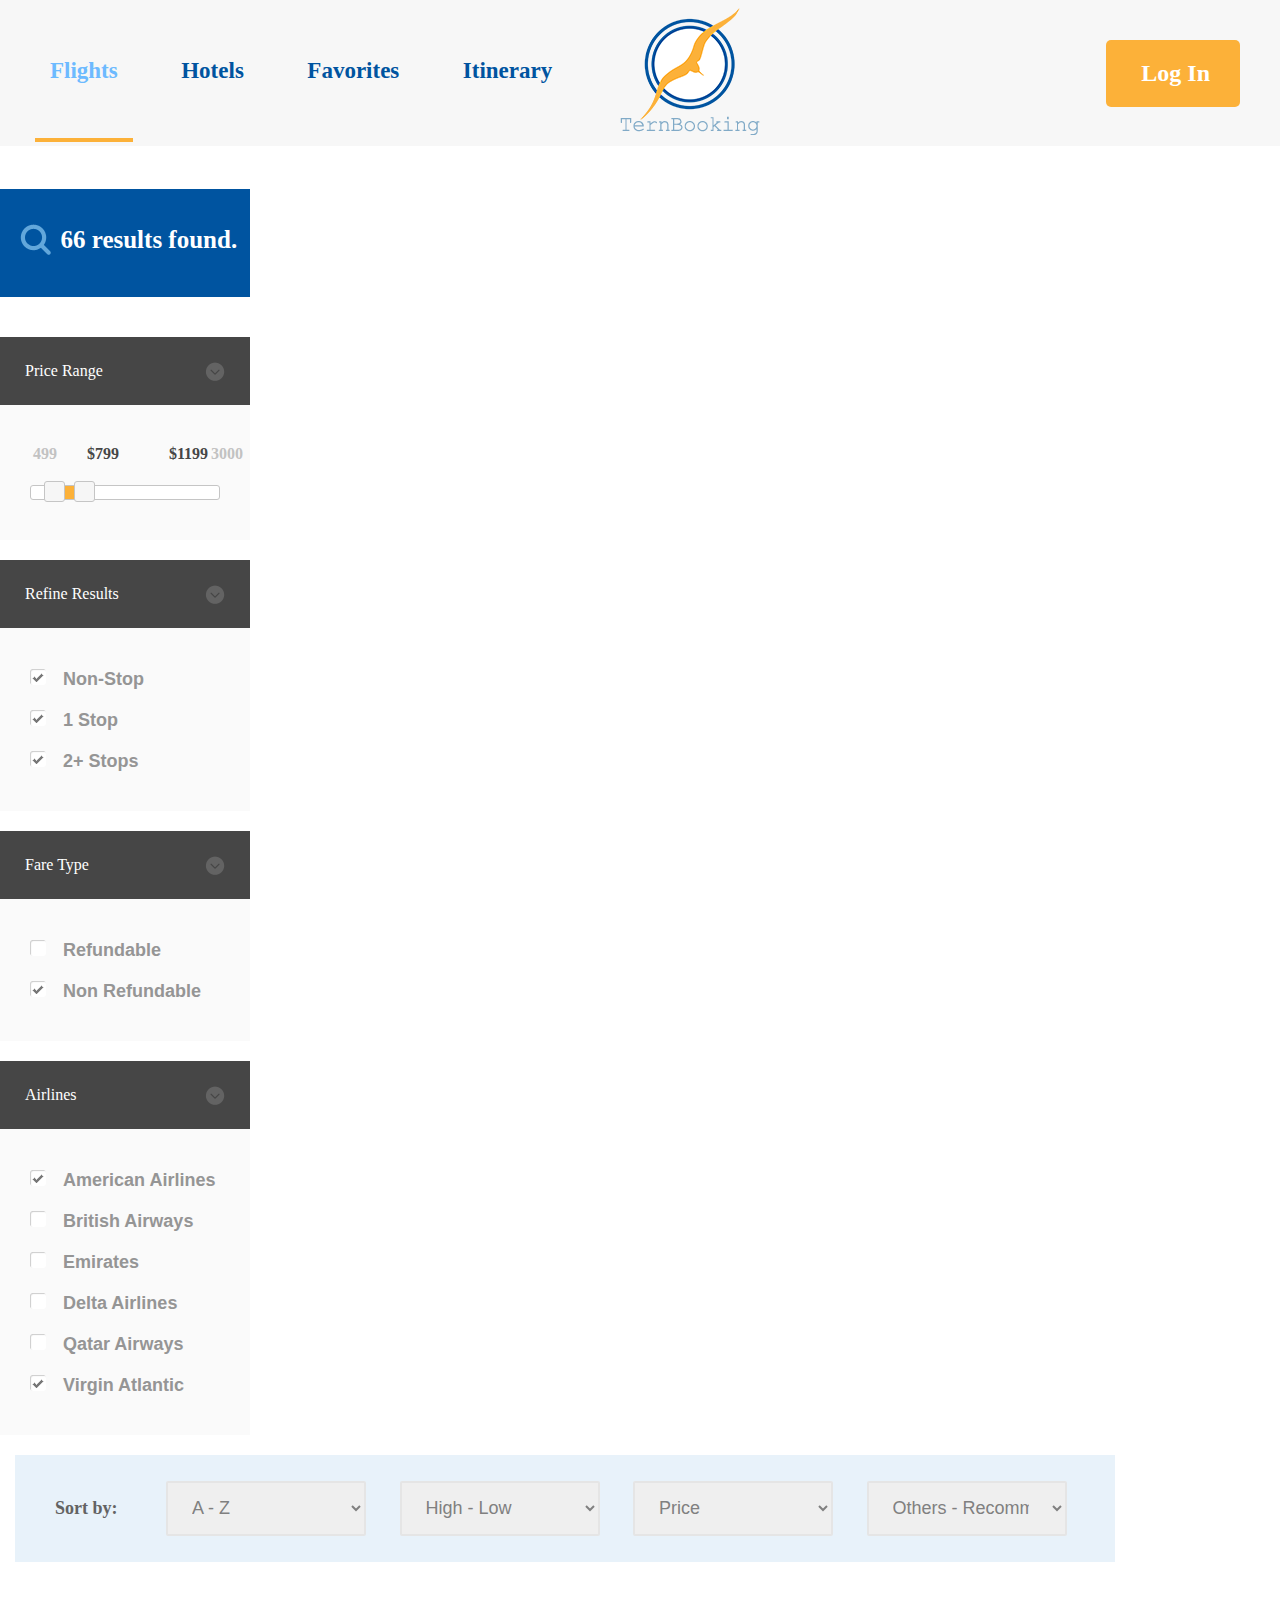
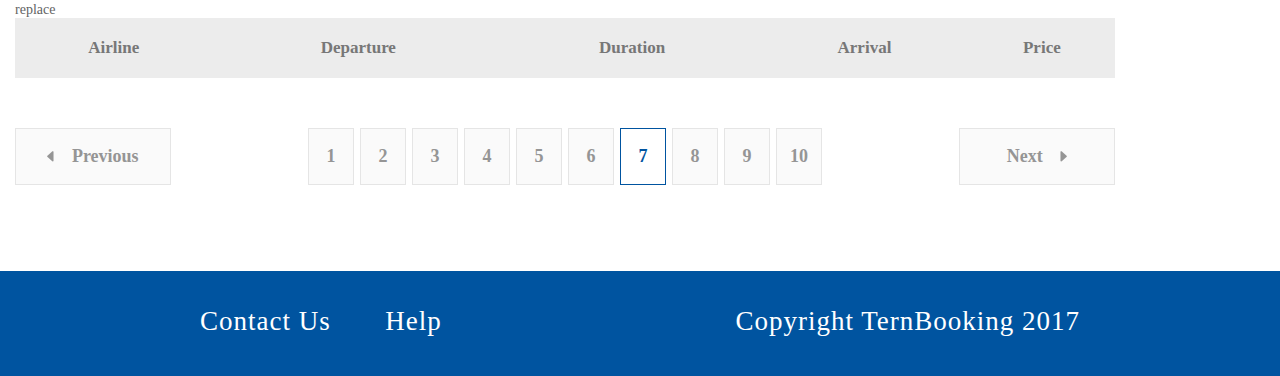
<file: html/flights/index.html>
<!DOCTYPE html>
<html lang="en">
<head>
    <meta charset="UTF-8">
    <title>Ternbooking</title>

    <link type="text/css" rel="stylesheet" href="/html/flights/style/index.css">
    <link type="text/css" rel="stylesheet" href="/html/common/javascript/lib/jquery-ui-1.12.1.custom/jquery-ui.min.css">
    <script type="text/javascript" src="/html/common/javascript/lib/jQuery/jquery-1.7.2.min.js"></script>
    <script type="text/javascript" src="/html/common/javascript/lib/jquery-ui-1.12.1.custom/jquery-ui.min.js"></script>
    <script type="text/javascript" src="/html/common/javascript/lib/jQueryValidate/jquery.validate.min.js"></script>
    <script type="text/javascript" src="/html/common/javascript/common.js"></script>
    <script type="text/javascript" src="/html/flights/javascript/index.js"></script>
</head>
<body>
<div id="j_header">
    <div class="nav">
        <ul>
            <li class="has-float-panel current" user-data-type="flights">
                <span>Flights</span>
                <div class="float-panel flights">
                    <form id="j_flights_form" action="/flights" method="post" autocomplete="off">
                        <div class="form-item left">
                            <label for="j_item_from">Flights from:</label>
                            <input id="j_item_from" name="from" type="text" placeholder="City or Airport" required/>
                        </div>
                        <div class="form-item right">
                            <label for="j_item_to">To:</label>
                            <input id="j_item_to" name="to" type="text" placeholder="City or Airport" required/>
                        </div>
                        <div class="form-item left">
                            <label for="j_item_departing">Departing:</label>
                            <input id="j_item_departing" name="departing" class="show-for-date" type="text"
                                   placeholder="Choose Date"/>
                            <img src="/html/common/images/icon_date.png"/>
                        </div>
                        <div class="form-item right">
                            <label for="j_item_returning">Returning:</label>
                            <input id="j_item_returning" name="returning" class="show-for-date" type="text"
                                   placeholder="Choose Date"/>
                            <img src="/html/common/images/icon_date.png"/>
                        </div>
                        <div class="form-item left">
                            <label for="j_item_flights_adult">Adult:</label>
                            <select id="j_item_flights_adult" name="flights_adult">
                                <option value="0" selected="selected">0</option>
                                <option value="1">1</option>
                                <option value="2">3</option>
                                <option value="4">4</option>
                                <option value="5">5</option>
                                <option value="6">6</option>
                            </select>
                        </div>
                        <div class="form-item right">
                            <label for="j_item_flights_child">Child:</label>
                            <select id="j_item_flights_child" name="flights_child">
                                <option value="0" selected="selected">0</option>
                                <option value="1">1</option>
                                <option value="2">3</option>
                                <option value="4">4</option>
                                <option value="5">5</option>
                                <option value="6">6</option>
                            </select>
                        </div>
                        <div class="button-container">
                            <input type="submit" value="SEARCH"/>
                        </div>
                    </form>
                </div>
            </li>
            <li class="has-float-panel" user-data-type="hotels">
                <span>Hotels</span>
                <div class="float-panel hotels">
                    <form id="j_hotels_form" action="/hotels" method="post" autocomplete="off">
                        <div class="form-item line">
                            <label for="j_item_hotel">City, Hotel or Area:</label>
                            <input id="j_item_hotel" name="hotel" type="text" placeholder="City, Hotel or Area"
                                   required/>
                        </div>
                        <div class="form-item left">
                            <label for="j_item_check_in">Check-in:</label>
                            <input id="j_item_check_in" name="check_in" class="show-for-date" type="text"
                                   placeholder="Choose Date"/>
                            <img src="/html/common/images/icon_date.png"/>
                        </div>
                        <div class="form-item right">
                            <label for="j_item_check_out">check-out:</label>
                            <input id="j_item_check_out" name="check_out" class="show-for-date" type="text"
                                   placeholder="Choose Date"/>
                            <img src="/html/common/images/icon_date.png"/>
                        </div>
                        <div class="form-item left">
                            <label for="j_item_hotel_adult">Adult:</label>
                            <select id="j_item_hotel_adult" name="hotel_adult">
                                <option value="0" selected="selected">0</option>
                                <option value="1">1</option>
                                <option value="2">3</option>
                                <option value="4">4</option>
                                <option value="5">5</option>
                                <option value="6">6</option>
                            </select>
                        </div>
                        <div class="form-item right">
                            <label for="j_item_hotel_child">Child:</label>
                            <select id="j_item_hotel_child" name="hotel_child">
                                <option value="0" selected="selected">0</option>
                                <option value="1">1</option>
                                <option value="2">3</option>
                                <option value="4">4</option>
                                <option value="5">5</option>
                                <option value="6">6</option>
                            </select>
                        </div>
                        <div class="form-item left">
                            <label for="j_item_room">Room:</label>
                            <select id="j_item_room" name="room">
                                <option value="0" selected="selected">0</option>
                                <option value="1">1</option>
                                <option value="2">3</option>
                                <option value="4">4</option>
                                <option value="5">5</option>
                                <option value="6">6</option>
                            </select>
                        </div>
                        <div class="form-item right">
                            <label for="j_item_add_room">Add Room:</label>
                            <select id="j_item_add_room" name="add_room">
                                <option value="0" selected="selected">0</option>
                                <option value="1">1</option>
                                <option value="2">3</option>
                                <option value="4">4</option>
                                <option value="5">5</option>
                                <option value="6">6</option>
                            </select>
                        </div>
                        <div class="button-container">
                            <input type="submit" value="SEARCH"/>
                        </div>
                    </form>
                </div>
            </li>
            <li class="to-jump-link" href="/favorites" target="_blank">
                <span>Favorites</span>
            </li>
            <li class="to-jump-link" href="/itinerary" target="_self">
                <span>Itinerary</span>
            </li>
        </ul>
    </div>
    <img src="/html/common/images/logo.png" class="logo"/>
    <div class="login">
        <!-- <a id="j_register" href="#">
            <img src="../common/images/icon_user.png" />
            <span>Create an Account</span>
        </a> -->
        <a id="j_login" class="has-float-panel" href="javascript: void( 0 )" user-data-type="login">
            <span id="username">Log In</span>

        </a>
    </div>
</div>
<div id="j_content">
    <form id="j_hidden_query_form" action="" method="post">
        <input id="j_hidden_price" name="price" type="hidden" value="[ 499, 799, 1199, 3000 ]"/>
        <input id="j_hidden_refine" name="refine" type="hidden" value='[ "NonStop", "1Stop", "2Stops" ]'/>
        <input id="j_hidden_fare" name="fare" type="hidden" value='[ "NonRefundable" ]'/>
        <input id="j_hidden_airlines" name="airlines" type="hidden" value='[ "AmericanAirlines", "VirginAtlantic" ]'/>

        <input id="j_hidden_airline_sort" name="airlineSort" type="hidden" value="AZ"/>
        <input id="j_hidden_class_sort" name="classSort" type="hidden" value="HighLow"/>
        <input id="j_hidden_price_sort" name="priceSort" type="hidden" value=""/>
        <input id="j_hidden_recommended_sort" name="recommendedSort" type="hidden" value="OthersRecommend"/>

        <input id="j_hidden_total_sum" name="totalSum" type="hidden" value="37"/>
        <input id="j_hidden_page_size" name="pageSize" type="hidden" value="4"/>
        <input id="j_hidden_current_page" name="currentPage" type="hidden" value="7"/>
    </form>
    <div class="search-result-container">
        <div class="left">
            <div class="resule-count">
                <img class="search" src="/html/common/images/icon_search.png"/>
                <span>66 results found.</span>
                <a href="#"><img src="/html/common/images/icon_right.png"/></a>
            </div>
            <ul>
                <li id="j_price_range_container">
                    <div class="title">
                            <span>
                                Price Range
                            </span>
                        <img src="/html/common/images/icon_down.png"/>
                    </div>
                    <div class="content">
                        <div class="show-range-container">
                            <span class="min"></span>
                            <span class="choice-low"></span>
                            <span class="max"></span>
                            <span class="choice-high"></span>
                        </div>
                        <div id="j_price_range_slider"></div>
                    </div>
                </li>
                <li id="j_refine_results_container" class="checkbox-container">
                    <div class="title">
                            <span>
                                Refine Results
                            </span>
                        <img src="/html/common/images/icon_down.png"/>
                    </div>
                    <div class="content">
                        <div class="item">
                            <input id="j_refine_results_NonStop" type="checkbox" value="NonStop"/>
                            <label for="j_refine_results_NonStop">
                                <span class="text">Non-Stop</span>
                            </label>
                        </div>
                        <div class="item">
                            <input id="j_refine_results_1Stop" type="checkbox" value="1Stop"/>
                            <label for="j_refine_results_1Stop">
                                <span class="text">1 Stop</span>
                            </label>
                        </div>
                        <div class="item">
                            <input id="j_refine_results_2Stops" type="checkbox" value="2Stops"/>
                            <label for="j_refine_results_2Stops">
                                <span class="text">2+ Stops</span>
                            </label>
                        </div>
                    </div>
                </li>
                <li id="j_fare_type_container" class="checkbox-container">
                    <div class="title">
                            <span>
                                Fare Type
                            </span>
                        <img src="/html/common/images/icon_down.png"/>
                    </div>
                    <div class="content">
                        <div class="item">
                            <input id="j_fare_type_Refundable" type="checkbox" value="Refundable"/>
                            <label for="j_fare_type_Refundable">
                                <span class="text">Refundable</span>
                            </label>
                        </div>
                        <div class="item">
                            <input id="j_fare_type_NonRefundable" type="checkbox" value="NonRefundable"/>
                            <label for="j_fare_type_NonRefundable">
                                <span class="text">Non Refundable</span>
                            </label>
                        </div>
                    </div>
                </li>
                <li id="j_airlines_container" class="checkbox-container">
                    <div class="title">
                            <span>
                                Airlines
                            </span>
                        <img src="/html/common/images/icon_down.png"/>
                    </div>
                    <div class="content">
                        <div class="item">
                            <input id="j_airlines_AmericanAirlines" type="checkbox" value="AmericanAirlines"/>
                            <label for="j_airlines_AmericanAirlines">
                                <span class="text">American Airlines</span>
                            </label>
                        </div>
                        <div class="item">
                            <input id="j_airlines_BritishAirways" type="checkbox" value="BritishAirways"/>
                            <label for="j_airlines_BritishAirways">
                                <span class="text">British Airways</span>
                            </label>
                        </div>
                        <div class="item">
                            <input id="j_airlines_Emirates" type="checkbox" value="Emirates"/>
                            <label for="j_airlines_Emirates">
                                <span class="text">Emirates</span>
                            </label>
                        </div>
                        <div class="item">
                            <input id="j_airlines_DeltaAirlines" type="checkbox" value="DeltaAirlines"/>
                            <label for="j_airlines_DeltaAirlines">
                                <span class="text">Delta Airlines</span>
                            </label>
                        </div>
                        <div class="item">
                            <input id="j_airlines_QatarAirways" type="checkbox" value="QatarAirways"/>
                            <label for="j_airlines_QatarAirways">
                                <span class="text">Qatar Airways</span>
                            </label>
                        </div>
                        <div class="item">
                            <input id="j_airlines_VirginAtlantic" type="checkbox" value="VirginAtlantic"/>
                            <label for="j_airlines_VirginAtlantic">
                                <span class="text">Virgin Atlantic</span>
                            </label>
                        </div>
                    </div>
                </li>
            </ul>
        </div>
        <div class="right">
            <div class="sort-by-container">
                <label>Sort by:</label>
                <select id="j_airline_sort">
                    <option value="" selected="selected">Airline</option>
                    <option value="AZ">A - Z</option>
                    <option value="ZA">Z - A</option>
                </select>
                <select id="j_class_sort">
                    <option value="" selected="selected">Class</option>
                    <option value="LowHigh">Low - High</option>
                    <option value="HighLow">High - Low</option>
                </select>
                <select id="j_price_sort">
                    <option value="" selected="selected">Price</option>
                    <option value="HighLow">High - Low</option>
                    <option value="LowHigh">Low - High</option>
                </select>
                <select id="j_recommended_sort">
                    <option value="" selected="selected">Recommended</option>
                    <option value="RecommendOthers">Recommend - Others</option>
                    <option value="OthersRecommend">Others - Recommend</option>
                </select>
            </div>
            <div class="result-table-container">
                <table>
                    <thead>
                    <tr>
                        <th>Airline</th>
                        <th>Departure</th>
                        <th>Duration</th>
                        <th>Arrival</th>
                        <th>Price</th>
                    </tr>
                    </thead>
                    <tbody>
                    <script>
                                function heartChange (elem) {
                                    if(document.getElementById(elem.id).src.includes("/common/images/icon_heart_gray.png")){
                                        document.getElementById(elem.id).src='/html/common/images/icon_heart_red.png';
                                    } else{
                                        document.getElementById(elem.id).src="/html/common/images/icon_heart_gray.png";
                                    }

                                }

                    </script>

                    replace

                    </tbody>
                </table>
            </div>
            <div class="page-container">
                <a id="j_previous">
                    <i></i>
                    <span>Previous</span>
                </a>
                <div class="page-number">
                </div>
                <a id="j_next">
                    <span>Next</span>
                    <i></i>
                </a>
            </div>
        </div>
    </div>
</div>
<div id="j_footer">
    <p class="left">
        <a href="#" target="_blank">Contact Us</a>
        <a href="#" target="_blank">Help</a>
    </p>
    <p class="right">
        <span>Copyright TernBooking 2017</span>
    </p>
</div>
</body>
</html>
</file>
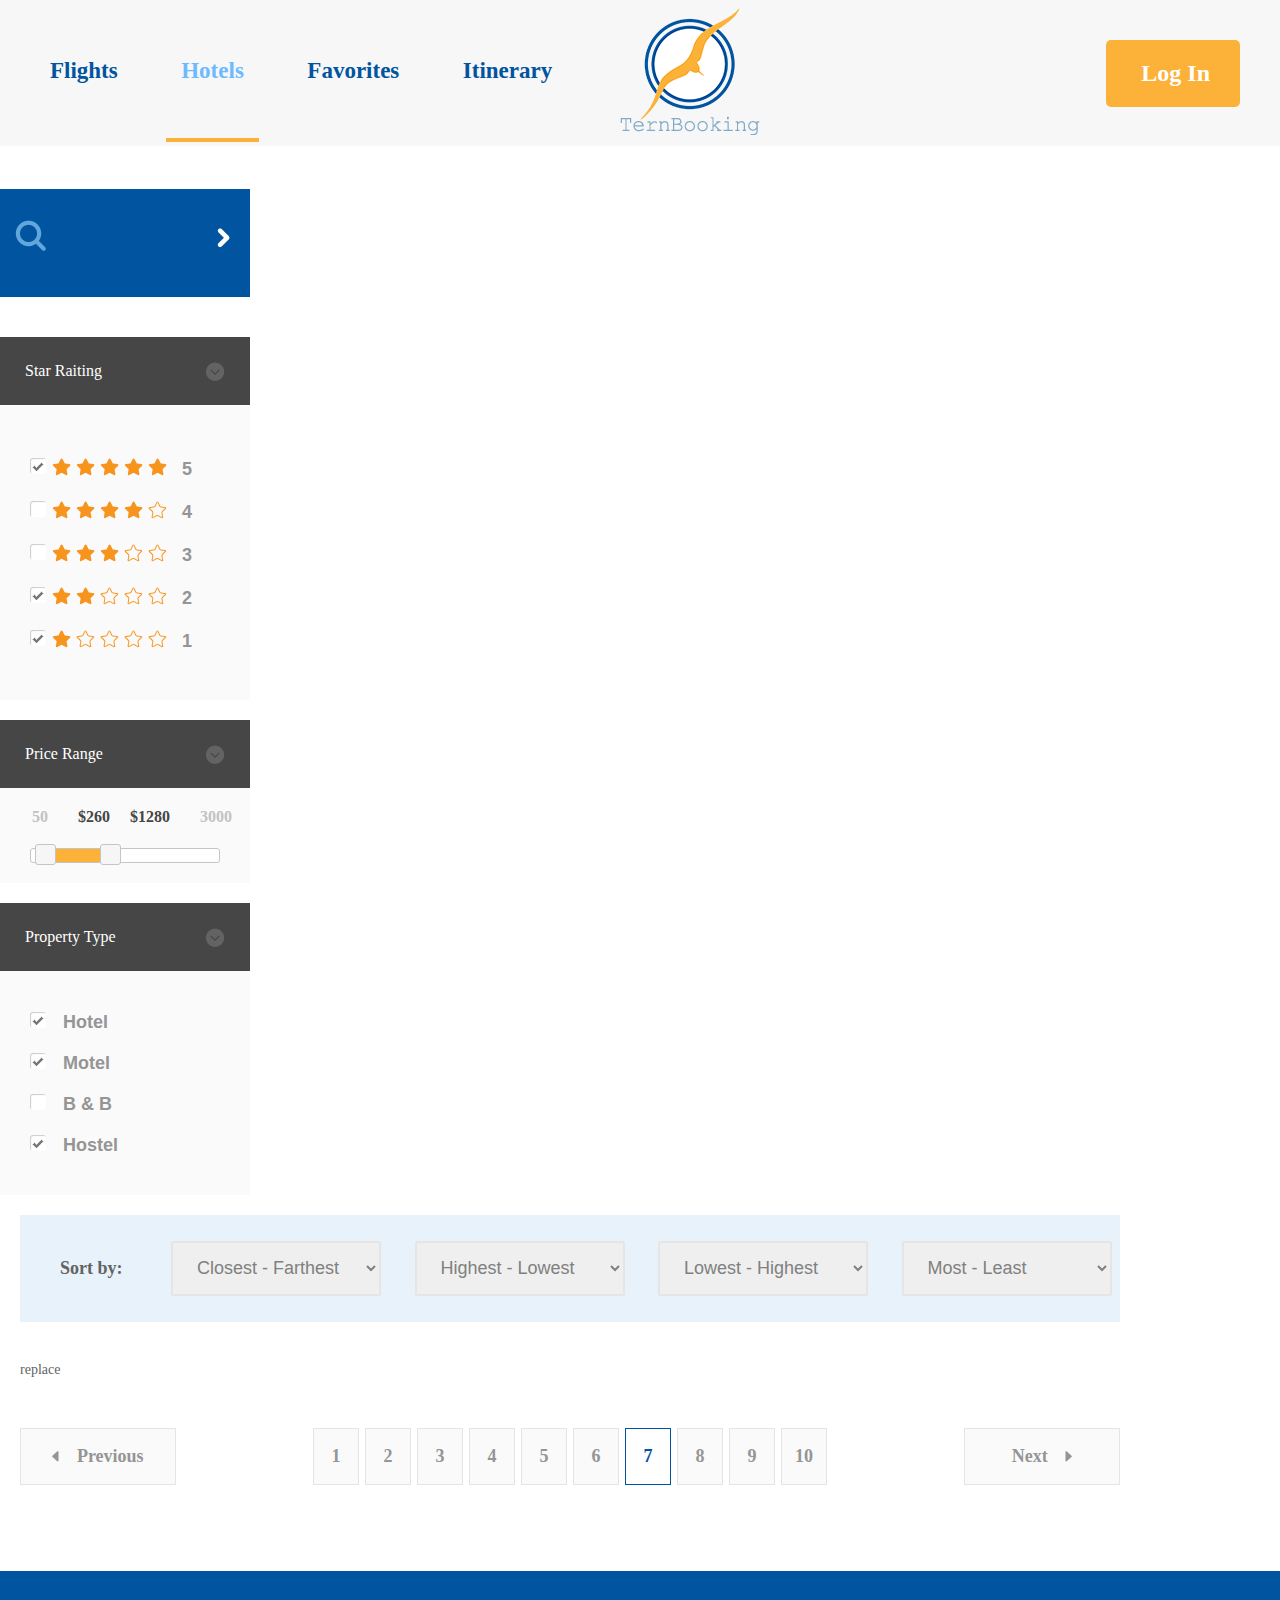
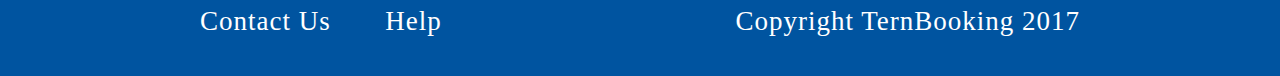
<file: html/hotel/index.html>
<!DOCTYPE html>
<html lang="en">
<head>
    <meta charset="UTF-8">
    <title>Ternbooking</title>

    <link type="text/css" rel="stylesheet" href="/html/hotel/style/index.css">
    <link type="text/css" rel="stylesheet" href="/html/common/javascript/lib/jquery-ui-1.12.1.custom/jquery-ui.min.css">
    <script type="text/javascript" src="/html/common/javascript/lib/jQuery/jquery-1.7.2.min.js"></script>
    <script type="text/javascript" src="/html/common/javascript/lib/jquery-ui-1.12.1.custom/jquery-ui.min.js"></script>
    <script type="text/javascript" src="/html/common/javascript/lib/jQueryValidate/jquery.validate.min.js"></script>
    <script type="text/javascript" src="/html/common/javascript/common.js"></script>
    <script type="text/javascript" src="/html/hotel/javascript/index.js"></script>
</head>
<body>
    <div id="j_header">
        <div class="nav">
            <ul>
                <li class="has-float-panel" user-data-type="flights">
                    <span>Flights</span>
                    <div class="float-panel flights">
                        <form id="j_flights_form" action="/flights" method="post" autocomplete="off">
                            <div class="form-item left">
                                <label for="j_item_from">Flights from:</label>
                                <input id="j_item_from" name="from" type="text" placeholder="City or Airport" required />
                            </div><div class="form-item right">
                                <label for="j_item_to">To:</label>
                                <input id="j_item_to" name="to" type="text" placeholder="City or Airport" required />
                            </div>
                            <div class="form-item left">
                                <label for="j_item_departing">Departing:</label>
                                <input id="j_item_departing" name="departing" class="show-for-date" type="text" placeholder="Choose Date" />
                                <img src="/html/common/images/icon_date.png"/>
                            </div><div class="form-item right">
                                <label for="j_item_returning">Returning:</label>
                                <input id="j_item_returning" name="returning" class="show-for-date" type="text" placeholder="Choose Date" />
                                <img src="/html/common/images/icon_date.png"/>
                            </div>
                            <div class="form-item left">
                                <label for="j_item_flights_adult">Adult:</label>
                                <select id="j_item_flights_adult" name="flights_adult">
                                    <option value="0" selected="selected">0</option>
                                    <option value="1">1</option>
                                    <option value="2">3</option>
                                    <option value="4">4</option>
                                    <option value="5">5</option>
                                    <option value="6">6</option>
                                </select>
                            </div><div class="form-item right">
                                <label for="j_item_flights_child">Child:</label>
                                <select id="j_item_flights_child" name="flights_child">
                                    <option value="0" selected="selected">0</option>
                                    <option value="1">1</option>
                                    <option value="2">3</option>
                                    <option value="4">4</option>
                                    <option value="5">5</option>
                                    <option value="6">6</option>
                                </select>
                            </div>
                            <div class="button-container">
                                <input type="submit" value="SEARCH" />
                            </div>
                        </form>
                    </div>
                </li>
                <li class="has-float-panel current" user-data-type="hotels">
                    <span>Hotels</span>
                    <div class="float-panel hotels">
                        <form id="j_hotels_form" action="/hotels" method="post" autocomplete="off">
                            <div class="form-item line">
                                <label for="j_item_hotel">City, Hotel or Area:</label>
                                <input id="j_item_hotel" name="hotel" type="text" placeholder="City, Hotel or Area" required />
                            </div>
                            <div class="form-item left">
                                <label for="j_item_check_in">Check-in:</label>
                                <input id="j_item_check_in" name="check_in" class="show-for-date" type="text" placeholder="Choose Date" />
                                <img src="/html/common/images/icon_date.png"/>
                            </div><div class="form-item right">
                                <label for="j_item_check_out">check-out:</label>
                                <input id="j_item_check_out" name="check_out" class="show-for-date" type="text" placeholder="Choose Date" />
                                <img src="/html/common/images/icon_date.png"/>
                            </div>
                            <div class="form-item left">
                                <label for="j_item_hotel_adult">Adult:</label>
                                <select id="j_item_hotel_adult" name="hotel_adult">
                                    <option value="0" selected="selected">0</option>
                                    <option value="1">1</option>
                                    <option value="2">3</option>
                                    <option value="4">4</option>
                                    <option value="5">5</option>
                                    <option value="6">6</option>
                                </select>
                            </div><div class="form-item right">
                                <label for="j_item_hotel_child">Child:</label>
                                <select id="j_item_hotel_child" name="hotel_child">
                                    <option value="0" selected="selected">0</option>
                                    <option value="1">1</option>
                                    <option value="2">3</option>
                                    <option value="4">4</option>
                                    <option value="5">5</option>
                                    <option value="6">6</option>
                                </select>
                            </div>
                            <div class="form-item left">
                                <label for="j_item_room">Room:</label>
                                <select id="j_item_room" name="room">
                                    <option value="0" selected="selected">0</option>
                                    <option value="1">1</option>
                                    <option value="2">3</option>
                                    <option value="4">4</option>
                                    <option value="5">5</option>
                                    <option value="6">6</option>
                                </select>
                            </div><div class="form-item right">
                                <label for="j_item_add_room">Add Room:</label>
                                <select id="j_item_add_room" name="add_room">
                                    <option value="0" selected="selected">0</option>
                                    <option value="1">1</option>
                                    <option value="2">3</option>
                                    <option value="4">4</option>
                                    <option value="5">5</option>
                                    <option value="6">6</option>
                                </select>
                            </div>
                            <div class="button-container">
                                <input type="submit" value="SEARCH" />
                            </div>
                        </form>
                    </div>
                </li>
                <li class="to-jump-link" href="/favorites" target="_blank">
                    <span>Favorites</span>
                </li>
                <li class="to-jump-link" href="/itinerary" target="_self">
                    <span>Itinerary</span>
                </li>
            </ul>
        </div>
        <img src="/html/common/images/logo.png" class="logo" />
        <div class="login">
            <!-- <a id="j_register" href="#">
                <img src="/html/common/images/icon_user.png" />
                <span>Create an Account</span>
            </a> -->
            <a id="j_login" class="has-float-panel" href="javascript: void( 0 )" user-data-type="login">
                <span id="username">Log In</span>
            </a>
        </div>
    </div>
    <div id="j_content">
        <form id="j_hidden_query_form" action="" method="post">
            <input id="j_hidden_stars" name="stars" type="hidden" value="[ 5, 2, 1 ]" />
            <input id="j_hidden_price" name="price" type="hidden" value="[ 50, 260, 1280, 3000 ]" />
            <input id="j_hidden_property" name="property" type="hidden" value='[ "hotel", "motel", "hostel" ]' />

            <input id="j_hidden_distance_sort" name="distanceSort" type="hidden" value="ClosestFarthest" />
            <input id="j_hidden_price_sort" name="priceSort" type="hidden" value="HighestLowest" />
            <input id="j_hidden_rating_sort" name="ratingSort" type="hidden" value="LowestHighest" />
            <input id="j_hidden_recommended_sort" name="recommendedSort" type="hidden" value="MostLeast" />

            <input id="j_hidden_total_sum" name="totalSum" type="hidden" value="37" />
            <input id="j_hidden_page_size" name="pageSize" type="hidden" value="4" />
            <input id="j_hidden_current_page" name="currentPage" type="hidden" value="7" />
        </form>

        <div class="search-result-container">
            <div class="left">
                <div class="resule-count">
                    <img class="search" src="/html/common/images/icon_search.png" />
                    <a href="#"><img src="/html/common/images/icon_right.png" /></a>
                </div>
                <ul>
                    <li id="j_star_raiting_container">
                        <div class="title">
                            <span>
                                Star Raiting
                            </span>
                            <img src="/html/common/images/icon_down.png" />
                        </div>
                        <div class="content">
                            <div class="item">
                                <input id="j_star_raiting_5" type="checkbox" value="5" />
                                <label for="j_star_raiting_5">
                                    <span class="img-container">
                                        <img src="/html/common/images/icon_full_star.png" />
                                        <img src="/html/common/images/icon_full_star.png" />
                                        <img src="/html/common/images/icon_full_star.png" />
                                        <img src="/html/common/images/icon_full_star.png" />
                                        <img src="/html/common/images/icon_full_star.png" />
                                    </span>
                                    <span class="text">5</span>
                                </label>
                            </div>
                            <div class="item">
                                <input id="j_star_raiting_4" type="checkbox" value="4" />
                                <label for="j_star_raiting_4">
                                    <span class="img-container">
                                        <img src="/html/common/images/icon_full_star.png" />
                                        <img src="/html/common/images/icon_full_star.png" />
                                        <img src="/html/common/images/icon_full_star.png" />
                                        <img src="/html/common/images/icon_full_star.png" />
                                        <img src="/html/common/images/icon_star.png" />
                                    </span>
                                    <span class="text">4</span>
                                </label>
                            </div>
                            <div class="item">
                                <input id="j_star_raiting_3" type="checkbox" value="3" />
                                <label for="j_star_raiting_3">
                                    <span class="img-container">
                                        <img src="/html/common/images/icon_full_star.png" />
                                        <img src="/html/common/images/icon_full_star.png" />
                                        <img src="/html/common/images/icon_full_star.png" />
                                        <img src="/html/common/images/icon_star.png" />
                                        <img src="/html/common/images/icon_star.png" />
                                    </span>
                                    <span class="text">3</span>
                                </label>
                            </div>
                            <div class="item">
                                <input id="j_star_raiting_2" type="checkbox" value="2" />
                                <label for="j_star_raiting_2">
                                    <span class="img-container">
                                        <img src="/html/common/images/icon_full_star.png" />
                                        <img src="/html/common/images/icon_full_star.png" />
                                        <img src="/html/common/images/icon_star.png" />
                                        <img src="/html/common/images/icon_star.png" />
                                        <img src="/html/common/images/icon_star.png" />
                                    </span>
                                    <span class="text">2</span>
                                </label>
                            </div>
                            <div class="item">
                                <input id="j_star_raiting_1" type="checkbox" value="1" />
                                <label for="j_star_raiting_1">
                                    <span class="img-container">
                                        <img src="/html/common/images/icon_full_star.png" />
                                        <img src="/html/common/images/icon_star.png" />
                                        <img src="/html/common/images/icon_star.png" />
                                        <img src="/html/common/images/icon_star.png" />
                                        <img src="/html/common/images/icon_star.png" />
                                    </span>
                                    <span class="text">1</span>
                                </label>
                            </div>
                        </div>
                    </li>
                    <li id="j_price_range_container">
                        <div class="title">
                            <span>
                                Price Range
                            </span>
                            <img src="/html/common/images/icon_down.png" />
                        </div>
                        <div class="content">
                            <div class="show-range-container">
                                <span class="min"></span>
                                <span class="choice-low"></span>
                                <span class="max"></span>
                                <span class="choice-high"></span>
                            </div>
                            <div id="j_price_range_slider"></div>
                        </div>
                    </li>
                    <li id="j_property_type_container">
                        <div class="title">
                            <span>
                                Property Type
                            </span>
                            <img src="/html/common/images/icon_down.png" />
                        </div>
                        <div class="content">
                            <div class="item">
                                <input id="j_property_type_hotel" type="checkbox" value="hotel" />
                                <label for="j_property_type_hotel">
                                    <span class="text">Hotel</span>
                                </label>
                            </div>
                            <div class="item">
                                <input id="j_property_type_motel" type="checkbox" value="motel" />
                                <label for="j_property_type_motel">
                                    <span class="text">Motel</span>
                                </label>
                            </div>
                            <div class="item">
                                <input id="j_property_type_b&b" type="checkbox" value="b&b" />
                                <label for="j_property_type_b&b">
                                    <span class="text">B & B</span>
                                </label>
                            </div>
                            <div class="item">
                                <input id="j_property_type_hostel" type="checkbox" value="hostel" />
                                <label for="j_property_type_hostel">
                                    <span class="text">Hostel</span>
                                </label>
                            </div>
                        </div>
                    </li>
                </ul>
            </div><div class="right">
                <div class="sort-by-container">
                    <label>Sort by:</label>
                    <select id="j_distance_sort">
                        <option value="" selected="selected">Distance</option>
                        <option value="FarthestClosest">Farthest - Closest</option>
                        <option value="ClosestFarthest">Closest - Farthest</option>
                    </select>
                    <select id="j_price_sort">
                        <option value="" selected="selected">Price</option>
                        <option value="HighestLowest">Highest - Lowest</option>
                        <option value="LowestHighest">Lowest - Highest</option>
                    </select>
                    <select id="j_rating_sort">
                        <option value="" selected="selected">Rating</option>
                        <option value="HighestLowest">Highest - Lowest</option>
                        <option value="LowestHighest">Lowest - Highest</option>
                    </select>
                    <select id="j_recommended_sort">
                        <option value="" selected="selected">Recommended</option>
                        <option value="MostLeast">Most - Least</option>
                        <option value="LeastMost">Least - Most</option>
                    </select>
                </div>
                <div class="result-list-container">
                    <script>
                                function heartChange (elem) {
                                    if(document.getElementById(elem.id).src.includes("/common/images/icon_heart_gray.png")){
                                        document.getElementById(elem.id).src='/html/common/images/icon_heart_red.png';
                                    } else{
                                        document.getElementById(elem.id).src="/html/common/images/icon_heart_gray.png";
                                    }

                                    //$.post("/HF",{i:elem.id});

                                }

                    </script>
                    <ul>
                        replace
                    </ul>
                </div>
                <div class="page-container">
                    <a id="j_previous">
                        <i></i>
                        <span>Previous</span>
                    </a>
                    <div class="page-number">
                    </div>
                    <a id="j_next">
                        <span>Next</span>
                        <i></i>
                    </a>
                </div>
            </div>
        </div>
    </div>
    <div id="j_footer">
        <p class="left">
            <a href="#" target="_blank">Contact Us</a>
            <a href="#" target="_blank">Help</a>
        </p>
        <p class="right">
            <span>Copyright TernBooking 2017</span>
        </p>
    </div>
</body>
</html>
</file>
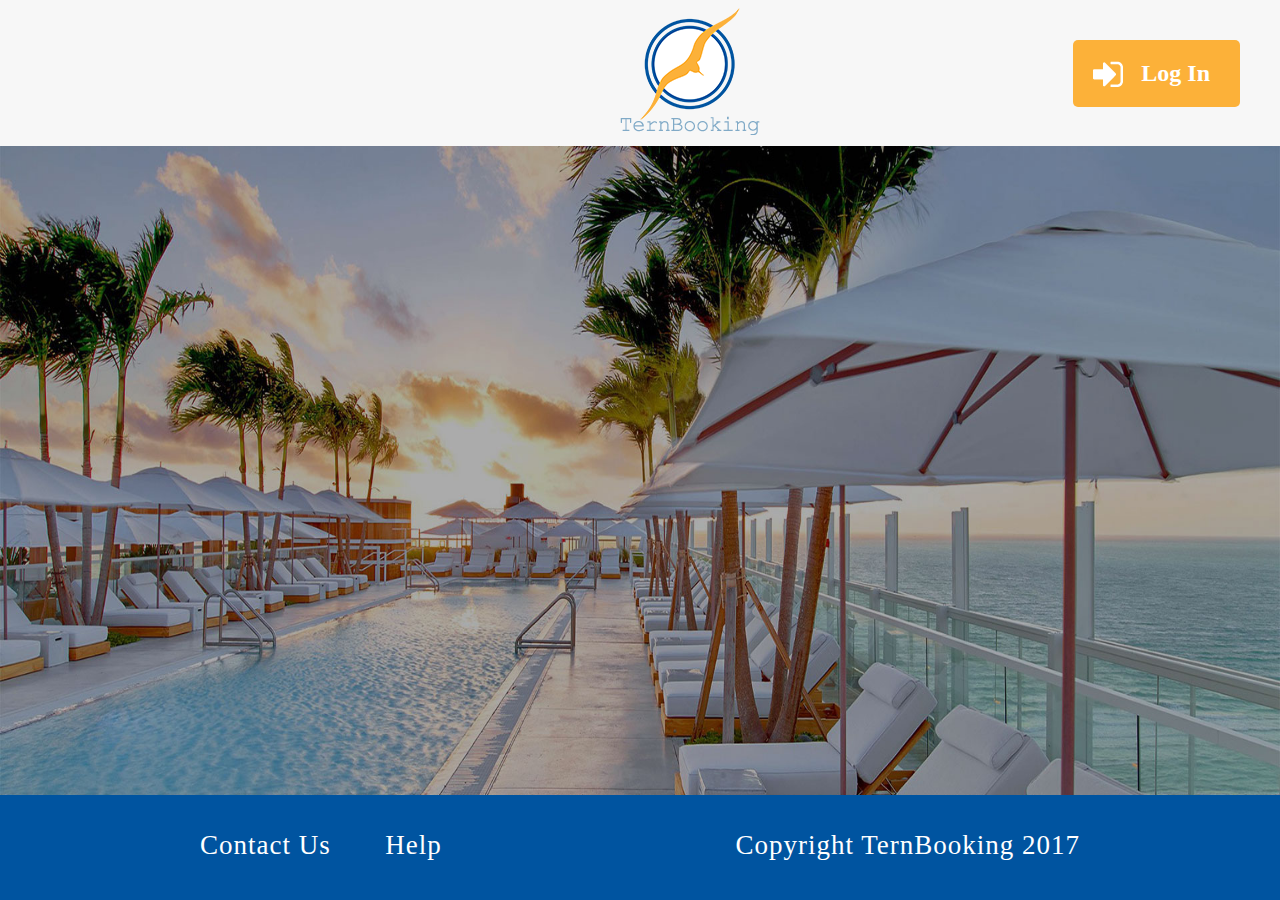
<file: html/index/index.html>
<!DOCTYPE html>
<html lang="en">
<head>
    <meta charset="UTF-8">
    <title>Ternbooking</title>

    <link type="text/css" rel="stylesheet" href="/html/index/style/index.css">
    <link type="text/css" rel="stylesheet" href="/html/common/javascript/lib/jquery-ui-1.12.1.custom/jquery-ui.min.css">
    <script type="text/javascript" src="/html/common/javascript/lib/jQuery/jquery-1.7.2.min.js"></script>
    <script type="text/javascript" src="/html/common/javascript/lib/jquery-ui-1.12.1.custom/jquery-ui.min.js"></script>
    <script type="text/javascript" src="/html/common/javascript/lib/jQueryValidate/jquery.validate.min.js"></script>
    <script type="text/javascript" src="/html/common/javascript/common.js"></script>
    <script type="text/javascript" src="/html/index/javascript/index.js"></script>
</head>
<body>
    <div id="j_header">
        <div class="nav">
            <ul>
                <li class="has-float-panel" user-data-type="flights">
                    <!-- <span>Flights</span> -->
                    <div class="float-panel flights">
                        <form id="j_flights_form" action="/flights" method="post" autocomplete="off">
                            <div class="form-item left">
                                <label for="j_item_from">Flights from:</label>
                                <input id="j_item_from" name="from" type="text" placeholder="City or Airport" required />
                            </div><div class="form-item right">
                                <label for="j_item_to">To:</label>
                                <input id="j_item_to" name="to" type="text" placeholder="City or Airport" required />
                            </div>
                            <div class="form-item left">
                                <label for="j_item_departing">Departing:</label>
                                <input id="j_item_departing" name="departing" class="show-for-date" type="text" placeholder="Choose Date" />
                                <img src="/html/common/images/icon_date.png"/>
                            </div><div class="form-item right">
                                <label for="j_item_returning">Returning:</label>
                                <input id="j_item_returning" name="returning" class="show-for-date" type="text" placeholder="Choose Date" />
                                <img src="/html//common/images/icon_date.png"/>
                            </div>
                            <div class="form-item left">
                                <label for="j_item_flights_adult">Adult:</label>
                                <select id="j_item_flights_adult" name="flights_adult">
                                    <option value="0" selected="selected">0</option>
                                    <option value="1">1</option>
                                    <option value="2">3</option>
                                    <option value="4">4</option>
                                    <option value="5">5</option>
                                    <option value="6">6</option>
                                </select>
                            </div><div class="form-item right">
                                <label for="j_item_flights_child">Child:</label>
                                <select id="j_item_flights_child" name="flights_child">
                                    <option value="0" selected="selected">0</option>
                                    <option value="1">1</option>
                                    <option value="2">3</option>
                                    <option value="4">4</option>
                                    <option value="5">5</option>
                                    <option value="6">6</option>
                                </select>
                            </div>
                            <div class="button-container">
                                <input type="submit" value="SEARCH" />
                            </div>
                        </form>
                    </div>
                </li>
                <li class="has-float-panel" user-data-type="hotels">
                    <!-- <span>Hotels</span> -->
                    <div class="float-panel hotels">
                        <form id="j_hotels_form" action="/hotels" method="post" autocomplete="off">
                            <div class="form-item line">
                                <label for="j_item_hotel">City, Hotel or Area:</label>
                                <input id="j_item_hotel" name="hotel" type="text" placeholder="City, Hotel or Area" required />
                            </div>
                            <div class="form-item left">
                                <label for="j_item_check_in">Check-in:</label>
                                <input id="j_item_check_in" name="check_in" class="show-for-date" type="text" placeholder="Choose Date" />
                                <img src="/html/common/images/icon_date.png"/>
                            </div><div class="form-item right">
                                <label for="j_item_check_out">check-out:</label>
                                <input id="j_item_check_out" name="check_out" class="show-for-date" type="text" placeholder="Choose Date" />
                                <img src="/html/common/images/icon_date.png"/>
                            </div>
                            <div class="form-item left">
                                <label for="j_item_hotel_adult">Adult:</label>
                                <select id="j_item_hotel_adult" name="hotel_adult">
                                    <option value="0" selected="selected">0</option>
                                    <option value="1">1</option>
                                    <option value="2">3</option>
                                    <option value="4">4</option>
                                    <option value="5">5</option>
                                    <option value="6">6</option>
                                </select>
                            </div><div class="form-item right">
                                <label for="j_item_hotel_child">Child:</label>
                                <select id="j_item_hotel_child" name="hotel_child">
                                    <option value="0" selected="selected">0</option>
                                    <option value="1">1</option>
                                    <option value="2">3</option>
                                    <option value="4">4</option>
                                    <option value="5">5</option>
                                    <option value="6">6</option>
                                </select>
                            </div>
                            <div class="form-item left">
                                <label for="j_item_room">Room:</label>
                                <select id="j_item_room" name="room">
                                    <option value="0" selected="selected">0</option>
                                    <option value="1">1</option>
                                    <option value="2">3</option>
                                    <option value="4">4</option>
                                    <option value="5">5</option>
                                    <option value="6">6</option>
                                </select>
                            </div><div class="form-item right">
                                <label for="j_item_add_room">Add Room:</label>
                                <select id="j_item_add_room" name="add_room">
                                    <option value="0" selected="selected">0</option>
                                    <option value="1">1</option>
                                    <option value="2">3</option>
                                    <option value="4">4</option>
                                    <option value="5">5</option>
                                    <option value="6">6</option>
                                </select>
                            </div>
                            <div class="button-container">
                                <input type="submit" value="SEARCH" />
                            </div>
                        </form>
                    </div>
                </li>
                <li class="to-jump-link" href="/cruises" target="_blank">
                    <!-- <span>Cruises</span> -->
                </li>
                <li class="to-jump-link" href="/bundles" target="_blank">
                    <!-- <span>Bundles</span> -->
                </li>
                <li class="to-jump-link" href="/itinerary" target="_self">
                    <!-- <span>Itinerary</span> -->
                </li>
            </ul>
        </div>
        <img src="/html/common/images/logo.png" class="logo" />
        <div class="login">
            <!--<a id="j_register" href="#">-->
                <!-- <img src="../common/images/icon_user.png" />
                <span>Create an Account</span>
            </a> -->
            <a id="j_login" class="has-float-panel" href="javascript: void( 0 )" user-data-type="login">
                <img src="/html/common/images/icon_login.png" />
                <span>Log In</span>
                <div class="float-panel login">
                    <form id="j_login_form" action="/liAPI" method="post" autocomplete="off">
                        <div class="form-item line">
                            <label for="j_item_username">Email</label>
                            <input id="j_item_username" name="Email" type="text" placeholder="Type your Email" required />
                        </div>
                        <div class="form-item line">
                            <label for="j_item_password">Password</label>
                            <input style="height:50px; width:354px" id="j_item_password" name="passwd" type="password" placeholder="Type your password" required />
                        </div>
                        <div class="button-container">
                            <input type="submit" value="SIGN IN" />
                        </div>
                    </form>
                </div>
            </a>
        </div>
    </div>
    <div id="j_content">
        <!-- <a id="j_help" href="#">
            <img src="../common/images/icon_how.png" />
            <span>How it works</span>
        </a> -->
        <!-- <a id="j_register_large" href="#">
            <img src="../common/images/icon_user.png" />
            <span>Create an Account</span>
        </a> -->
    </div>
    <div id="j_footer">
        <p class="left">
            <a href="#" target="_blank">Contact Us</a>
            <a href="#" target="_blank">Help</a>
        </p>
        <p class="right">
            <span>Copyright TernBooking 2017</span>
        </p>
    </div>
</body>
</html>
</file>
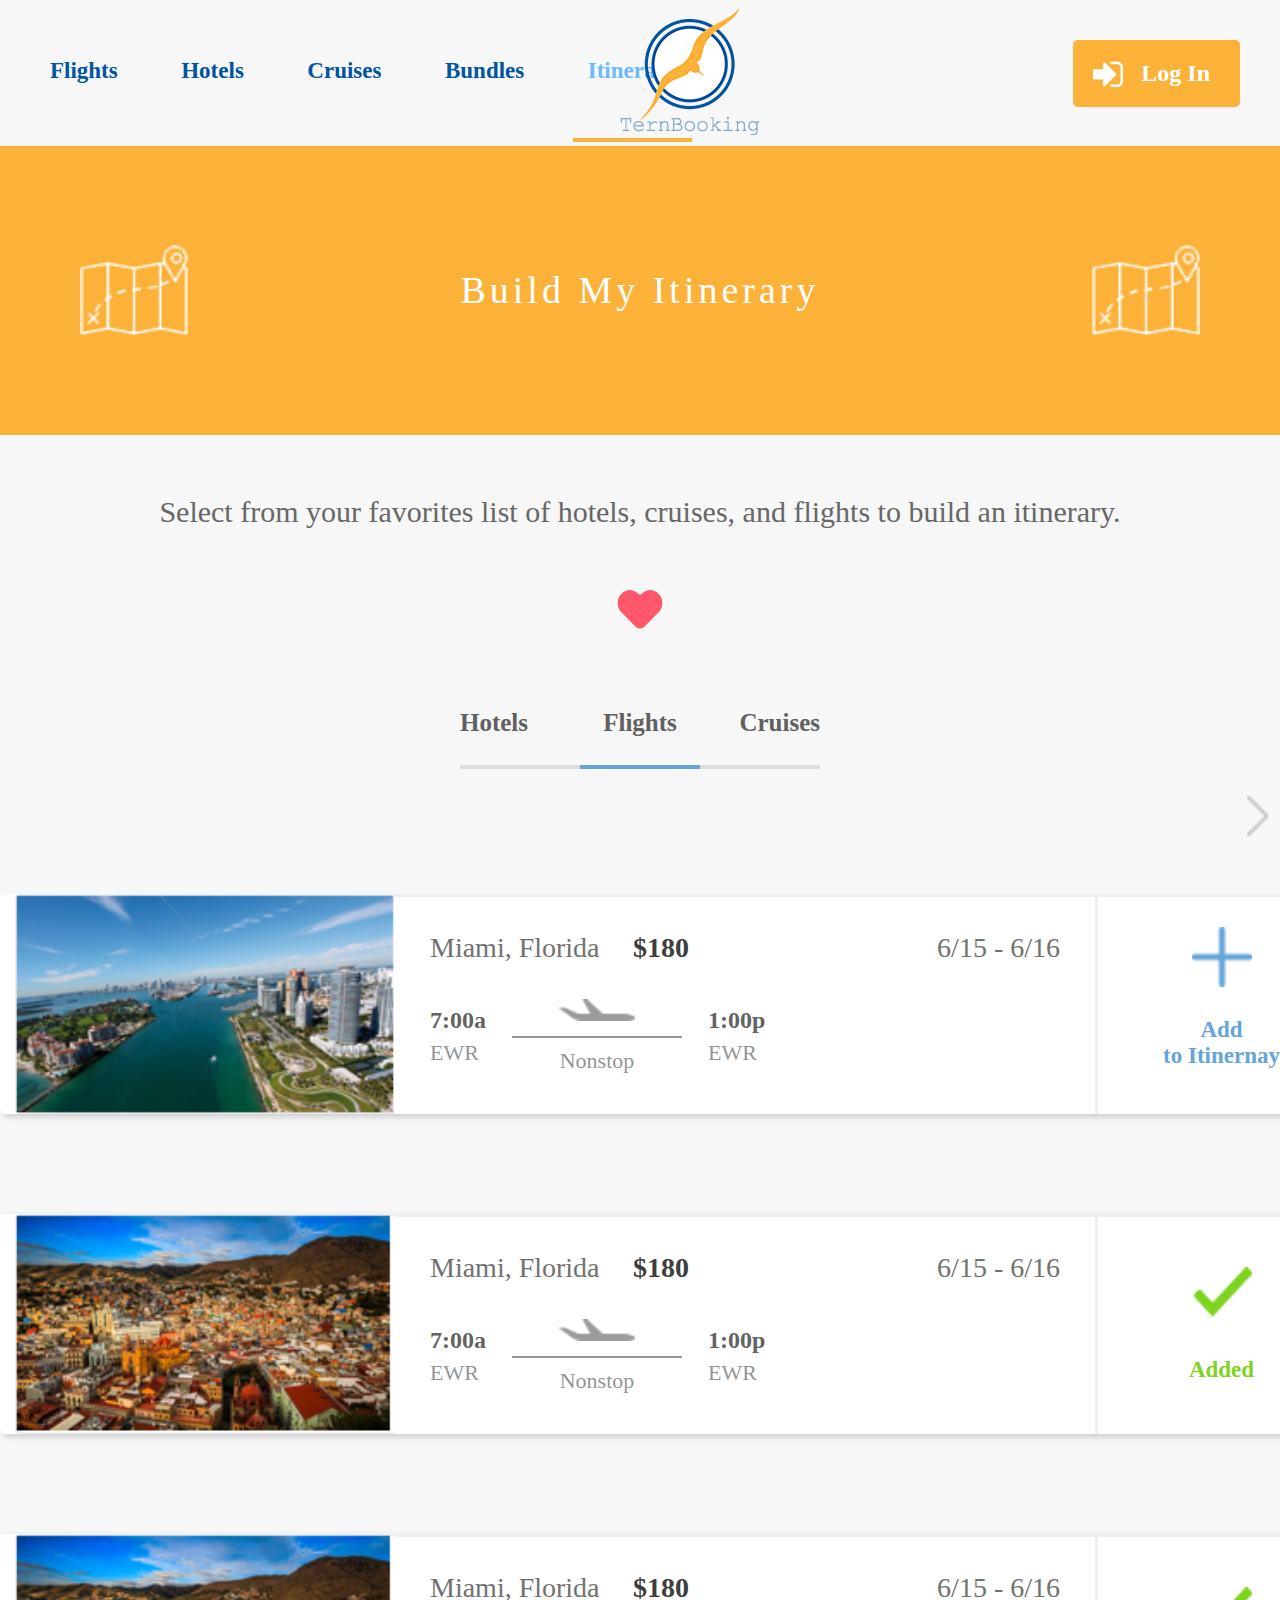
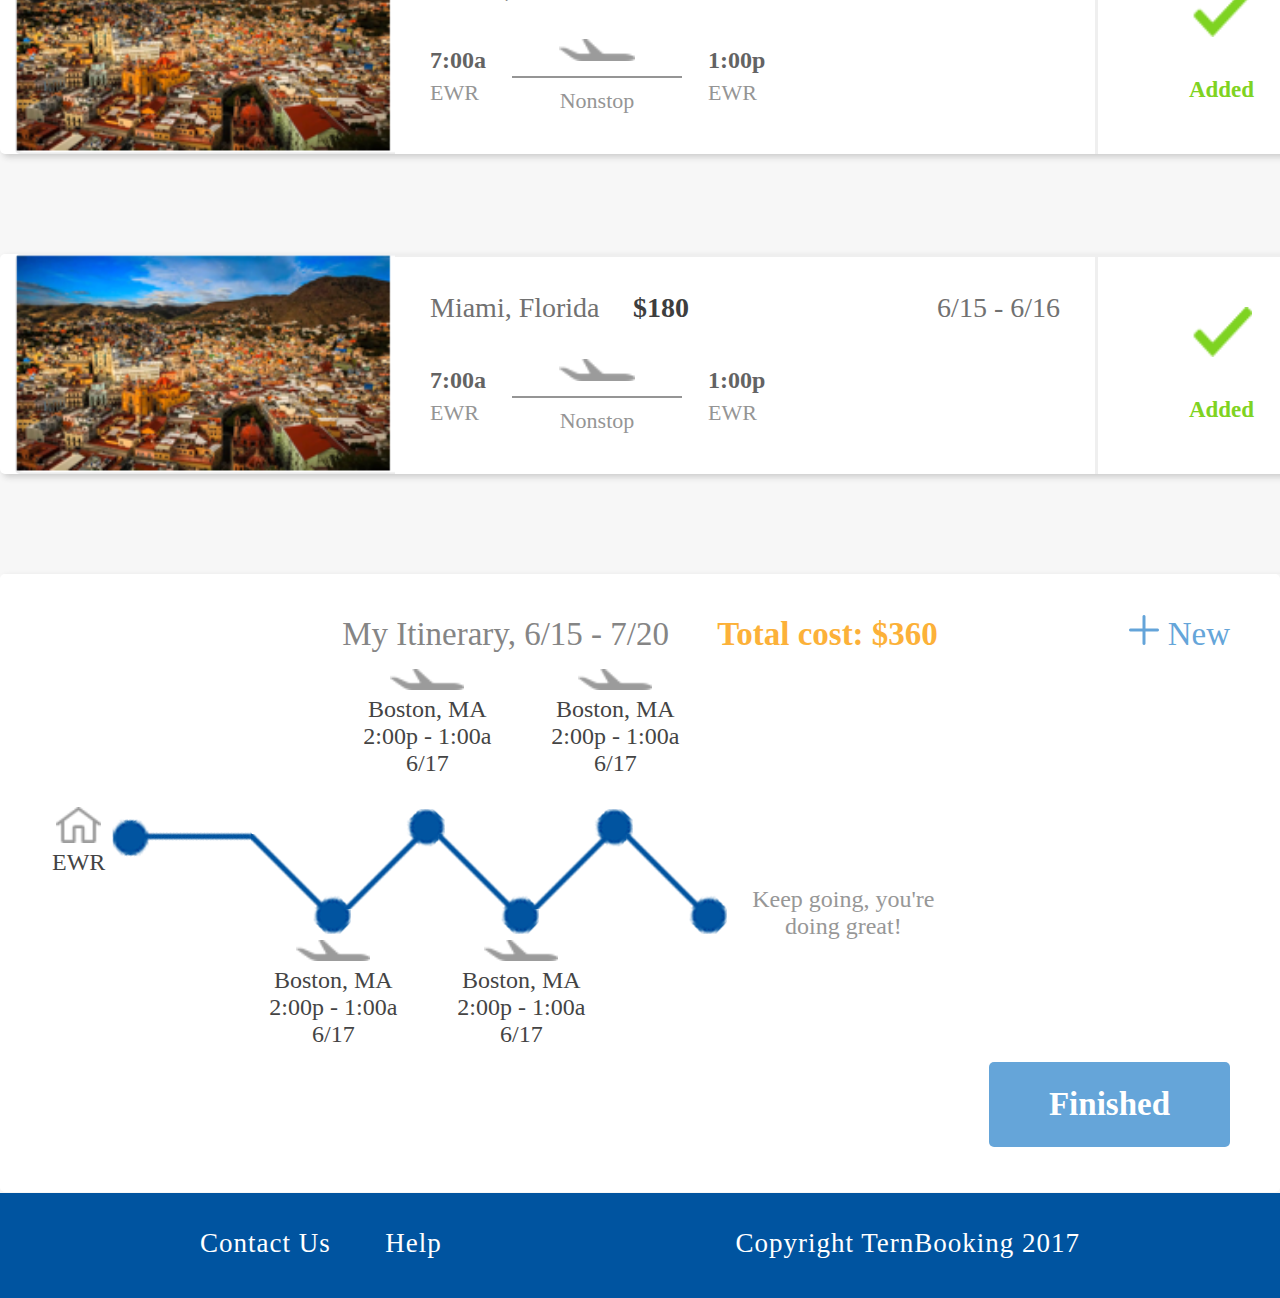
<file: html/itinerary/index.html>
<!DOCTYPE html>
<html lang="en">
<head>
    <meta charset="UTF-8">
    <title>Ternbooking</title>

    <link type="text/css" rel="stylesheet" href="./style/index.css">
    <link type="text/css" rel="stylesheet" href="../common/javascript/lib/jquery-ui-1.12.1.custom/jquery-ui.min.css">
    <script type="text/javascript" src="../common/javascript/lib/jQuery/jquery-1.7.2.min.js"></script>
    <script type="text/javascript" src="../common/javascript/lib/jquery-ui-1.12.1.custom/jquery-ui.min.js"></script>
    <script type="text/javascript" src="../common/javascript/lib/jQueryValidate/jquery.validate.min.js"></script>
    <script type="text/javascript" src="../common/javascript/common.js"></script>
    <script type="text/javascript" src="./javascript/index.js"></script>
</head>
<body>
    <div id="j_header">
        <div class="nav">
            <ul>
                <li class="has-float-panel" user-data-type="flights">
                    <span>Flights</span>
                    <div class="float-panel flights">
                        <form id="j_flights_form" action="www.ternbooking.com/flights" method="post" autocomplete="off">
                            <div class="form-item left">
                                <label for="j_item_from">Flights from:</label>
                                <input id="j_item_from" name="from" type="text" placeholder="City or Airport" required />
                            </div><div class="form-item right">
                                <label for="j_item_to">To:</label>
                                <input id="j_item_to" name="to" type="text" placeholder="City or Airport" required />
                            </div>
                            <div class="form-item left">
                                <label for="j_item_departing">Departing:</label>
                                <input id="j_item_departing" name="departing" class="show-for-date" type="text" placeholder="Choose Date" />
                                <img src="../common/images/icon_date.png"/>
                            </div><div class="form-item right">
                                <label for="j_item_returning">Returning:</label>
                                <input id="j_item_returning" name="returning" class="show-for-date" type="text" placeholder="Choose Date" />
                                <img src="../common/images/icon_date.png"/>
                            </div>
                            <div class="form-item left">
                                <label for="j_item_flights_adult">Adult:</label>
                                <select id="j_item_flights_adult" name="flights_adult">
                                    <option value="0" selected="selected">0</option>
                                    <option value="1">1</option>
                                    <option value="2">3</option>
                                    <option value="4">4</option>
                                    <option value="5">5</option>
                                    <option value="6">6</option>
                                </select>
                            </div><div class="form-item right">
                                <label for="j_item_flights_child">Child:</label>
                                <select id="j_item_flights_child" name="flights_child">
                                    <option value="0" selected="selected">0</option>
                                    <option value="1">1</option>
                                    <option value="2">3</option>
                                    <option value="4">4</option>
                                    <option value="5">5</option>
                                    <option value="6">6</option>
                                </select>
                            </div>
                            <div class="button-container">
                                <input type="submit" value="SEARCH" />
                            </div>
                        </form>
                    </div>
                </li>
                <li class="has-float-panel" user-data-type="hotels">
                    <span>Hotels</span>
                    <div class="float-panel hotels">
                        <form id="j_hotels_form" action="www.ternbooking.com/hotels" method="post" autocomplete="off">
                            <div class="form-item line">
                                <label for="j_item_hotel">City, Hotel or Area:</label>
                                <input id="j_item_hotel" name="hotel" type="text" placeholder="City, Hotel or Area" required />
                            </div>
                            <div class="form-item left">
                                <label for="j_item_check_in">Check-in:</label>
                                <input id="j_item_check_in" name="check_in" class="show-for-date" type="text" placeholder="Choose Date" />
                                <img src="../common/images/icon_date.png"/>
                            </div><div class="form-item right">
                                <label for="j_item_check_out">check-out:</label>
                                <input id="j_item_check_out" name="check_out" class="show-for-date" type="text" placeholder="Choose Date" />
                                <img src="../common/images/icon_date.png"/>
                            </div>
                            <div class="form-item left">
                                <label for="j_item_hotel_adult">Adult:</label>
                                <select id="j_item_hotel_adult" name="hotel_adult">
                                    <option value="0" selected="selected">0</option>
                                    <option value="1">1</option>
                                    <option value="2">3</option>
                                    <option value="4">4</option>
                                    <option value="5">5</option>
                                    <option value="6">6</option>
                                </select>
                            </div><div class="form-item right">
                                <label for="j_item_hotel_child">Child:</label>
                                <select id="j_item_hotel_child" name="hotel_child">
                                    <option value="0" selected="selected">0</option>
                                    <option value="1">1</option>
                                    <option value="2">3</option>
                                    <option value="4">4</option>
                                    <option value="5">5</option>
                                    <option value="6">6</option>
                                </select>
                            </div>
                            <div class="form-item left">
                                <label for="j_item_room">Room:</label>
                                <select id="j_item_room" name="room">
                                    <option value="0" selected="selected">0</option>
                                    <option value="1">1</option>
                                    <option value="2">3</option>
                                    <option value="4">4</option>
                                    <option value="5">5</option>
                                    <option value="6">6</option>
                                </select>
                            </div><div class="form-item right">
                                <label for="j_item_add_room">Add Room:</label>
                                <select id="j_item_add_room" name="add_room">
                                    <option value="0" selected="selected">0</option>
                                    <option value="1">1</option>
                                    <option value="2">3</option>
                                    <option value="4">4</option>
                                    <option value="5">5</option>
                                    <option value="6">6</option>
                                </select>
                            </div>
                            <div class="button-container">
                                <input type="submit" value="SEARCH" />
                            </div>
                        </form>
                    </div>
                </li>
                <li class="to-jump-link" href="/cruises" target="_blank">
                    <span>Cruises</span>
                </li>
                <li class="to-jump-link" href="/bundles" target="_blank">
                    <span>Bundles</span>
                </li>
                <li class="to-jump-link current" href="/itinerary" target="_self">
                    <span>Itinerary</span>
                </li>
            </ul>
        </div>
        <img src="../common/images/logo.png" class="logo" />
        <div class="login">
            <!-- <a id="j_register" href="#">
                <img src="../common/images/icon_user.png" />
                <span>Create an Account</span>
            </a> -->
            <a id="j_login" class="has-float-panel" href="javascript: void( 0 )" user-data-type="login">
                <img src="../common/images/icon_login.png" />
                <span>Log In</span>
                <div class="float-panel login">
                    <form id="j_login_form" action="www.ternbooking.com/liAPI" method="post" autocomplete="off">
                        <div class="form-item line">
                            <label for="j_item_username">Email</label>
                            <input id="j_item_username" name="Email" type="text" placeholder="Type your Email" required />
                        </div>
                        <div class="form-item line">
                            <label for="j_item_password">Password</label>
                            <input id="j_item_password" name="passwd" type="text" placeholder="Type your password" required />
                        </div>
                        <div class="button-container">
                            <input type="submit" value="SIGN IN" />
                        </div>
                    </form>
                </div>
            </a>
        </div>
    </div>
    <div id="j_content">
        <form id="j_hidden_query_form" action="" method="post">
            <input id="j_hidden_panel" name="panel" type="hidden" value="flights" />

            <input id="j_hidden_page_size" name="pageSize" type="hidden" value="4" />
        </form>
        <div class="build-tip-container">
            <img class="left-img" src="./images/icon_map.png" />
            <span>Build My Itinerary</span>
            <img class="right-img" src="./images/icon_map.png" />
        </div>
        <div class="data-list-outer-container">
            <p class="tip">Select from your favorites list of hotels, cruises, and flights to build an itinerary.</p>
            <img class="tip-img" src="../common/images/icon_heart_red.png" />
            <div class="tabs-panel-container">
                <ul class="tabs-nav">
                    <li class="tab-hotels">Hotels</li><li class="tab-flights">Flights</li><li class="tab-cruises">Cruises</li>
                </ul>
                <div class="page-container">
                    <i class="prev"></i>
                    <i class="next"></i>
                </div>
                <ol class="panel-container">
                    <li class="for-hotels panel">
                        <ul>
                            <!-- each hotels list begin -->
                            <li>
                                <img class="show-image" src="./images/hotel_03.png" /><div class="center-info">
                                    <p>
                                        <span>Miami, Florida</span>
                                        <b>$180</b>
                                        <span class="for-date-span">6/15 - 6/16</span>
                                    </p>
                                    <div class="">
                                        <div class="left">
                                            <b>7:00a</b>
                                            <span>EWR</span>
                                        </div>
                                        <div class="center">
                                            <i class="icon-hotels"></i>
                                            <div class="like-hr"></div>
                                            <span>Nonstop</span>
                                        </div>
                                        <div class="right">
                                            <b>1:00p</b>
                                            <span>EWR</span>
                                        </div>
                                    </div>
                                </div><a class="add" href="#" target="_blank">
                                    <i></i>
                                    <span>Add<br />to Itinernay</span>
                                </a>
                            </li>
                            <!-- each hotels list end -->
                            <li>
                                <img class="show-image" src="./images/hotel_04.png" /><div class="center-info">
                                <p>
                                    <span>Miami, Florida</span>
                                    <b>$180</b>
                                    <span class="for-date-span">6/15 - 6/16</span>
                                </p>
                                <div class="">
                                    <div class="left">
                                        <b>7:00a</b>
                                        <span>EWR</span>
                                    </div>
                                    <div class="center">
                                        <i class="icon-hotels"></i>
                                        <div class="like-hr"></div>
                                        <span>Nonstop</span>
                                    </div>
                                    <div class="right">
                                        <b>1:00p</b>
                                        <span>EWR</span>
                                    </div>
                                </div>
                                </div><a class="added">
                                    <i></i>
                                    <span>Added</span>
                                </a>
                            </li>
                        </ul>
                    </li>
                    <li class="for-flights panel">
                        <ul>
                            <!-- each flights list begin -->
                            <li>
                                <img class="show-image" src="./images/img_01.png" /><div class="center-info">
                                <p>
                                    <span>Miami, Florida</span>
                                    <b>$180</b>
                                    <span class="for-date-span">6/15 - 6/16</span>
                                </p>
                                <div class="">
                                    <div class="left">
                                        <b>7:00a</b>
                                        <span>EWR</span>
                                    </div>
                                    <div class="center">
                                        <i class="icon-plane"></i>
                                        <div class="like-hr"></div>
                                        <span>Nonstop</span>
                                    </div>
                                    <div class="right">
                                        <b>1:00p</b>
                                        <span>EWR</span>
                                    </div>
                                </div>
                            </div><a class="add" href="#" target="_blank">
                                <i></i>
                                <span>Add<br />to Itinernay</span>
                            </a>
                            </li>
                            <!-- each flights list end -->
                            <li>
                                <img class="show-image" src="./images/img_02.png" /><div class="center-info">
                                <p>
                                    <span>Miami, Florida</span>
                                    <b>$180</b>
                                    <span class="for-date-span">6/15 - 6/16</span>
                                </p>
                                <div class="">
                                    <div class="left">
                                        <b>7:00a</b>
                                        <span>EWR</span>
                                    </div>
                                    <div class="center">
                                        <i class="icon-plane"></i>
                                        <div class="like-hr"></div>
                                        <span>Nonstop</span>
                                    </div>
                                    <div class="right">
                                        <b>1:00p</b>
                                        <span>EWR</span>
                                    </div>
                                </div>
                                </div><a class="added">
                                    <i></i>
                                    <span>Added</span>
                                </a>
                            </li>
                            <li>
                                <img class="show-image" src="./images/img_02.png" /><div class="center-info">
                                <p>
                                    <span>Miami, Florida</span>
                                    <b>$180</b>
                                    <span class="for-date-span">6/15 - 6/16</span>
                                </p>
                                <div class="">
                                    <div class="left">
                                        <b>7:00a</b>
                                        <span>EWR</span>
                                    </div>
                                    <div class="center">
                                        <i class="icon-plane"></i>
                                        <div class="like-hr"></div>
                                        <span>Nonstop</span>
                                    </div>
                                    <div class="right">
                                        <b>1:00p</b>
                                        <span>EWR</span>
                                    </div>
                                </div>
                                </div><a class="added">
                                    <i></i>
                                    <span>Added</span>
                                </a>
                            </li>
                            <li>
                                <img class="show-image" src="./images/img_02.png" /><div class="center-info">
                                <p>
                                    <span>Miami, Florida</span>
                                    <b>$180</b>
                                    <span class="for-date-span">6/15 - 6/16</span>
                                </p>
                                <div class="">
                                    <div class="left">
                                        <b>7:00a</b>
                                        <span>EWR</span>
                                    </div>
                                    <div class="center">
                                        <i class="icon-plane"></i>
                                        <div class="like-hr"></div>
                                        <span>Nonstop</span>
                                    </div>
                                    <div class="right">
                                        <b>1:00p</b>
                                        <span>EWR</span>
                                    </div>
                                </div>
                                </div><a class="added">
                                    <i></i>
                                    <span>Added</span>
                                </a>
                            </li>
                            <li>
                                <img class="show-image" src="./images/img_02.png" /><div class="center-info">
                                <p>
                                    <span>Miami, Florida</span>
                                    <b>$180</b>
                                    <span class="for-date-span">6/15 - 6/16</span>
                                </p>
                                <div class="">
                                    <div class="left">
                                        <b>7:00a</b>
                                        <span>EWR</span>
                                    </div>
                                    <div class="center">
                                        <i class="icon-plane"></i>
                                        <div class="like-hr"></div>
                                        <span>Nonstop</span>
                                    </div>
                                    <div class="right">
                                        <b>1:00p</b>
                                        <span>EWR</span>
                                    </div>
                                </div>
                                </div><a class="added">
                                    <i></i>
                                    <span>Added</span>
                                </a>
                            </li>
                        </ul>
                    </li>
                    <li class="for-cruises panel">
                        <ul>
                            <!-- each cruises list begin -->
                            <li>
                                <img class="show-image" src="./images/hotel_01.png" /><div class="center-info">
                                <p>
                                    <span>Miami, Florida</span>
                                    <b>$180</b>
                                    <span class="for-date-span">6/15 - 6/16</span>
                                </p>
                                <div class="">
                                    <div class="left">
                                        <b>7:00a</b>
                                        <span>EWR</span>
                                    </div>
                                    <div class="center">
                                        <i class="icon-hotels"></i>
                                        <div class="like-hr"></div>
                                        <span>Nonstop</span>
                                    </div>
                                    <div class="right">
                                        <b>1:00p</b>
                                        <span>EWR</span>
                                    </div>
                                </div>
                                </div><a class="add" href="#" target="_blank">
                                    <i></i>
                                    <span>Add<br />to Itinernay</span>
                                </a>
                            </li>
                            <!-- each cruises list end -->
                            <li>
                                <img class="show-image" src="./images/hotel_02.png" /><div class="center-info">
                                <p>
                                    <span>Miami, Florida</span>
                                    <b>$180</b>
                                    <span class="for-date-span">6/15 - 6/16</span>
                                </p>
                                <div class="">
                                    <div class="left">
                                        <b>7:00a</b>
                                        <span>EWR</span>
                                    </div>
                                    <div class="center">
                                        <i class="icon-hotels"></i>
                                        <div class="like-hr"></div>
                                        <span>Nonstop</span>
                                    </div>
                                    <div class="right">
                                        <b>1:00p</b>
                                        <span>EWR</span>
                                    </div>
                                </div>
                                </div><a class="added">
                                    <i></i>
                                    <span>Added</span>
                                </a>
                            </li>
                        </ul>
                    </li>
                </ol>
            </div>
        </div>
        <div class="new-itinerary-container">
            <div class="top-container">
                <span>My Itinerary, 6/15 - 7/20</span>
                <b>Total cost: $360</b>
                <a href="#" target="_blank">
                    <img src="../common/images/icon_add.png">
                    <span>New</span>
                </a>
            </div>
            <div class="data-show-container">
                <div class="begin">
                    <div class="left">
                        <img src="../common/images/icon_house.png" />
                        <span>EWR</span>
                    </div>
                    <div class="right">
                        <img src="./images/line_begin.png" />
                    </div>
                </div><ul class="process">
                    <li class="down" style="left: 0;">
                        <img class="line" src="./images/line_down.png" />
                        <div class="float-message-panel">
                            <img src="../common/images/icon_plane.png" />
                            <span class="title">Boston, MA</span>
                            <span class="time">2:00p - 1:00a</span>
                            <span class="data">6/17</span>
                        </div>
                    </li><li class="up" style="left: -6px;">
                        <img class="line" src="./images/line_up.png" />
                        <div class="float-message-panel">
                            <img src="../common/images/icon_plane.png" />
                            <span class="title">Boston, MA</span>
                            <span class="time">2:00p - 1:00a</span>
                            <span class="data">6/17</span>
                        </div>
                    </li><li class="down" style="left: -12px;">
                        <img class="line" src="./images/line_down.png" />
                        <div class="float-message-panel">
                            <img src="../common/images/icon_plane.png" />
                            <span class="title">Boston, MA</span>
                            <span class="time">2:00p - 1:00a</span>
                            <span class="data">6/17</span>
                        </div>
                    </li><li class="up" style="left: -18px;">
                        <img class="line" src="./images/line_up.png" />
                        <div class="float-message-panel">
                            <img src="../common/images/icon_plane.png" />
                            <span class="title">Boston, MA</span>
                            <span class="time">2:00p - 1:00a</span>
                            <span class="data">6/17</span>
                        </div>
                    </li>
                </ul><div class="end down" style="left: -24px;">
                    <img src="./images/line_down.png" />
                    <span>Keep going, you're doing great!</span>
                </div>
            </div>
            <div class="bottom-container">
                <a href="#" >Finished</a>
            </div>
        </div>
    </div>
    <div id="j_footer">
        <p class="left">
            <a href="#" target="_blank">Contact Us</a>
            <a href="#" target="_blank">Help</a>
        </p>
        <p class="right">
            <span>Copyright TernBooking 2017</span>
        </p>
    </div>
</body>
</html>
</file>
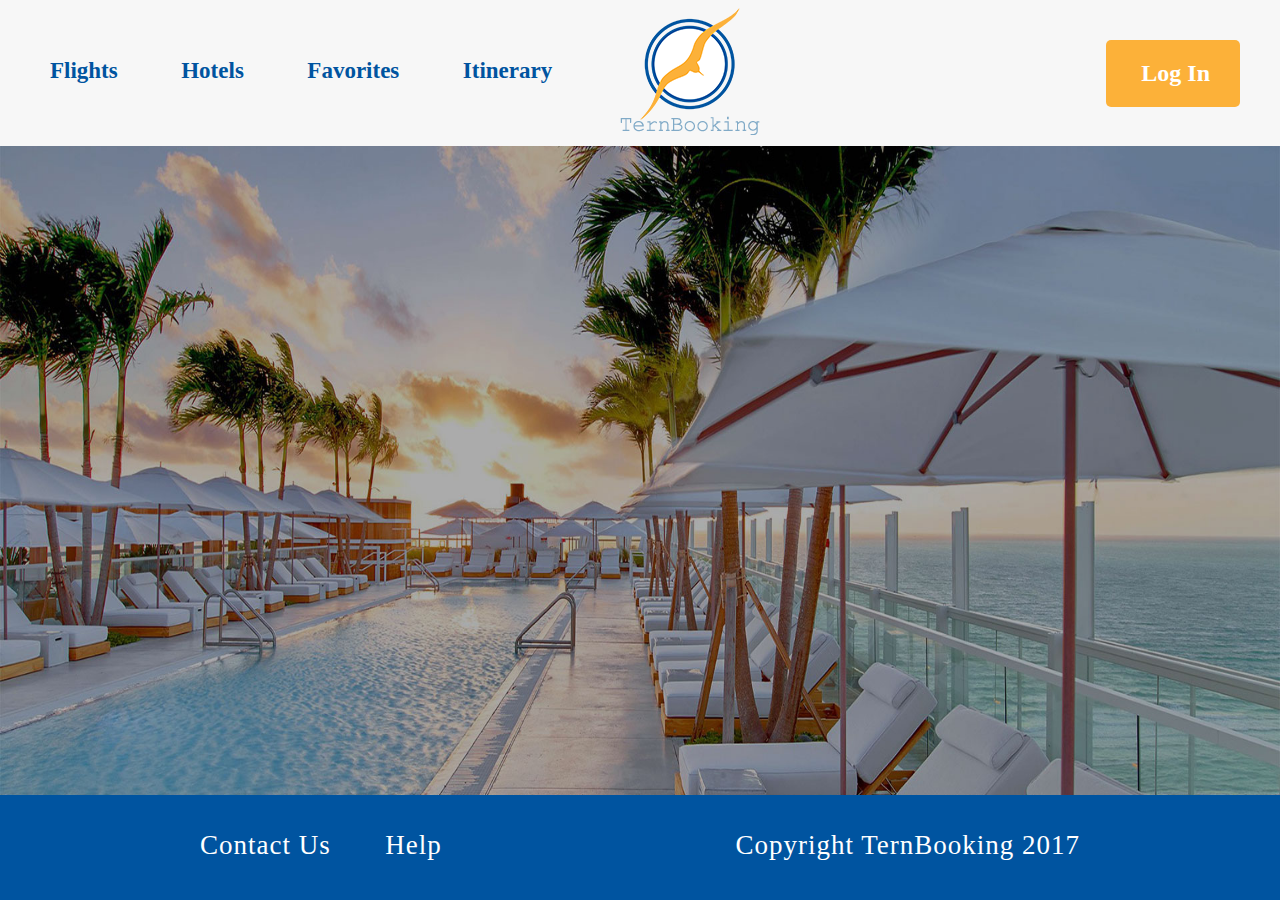
<file: html/landing/index.html>
<!DOCTYPE html>
<html lang="en">
<head>
    <meta charset="UTF-8">
    <title>Ternbooking</title>

    <link type="text/css" rel="stylesheet" href="/html/landing/style/index.css">
    <link type="text/css" rel="stylesheet" href="/html/common/javascript/lib/jquery-ui-1.12.1.custom/jquery-ui.min.css">
    <script type="text/javascript" src="/html/common/javascript/lib/jQuery/jquery-1.7.2.min.js"></script>
    <script type="text/javascript" src="/html/common/javascript/lib/jquery-ui-1.12.1.custom/jquery-ui.min.js"></script>
    <script type="text/javascript" src="/html/common/javascript/lib/jQueryValidate/jquery.validate.min.js"></script>
    <script type="text/javascript" src="/html/common/javascript/common.js"></script>
    <script type="text/javascript" src="/html/landing/javascript/index.js"></script>
</head>
<body>
    <div id="j_header">
        <div class="nav">
            <ul>
                <li class="has-float-panel" user-data-type="flights">
                    <span>Flights</span>
                    <div class="float-panel flights">
                        <form id="j_flights_form" action="/flights" method="post" autocomplete="off">
                            <div class="form-item left">
                                <label for="j_item_from">Flights from:</label>
                                <input id="j_item_from" name="src" type="text" placeholder="City or Airport" required />
                            </div><div class="form-item right">
                                <label for="j_item_to">To:</label>
                                <input id="j_item_to" name="to" type="text" placeholder="City or Airport" required />
                            </div>
                            <div class="form-item left">
                                <label for="j_item_departing">Departing:</label>
                                <input id="j_item_departing" name="departing" class="show-for-date" type="text" placeholder="Choose Date" />
                                <img src="/html/common/images/icon_date.png"/>
                            </div><div class="form-item right">
                                <label for="j_item_returning">Returning:</label>
                                <input id="j_item_returning" name="returning" class="show-for-date" type="text" placeholder="Choose Date" />
                                <img src="/html/common/images/icon_date.png"/>
                            </div>
                            <div class="form-item left">
                                <label for="j_item_flights_adult">Adult:</label>
                                <select id="j_item_flights_adult" name="flights_adult">
                                    <option value="0" selected="selected">0</option>
                                    <option value="1">1</option>
                                    <option value="2">3</option>
                                    <option value="4">4</option>
                                    <option value="5">5</option>
                                    <option value="6">6</option>
                                </select>
                            </div><div class="form-item right">
                                <label for="j_item_flights_child">Child:</label>
                                <select id="j_item_flights_child" name="flights_child">
                                    <option value="0" selected="selected">0</option>
                                    <option value="1">1</option>
                                    <option value="2">3</option>
                                    <option value="4">4</option>
                                    <option value="5">5</option>
                                    <option value="6">6</option>
                                </select>
                            </div>
                            <div class="button-container">
                                <input type="submit" value="SEARCH" />
                            </div>
                        </form>
                    </div>
                </li>
                <li class="has-float-panel" user-data-type="hotels">
                    <span>Hotels</span>
                    <div class="float-panel hotels">
                        <form id="j_hotels_form" action="/hotels" method="post" autocomplete="off">
                            <div class="form-item line">
                                <label for="j_item_hotel">City, Hotel or Area:</label>
                                <input id="j_item_hotel" name="hotel" type="text" placeholder="City, Hotel or Area" required />
                            </div>
                            <div class="form-item left">
                                <label for="j_item_check_in">Check-in:</label>
                                <input id="j_item_check_in" name="check_in" class="show-for-date" type="text" placeholder="Choose Date" />
                                <img src="/html/common/images/icon_date.png"/>
                            </div><div class="form-item right">
                                <label for="j_item_check_out">check-out:</label>
                                <input id="j_item_check_out" name="check_out" class="show-for-date" type="text" placeholder="Choose Date" />
                                <img src="/html/common/images/icon_date.png"/>
                            </div>
                            <div class="form-item left">
                                <label for="j_item_hotel_adult">Adult:</label>
                                <select id="j_item_hotel_adult" name="hotel_adult">
                                    <option value="0" selected="selected">0</option>
                                    <option value="1">1</option>
                                    <option value="2">3</option>
                                    <option value="4">4</option>
                                    <option value="5">5</option>
                                    <option value="6">6</option>
                                </select>
                            </div><div class="form-item right">
                                <label for="j_item_hotel_child">Child:</label>
                                <select id="j_item_hotel_child" name="hotel_child">
                                    <option value="0" selected="selected">0</option>
                                    <option value="1">1</option>
                                    <option value="2">3</option>
                                    <option value="4">4</option>
                                    <option value="5">5</option>
                                    <option value="6">6</option>
                                </select>
                            </div>
                            <div class="form-item left">
                                <label for="j_item_room">Room:</label>
                                <select id="j_item_room" name="room">
                                    <option value="0" selected="selected">0</option>
                                    <option value="1">1</option>
                                    <option value="2">3</option>
                                    <option value="4">4</option>
                                    <option value="5">5</option>
                                    <option value="6">6</option>
                                </select>
                            </div><div class="form-item right">
                                <label for="j_item_add_room">Add Room:</label>
                                <select id="j_item_add_room" name="add_room">
                                    <option value="0" selected="selected">0</option>
                                    <option value="1">1</option>
                                    <option value="2">3</option>
                                    <option value="4">4</option>
                                    <option value="5">5</option>
                                    <option value="6">6</option>
                                </select>
                            </div>
                            <div class="button-container">
                                <input type="submit" value="SEARCH" />
                            </div>
                        </form>
                    </div>
                </li>
                <li class="to-jump-link" href="/favorites" target="_blank">
                    <span>Favorites</span>
                </li>
                <li class="to-jump-link" href="/itinerary" target="_self">
                    <span>Itinerary</span>
                </li>
            </ul>
        </div>
        <img src="/html/common/images/logo.png" class="logo" />
        <div class="login">
            <!--<a id="j_register" href="#">-->
                <!-- <img src="../common/images/icon_user.png" />
                <span>Create an Account</span>
            </a> -->
            <a id="j_login" class="has-float-panel" href="javascript: void( 0 )" user-data-type="login">
                <span id="username">Log In</span>
            </a>
        </div>
    </div>
    <div id="j_content">
        <!-- <a id="j_help" href="#">
            <img src="../common/images/icon_how.png" />
            <span>How it works</span>
        </a> -->
        <!-- <a id="j_register_large" href="#">
            <img src="../common/images/icon_user.png" />
            <span>Create an Account</span>
        </a> -->
    </div>
    <div id="j_footer">
        <p class="left">
            <a href="#" target="_blank">Contact Us</a>
            <a href="#" target="_blank">Help</a>
        </p>
        <p class="right">
            <span>Copyright TernBooking 2017</span>
        </p>
    </div>
</body>
</html>
</file>
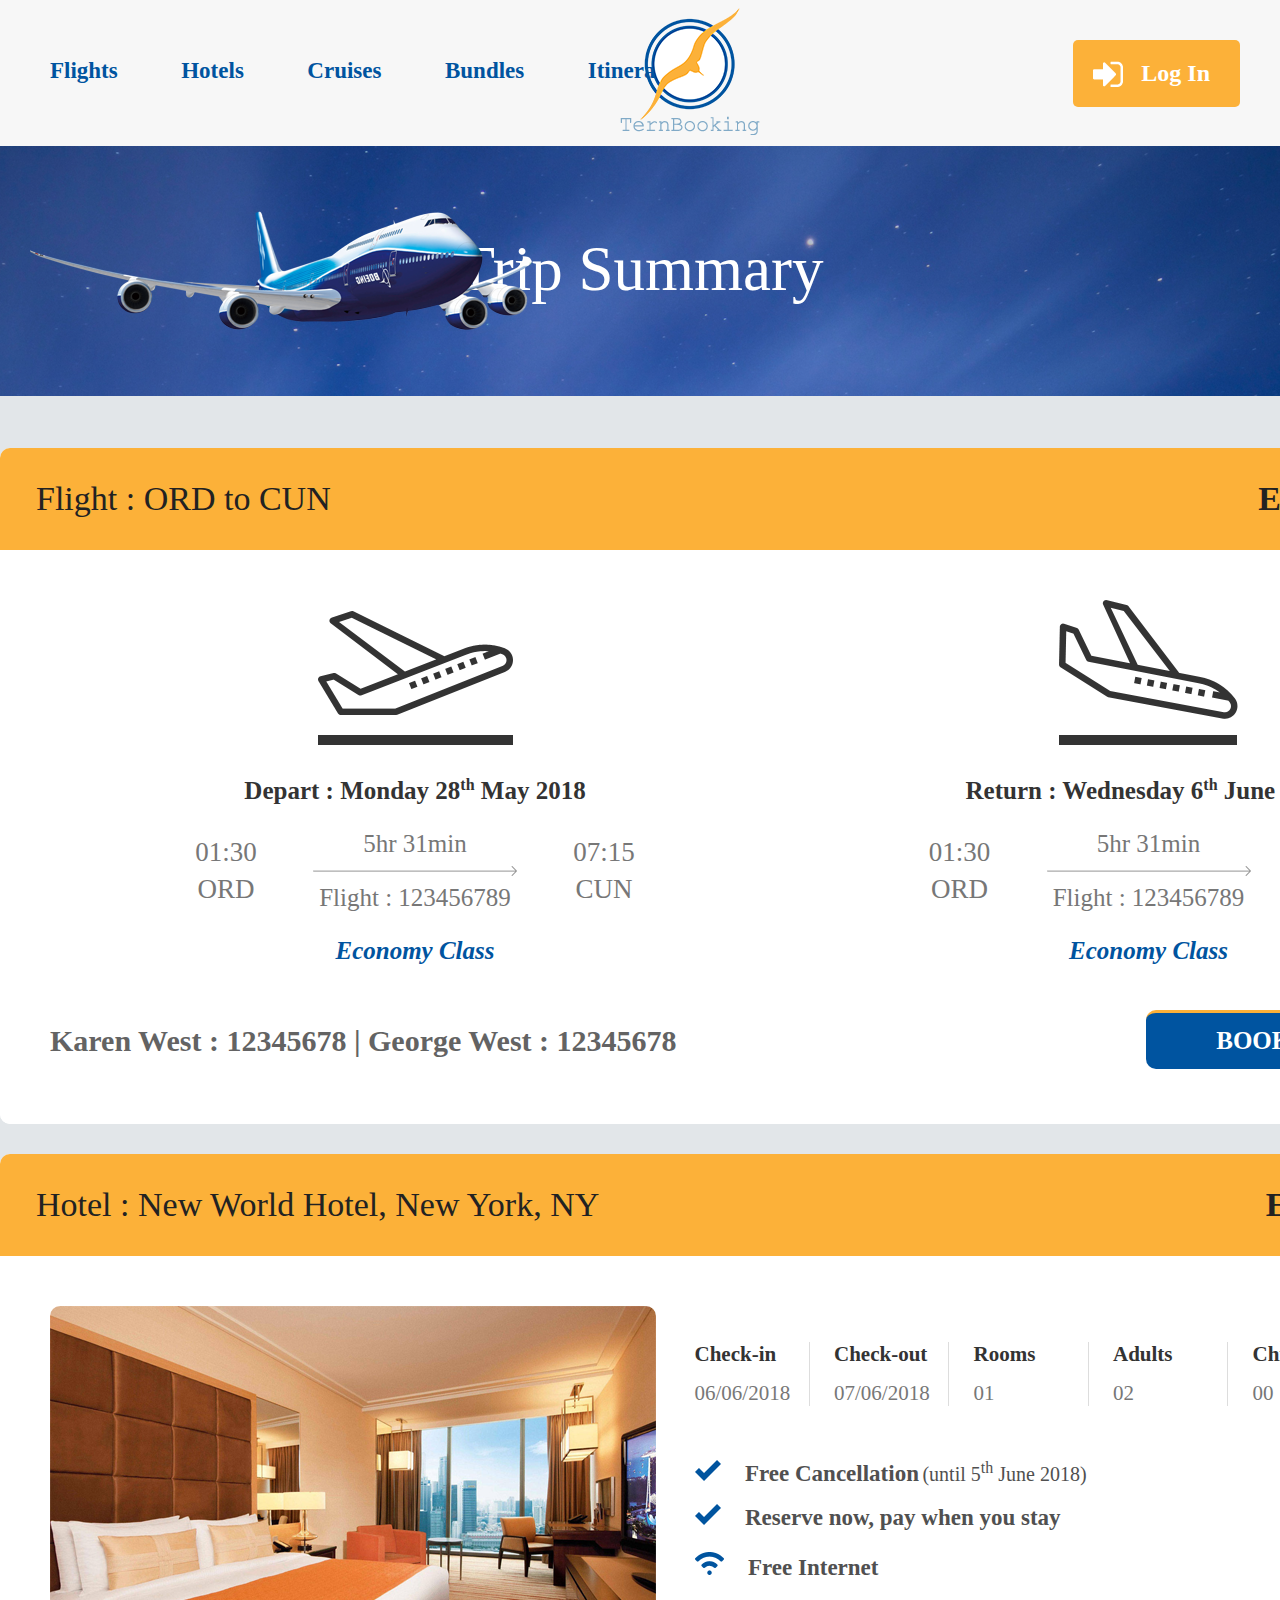
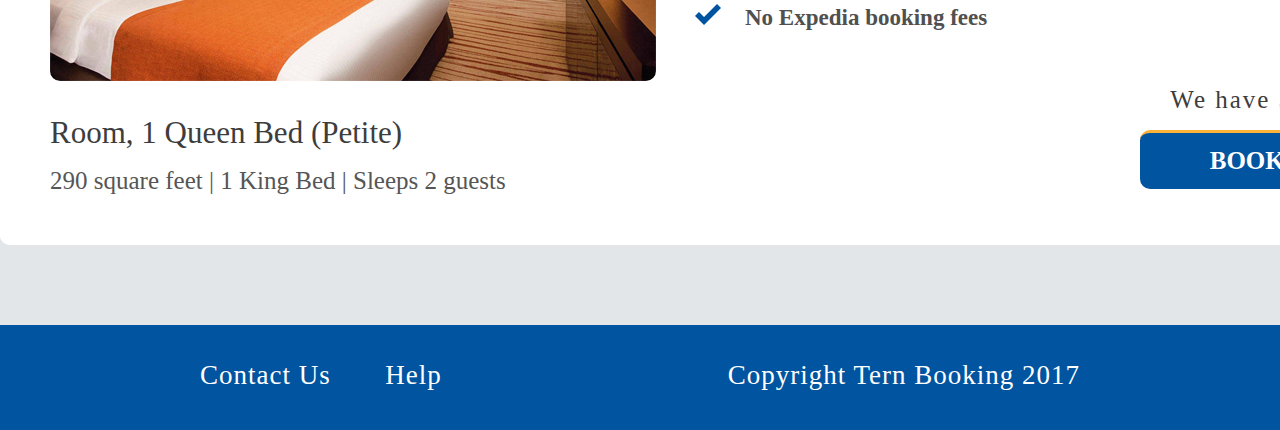
<file: html/summary/index.html>
<!DOCTYPE html>
<html lang="en">
<head>
    <meta charset="UTF-8">
    <title>Ternbooking</title>

    <link type="text/css" rel="stylesheet" href="./style/index.css">
    <link type="text/css" rel="stylesheet" href="../common/javascript/lib/jquery-ui-1.12.1.custom/jquery-ui.min.css">
    <script type="text/javascript" src="../common/javascript/lib/jQuery/jquery-1.7.2.min.js"></script>
    <script type="text/javascript" src="../common/javascript/lib/jquery-ui-1.12.1.custom/jquery-ui.min.js"></script>
    <script type="text/javascript" src="../common/javascript/lib/jQueryValidate/jquery.validate.min.js"></script>
    <script type="text/javascript" src="../common/javascript/common.js"></script>
    <script type="text/javascript" src="./javascript/index.js"></script>
</head>
<body>
    <div id="j_header">
        <div class="nav">
            <ul>
                <li class="has-float-panel" user-data-type="flights">
                    <span>Flights</span>
                    <div class="float-panel flights">
                        <form id="j_flights_form" action="www.ternbooking.com/flights" method="post" autocomplete="off">
                            <div class="form-item left">
                                <label for="j_item_from">Flights from:</label>
                                <input id="j_item_from" name="from" type="text" placeholder="City or Airport" required />
                            </div><div class="form-item right">
                                <label for="j_item_to">To:</label>
                                <input id="j_item_to" name="to" type="text" placeholder="City or Airport" required />
                            </div>
                            <div class="form-item left">
                                <label for="j_item_departing">Departing:</label>
                                <input id="j_item_departing" name="departing" class="show-for-date" type="text" placeholder="Choose Date" />
                                <img src="../common/images/icon_date.png"/>
                            </div><div class="form-item right">
                                <label for="j_item_returning">Returning:</label>
                                <input id="j_item_returning" name="returning" class="show-for-date" type="text" placeholder="Choose Date" />
                                <img src="../common/images/icon_date.png"/>
                            </div>
                            <div class="form-item left">
                                <label for="j_item_flights_adult">Adult:</label>
                                <select id="j_item_flights_adult" name="flights_adult">
                                    <option value="0" selected="selected">0</option>
                                    <option value="1">1</option>
                                    <option value="2">3</option>
                                    <option value="4">4</option>
                                    <option value="5">5</option>
                                    <option value="6">6</option>
                                </select>
                            </div><div class="form-item right">
                                <label for="j_item_flights_child">Child:</label>
                                <select id="j_item_flights_child" name="flights_child">
                                    <option value="0" selected="selected">0</option>
                                    <option value="1">1</option>
                                    <option value="2">3</option>
                                    <option value="4">4</option>
                                    <option value="5">5</option>
                                    <option value="6">6</option>
                                </select>
                            </div>
                            <div class="button-container">
                                <input type="submit" value="SEARCH" />
                            </div>
                        </form>
                    </div>
                </li>
                <li class="has-float-panel" user-data-type="hotels">
                    <span>Hotels</span>
                    <div class="float-panel hotels">
                        <form id="j_hotels_form" action="www.ternbooking.com/hotels" method="post" autocomplete="off">
                            <div class="form-item line">
                                <label for="j_item_hotel">City, Hotel or Area:</label>
                                <input id="j_item_hotel" name="hotel" type="text" placeholder="City, Hotel or Area" required />
                            </div>
                            <div class="form-item left">
                                <label for="j_item_check_in">Check-in:</label>
                                <input id="j_item_check_in" name="check_in" class="show-for-date" type="text" placeholder="Choose Date" />
                                <img src="../common/images/icon_date.png"/>
                            </div><div class="form-item right">
                                <label for="j_item_check_out">check-out:</label>
                                <input id="j_item_check_out" name="check_out" class="show-for-date" type="text" placeholder="Choose Date" />
                                <img src="../common/images/icon_date.png"/>
                            </div>
                            <div class="form-item left">
                                <label for="j_item_hotel_adult">Adult:</label>
                                <select id="j_item_hotel_adult" name="hotel_adult">
                                    <option value="0" selected="selected">0</option>
                                    <option value="1">1</option>
                                    <option value="2">3</option>
                                    <option value="4">4</option>
                                    <option value="5">5</option>
                                    <option value="6">6</option>
                                </select>
                            </div><div class="form-item right">
                                <label for="j_item_hotel_child">Child:</label>
                                <select id="j_item_hotel_child" name="hotel_child">
                                    <option value="0" selected="selected">0</option>
                                    <option value="1">1</option>
                                    <option value="2">3</option>
                                    <option value="4">4</option>
                                    <option value="5">5</option>
                                    <option value="6">6</option>
                                </select>
                            </div>
                            <div class="form-item left">
                                <label for="j_item_room">Room:</label>
                                <select id="j_item_room" name="room">
                                    <option value="0" selected="selected">0</option>
                                    <option value="1">1</option>
                                    <option value="2">3</option>
                                    <option value="4">4</option>
                                    <option value="5">5</option>
                                    <option value="6">6</option>
                                </select>
                            </div><div class="form-item right">
                                <label for="j_item_add_room">Add Room:</label>
                                <select id="j_item_add_room" name="add_room">
                                    <option value="0" selected="selected">0</option>
                                    <option value="1">1</option>
                                    <option value="2">3</option>
                                    <option value="4">4</option>
                                    <option value="5">5</option>
                                    <option value="6">6</option>
                                </select>
                            </div>
                            <div class="button-container">
                                <input type="submit" value="SEARCH" />
                            </div>
                        </form>
                    </div>
                </li>
                <li class="to-jump-link" href="/cruises" target="_blank">
                    <span>Cruises</span>
                </li>
                <li class="to-jump-link" href="/bundles" target="_blank">
                    <span>Bundles</span>
                </li>
                <li class="to-jump-link" href="/itinerary" target="_self">
                    <span>Itinerary</span>
                </li>
            </ul>
        </div>
        <img src="../common/images/logo.png" class="logo" />
        <div class="login">
            <!-- <a id="j_register" href="#">
                <img src="../common/images/icon_user.png" />
                <span>Create an Account</span>
            </a> -->
            <a id="j_login" class="has-float-panel" href="javascript: void( 0 )" user-data-type="login">
                <img src="../common/images/icon_login.png" />
                <span>Log In</span>
                <div class="float-panel login">
                    <form id="j_login_form" action="www.ternbooking.com/liAPI" method="post" autocomplete="off">
                        <div class="form-item line">
                            <label for="j_item_username">Email</label>
                            <input id="j_item_username" name="Email" type="text" placeholder="Type your Email" required />
                        </div>
                        <div class="form-item line">
                            <label for="j_item_password">Password</label>
                            <input id="j_item_password" name="passwd" type="text" placeholder="Type your password" required />
                        </div>
                        <div class="button-container">
                            <input type="submit" value="SIGN IN" />
                        </div>
                    </form>
                </div>
            </a>
        </div>
    </div>
    <div id="j_content">
        <form id="j_hidden_query_form" action="" method="post">
            <input id="j_hidden_price" name="price" type="hidden" value="[ 499, 799, 1199, 3000 ]" />
        </form>
        <div class="banner-container">
            <img src="./images/img_plane.png" />
            <span>Trip Summary</span>
        </div>
        <div class="info-container flight">
            <div class="title-container">
                <span>Flight : ORD to CUN</span>
                <a href="#" target="_blank">Edit Flight</a>
            </div>
            <div class="content-container">
                <div class="content-left">
                    <img src="./images/take_off.png" />
                    <p class="date">Depart : Monday 28<sup>th</sup> May 2018</p>
                    <div class="detail-container">
                        <div class="left">
                            <p>01:30</p>
                            <p>ORD</p>
                        </div>
                        <div class="center">
                            <span>5hr 31min</span>
                            <img src="../common/images/long-arrow-right.png" />
                            <span>Flight : 123456789</span>
                        </div>
                        <div class="right">
                            <p>07:15</p>
                            <p>CUN</p>
                        </div>
                    </div>
                    <div class="economy">
                        Economy Class
                    </div>
                </div>
                <div class="content-right">
                    <img src="./images/landing.png" />
                    <p class="date">Return : Wednesday 6<sup>th</sup> June 2018</p>
                    <div class="detail-container">
                        <div class="left">
                            <p>01:30</p>
                            <p>ORD</p>
                        </div>
                        <div class="center">
                            <span>5hr 31min</span>
                            <img src="../common/images/long-arrow-right.png" />
                            <span>Flight : 123456789</span>
                        </div>
                        <div class="right">
                            <p>07:15</p>
                            <p>CUN</p>
                        </div>
                    </div>
                    <div class="economy">
                        Economy Class
                    </div>
                </div>
                <div class="content-bottom">
                    <b>Karen West : 12345678 | George West : 12345678</b>
                    <a href="#" target="_blank">BOOK NOW</a>
                </div>
            </div>
        </div>
        <div class="info-container hotel">
            <div class="title-container">
                <span>Hotel : New World Hotel, New York, NY</span>
                <a href="#" target="_blank">Edit Hotel</a>
            </div>
            <div class="content-container">
                <div class="room-container">
                    <img class="room-pic" src="./images/home_pic.png" />
                    <p>Room, 1 Queen Bed (Petite)</p>
                    <span>290 square feet | 1 King Bed | Sleeps 2 guests</span>
                </div>
                <div class="info-right-container">
                    <ul>
                        <li>
                            <b>Check-in</b>
                            <span>06/06/2018</span>
                        </li>
                        <li>
                            <b>Check-out</b>
                            <span>07/06/2018</span>
                        </li>
                        <li>
                            <b>Rooms</b>
                            <span>01</span>
                        </li>
                        <li>
                            <b>Adults</b>
                            <span>02</span>
                        </li>
                        <li class="last">
                            <b>Children</b>
                            <span>00</span>
                        </li>
                    </ul>
                    <ol>
                        <li>
                            <img src="./images/tick.png" />
                            <b>Free Cancellation</b>
                            <span>(until 5<sup>th</sup> June 2018)</span>
                        </li>
                        <li>
                            <img src="./images/tick.png" />
                            <b>Reserve now, pay when you stay</b>
                        </li>
                        <li>
                            <img src="./images/wifi.png" />
                            <b>Free Internet</b>
                        </li>
                        <li>
                            <img src="./images/tick.png" />
                            <b>No Expedia booking fees</b>
                        </li>
                    </ol>
                    <div class="button-container">
                        <p>We have 3 rooms left</p>
                        <a href="#" target="_blank">BOOK NOW</a>
                    </div>
                </div>
            </div>
        </div>
    </div>
    <div id="j_footer">
        <p class="left">
            <a href="#" target="_blank">Contact Us</a>
            <a href="#" target="_blank">Help</a>
        </p>
        <p class="right">
            <span>Copyright Tern Booking 2017</span>
        </p>
    </div>
</body>
</html>
</file>
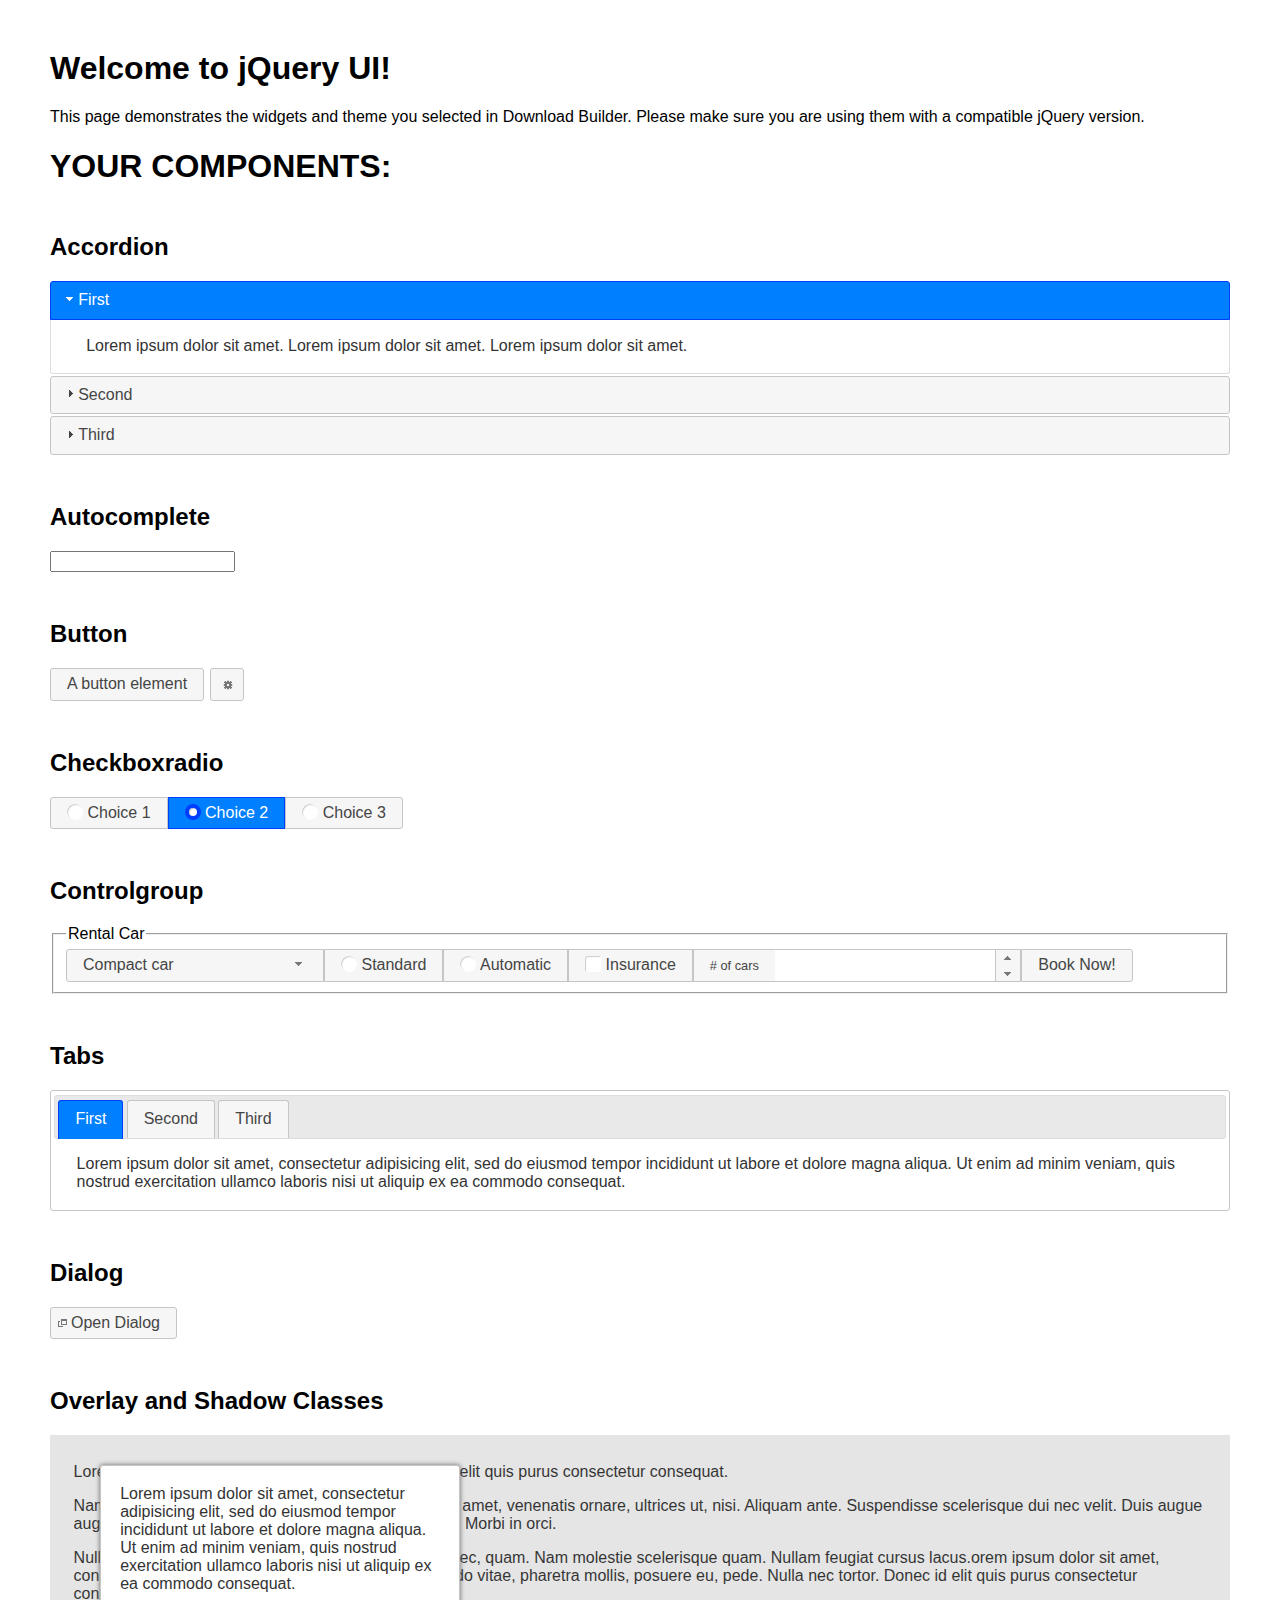
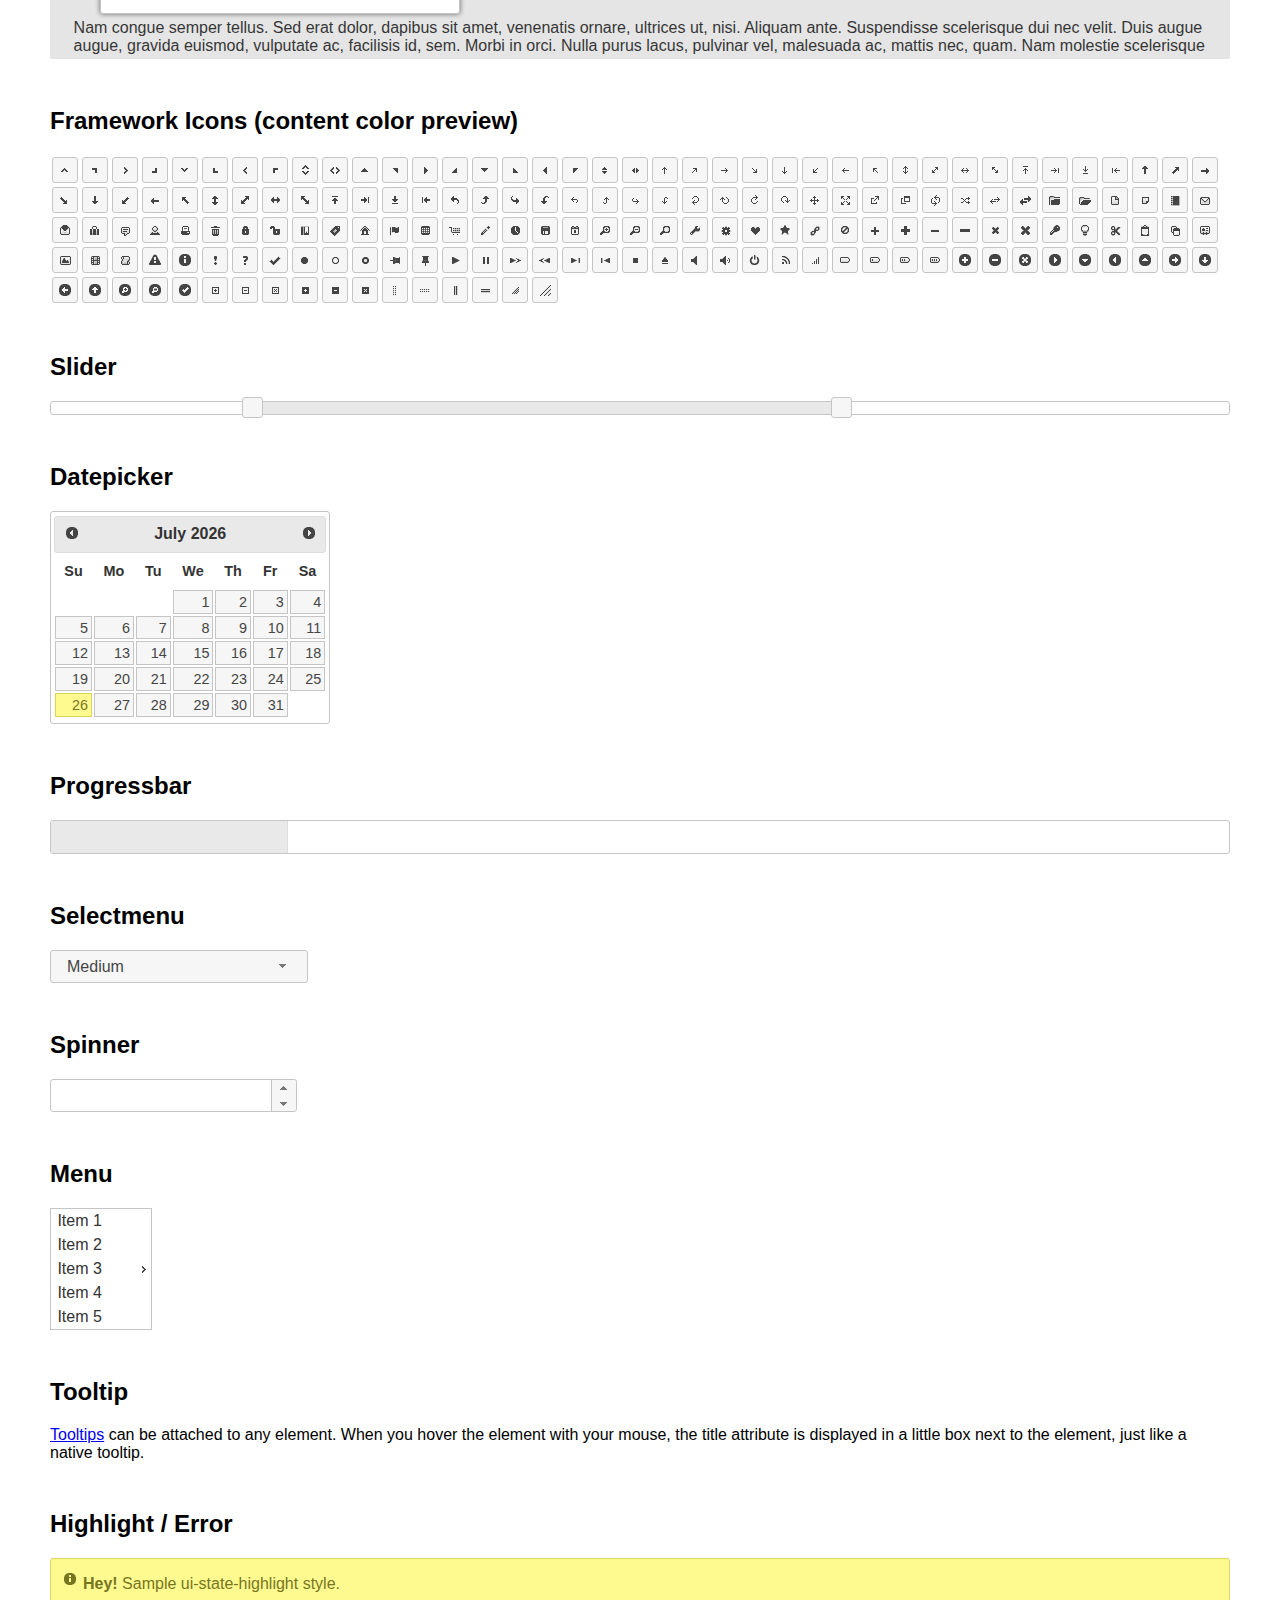
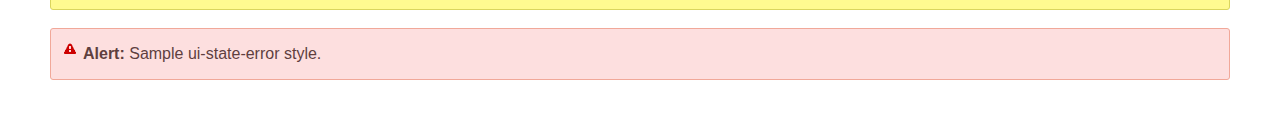
<file: html/common/javascript/lib/jquery-ui-1.12.1.custom/index.html>
<!doctype html>
<html lang="us">
<head>
	<meta charset="utf-8">
	<title>jQuery UI Example Page</title>
	<link href="jquery-ui.css" rel="stylesheet">
	<style>
	body{
		font-family: "Trebuchet MS", sans-serif;
		margin: 50px;
	}
	.demoHeaders {
		margin-top: 2em;
	}
	#dialog-link {
		padding: .4em 1em .4em 20px;
		text-decoration: none;
		position: relative;
	}
	#dialog-link span.ui-icon {
		margin: 0 5px 0 0;
		position: absolute;
		left: .2em;
		top: 50%;
		margin-top: -8px;
	}
	#icons {
		margin: 0;
		padding: 0;
	}
	#icons li {
		margin: 2px;
		position: relative;
		padding: 4px 0;
		cursor: pointer;
		float: left;
		list-style: none;
	}
	#icons span.ui-icon {
		float: left;
		margin: 0 4px;
	}
	.fakewindowcontain .ui-widget-overlay {
		position: absolute;
	}
	select {
		width: 200px;
	}
	</style>
</head>
<body>

<h1>Welcome to jQuery UI!</h1>

<div class="ui-widget">
	<p>This page demonstrates the widgets and theme you selected in Download Builder. Please make sure you are using them with a compatible jQuery version.</p>
</div>

<h1>YOUR COMPONENTS:</h1>


<!-- Accordion -->
<h2 class="demoHeaders">Accordion</h2>
<div id="accordion">
	<h3>First</h3>
	<div>Lorem ipsum dolor sit amet. Lorem ipsum dolor sit amet. Lorem ipsum dolor sit amet.</div>
	<h3>Second</h3>
	<div>Phasellus mattis tincidunt nibh.</div>
	<h3>Third</h3>
	<div>Nam dui erat, auctor a, dignissim quis.</div>
</div>



<!-- Autocomplete -->
<h2 class="demoHeaders">Autocomplete</h2>
<div>
	<input id="autocomplete" title="type &quot;a&quot;">
</div>



<!-- Button -->
<h2 class="demoHeaders">Button</h2>
<button id="button">A button element</button>
<button id="button-icon">An icon-only button</button>



<!-- Checkboxradio -->
<h2 class="demoHeaders">Checkboxradio</h2>
<form style="margin-top: 1em;">
	<div id="radioset">
		<input type="radio" id="radio1" name="radio"><label for="radio1">Choice 1</label>
		<input type="radio" id="radio2" name="radio" checked="checked"><label for="radio2">Choice 2</label>
		<input type="radio" id="radio3" name="radio"><label for="radio3">Choice 3</label>
	</div>
</form>



<!-- Controlgroup -->
<h2 class="demoHeaders">Controlgroup</h2>
<fieldset>
	<legend>Rental Car</legend>
	<div id="controlgroup">
		<select id="car-type">
			<option>Compact car</option>
			<option>Midsize car</option>
			<option>Full size car</option>
			<option>SUV</option>
			<option>Luxury</option>
			<option>Truck</option>
			<option>Van</option>
		</select>
		<label for="transmission-standard">Standard</label>
		<input type="radio" name="transmission" id="transmission-standard">
		<label for="transmission-automatic">Automatic</label>
		<input type="radio" name="transmission" id="transmission-automatic">
		<label for="insurance">Insurance</label>
		<input type="checkbox" name="insurance" id="insurance">
		<label for="horizontal-spinner" class="ui-controlgroup-label"># of cars</label>
		<input id="horizontal-spinner" class="ui-spinner-input">
		<button>Book Now!</button>
	</div>
</fieldset>



<!-- Tabs -->
<h2 class="demoHeaders">Tabs</h2>
<div id="tabs">
	<ul>
		<li><a href="#tabs-1">First</a></li>
		<li><a href="#tabs-2">Second</a></li>
		<li><a href="#tabs-3">Third</a></li>
	</ul>
	<div id="tabs-1">Lorem ipsum dolor sit amet, consectetur adipisicing elit, sed do eiusmod tempor incididunt ut labore et dolore magna aliqua. Ut enim ad minim veniam, quis nostrud exercitation ullamco laboris nisi ut aliquip ex ea commodo consequat.</div>
	<div id="tabs-2">Phasellus mattis tincidunt nibh. Cras orci urna, blandit id, pretium vel, aliquet ornare, felis. Maecenas scelerisque sem non nisl. Fusce sed lorem in enim dictum bibendum.</div>
	<div id="tabs-3">Nam dui erat, auctor a, dignissim quis, sollicitudin eu, felis. Pellentesque nisi urna, interdum eget, sagittis et, consequat vestibulum, lacus. Mauris porttitor ullamcorper augue.</div>
</div>



<h2 class="demoHeaders">Dialog</h2>
<p>
	<button id="dialog-link" class="ui-button ui-corner-all ui-widget">
		<span class="ui-icon ui-icon-newwin"></span>Open Dialog
	</button>
</p>

<h2 class="demoHeaders">Overlay and Shadow Classes</h2>
<div style="position: relative; width: 96%; height: 200px; padding:1% 2%; overflow:hidden;" class="fakewindowcontain">
	<p>Lorem ipsum dolor sit amet,  Nulla nec tortor. Donec id elit quis purus consectetur consequat. </p><p>Nam congue semper tellus. Sed erat dolor, dapibus sit amet, venenatis ornare, ultrices ut, nisi. Aliquam ante. Suspendisse scelerisque dui nec velit. Duis augue augue, gravida euismod, vulputate ac, facilisis id, sem. Morbi in orci. </p><p>Nulla purus lacus, pulvinar vel, malesuada ac, mattis nec, quam. Nam molestie scelerisque quam. Nullam feugiat cursus lacus.orem ipsum dolor sit amet, consectetur adipiscing elit. Donec libero risus, commodo vitae, pharetra mollis, posuere eu, pede. Nulla nec tortor. Donec id elit quis purus consectetur consequat. </p><p>Nam congue semper tellus. Sed erat dolor, dapibus sit amet, venenatis ornare, ultrices ut, nisi. Aliquam ante. Suspendisse scelerisque dui nec velit. Duis augue augue, gravida euismod, vulputate ac, facilisis id, sem. Morbi in orci. Nulla purus lacus, pulvinar vel, malesuada ac, mattis nec, quam. Nam molestie scelerisque quam. </p><p>Nullam feugiat cursus lacus.orem ipsum dolor sit amet, consectetur adipiscing elit. Donec libero risus, commodo vitae, pharetra mollis, posuere eu, pede. Nulla nec tortor. Donec id elit quis purus consectetur consequat. Nam congue semper tellus. Sed erat dolor, dapibus sit amet, venenatis ornare, ultrices ut, nisi. Aliquam ante. </p><p>Suspendisse scelerisque dui nec velit. Duis augue augue, gravida euismod, vulputate ac, facilisis id, sem. Morbi in orci. Nulla purus lacus, pulvinar vel, malesuada ac, mattis nec, quam. Nam molestie scelerisque quam. Nullam feugiat cursus lacus.orem ipsum dolor sit amet, consectetur adipiscing elit. Donec libero risus, commodo vitae, pharetra mollis, posuere eu, pede. Nulla nec tortor. Donec id elit quis purus consectetur consequat. Nam congue semper tellus. Sed erat dolor, dapibus sit amet, venenatis ornare, ultrices ut, nisi. </p>

	<!-- ui-dialog -->
	<div class="ui-widget-overlay ui-front"></div>
	<div style="position: absolute; width: 320px; left: 50px; top: 30px; padding: 1.2em" class="ui-widget ui-front ui-widget-content ui-corner-all ui-widget-shadow">
		Lorem ipsum dolor sit amet, consectetur adipisicing elit, sed do eiusmod tempor incididunt ut labore et dolore magna aliqua. Ut enim ad minim veniam, quis nostrud exercitation ullamco laboris nisi ut aliquip ex ea commodo consequat.
	</div>

</div>

<!-- ui-dialog -->
<div id="dialog" title="Dialog Title">
	<p>Lorem ipsum dolor sit amet, consectetur adipisicing elit, sed do eiusmod tempor incididunt ut labore et dolore magna aliqua. Ut enim ad minim veniam, quis nostrud exercitation ullamco laboris nisi ut aliquip ex ea commodo consequat.</p>
</div>



<h2 class="demoHeaders">Framework Icons (content color preview)</h2>
<ul id="icons" class="ui-widget ui-helper-clearfix">
	<li class="ui-state-default ui-corner-all" title=".ui-icon-caret-1-n"><span class="ui-icon ui-icon-caret-1-n"></span></li>
	<li class="ui-state-default ui-corner-all" title=".ui-icon-caret-1-ne"><span class="ui-icon ui-icon-caret-1-ne"></span></li>
	<li class="ui-state-default ui-corner-all" title=".ui-icon-caret-1-e"><span class="ui-icon ui-icon-caret-1-e"></span></li>
	<li class="ui-state-default ui-corner-all" title=".ui-icon-caret-1-se"><span class="ui-icon ui-icon-caret-1-se"></span></li>
	<li class="ui-state-default ui-corner-all" title=".ui-icon-caret-1-s"><span class="ui-icon ui-icon-caret-1-s"></span></li>
	<li class="ui-state-default ui-corner-all" title=".ui-icon-caret-1-sw"><span class="ui-icon ui-icon-caret-1-sw"></span></li>
	<li class="ui-state-default ui-corner-all" title=".ui-icon-caret-1-w"><span class="ui-icon ui-icon-caret-1-w"></span></li>
	<li class="ui-state-default ui-corner-all" title=".ui-icon-caret-1-nw"><span class="ui-icon ui-icon-caret-1-nw"></span></li>
	<li class="ui-state-default ui-corner-all" title=".ui-icon-caret-2-n-s"><span class="ui-icon ui-icon-caret-2-n-s"></span></li>
	<li class="ui-state-default ui-corner-all" title=".ui-icon-caret-2-e-w"><span class="ui-icon ui-icon-caret-2-e-w"></span></li>
	<li class="ui-state-default ui-corner-all" title=".ui-icon-triangle-1-n"><span class="ui-icon ui-icon-triangle-1-n"></span></li>
	<li class="ui-state-default ui-corner-all" title=".ui-icon-triangle-1-ne"><span class="ui-icon ui-icon-triangle-1-ne"></span></li>
	<li class="ui-state-default ui-corner-all" title=".ui-icon-triangle-1-e"><span class="ui-icon ui-icon-triangle-1-e"></span></li>
	<li class="ui-state-default ui-corner-all" title=".ui-icon-triangle-1-se"><span class="ui-icon ui-icon-triangle-1-se"></span></li>
	<li class="ui-state-default ui-corner-all" title=".ui-icon-triangle-1-s"><span class="ui-icon ui-icon-triangle-1-s"></span></li>
	<li class="ui-state-default ui-corner-all" title=".ui-icon-triangle-1-sw"><span class="ui-icon ui-icon-triangle-1-sw"></span></li>
	<li class="ui-state-default ui-corner-all" title=".ui-icon-triangle-1-w"><span class="ui-icon ui-icon-triangle-1-w"></span></li>
	<li class="ui-state-default ui-corner-all" title=".ui-icon-triangle-1-nw"><span class="ui-icon ui-icon-triangle-1-nw"></span></li>
	<li class="ui-state-default ui-corner-all" title=".ui-icon-triangle-2-n-s"><span class="ui-icon ui-icon-triangle-2-n-s"></span></li>
	<li class="ui-state-default ui-corner-all" title=".ui-icon-triangle-2-e-w"><span class="ui-icon ui-icon-triangle-2-e-w"></span></li>
	<li class="ui-state-default ui-corner-all" title=".ui-icon-arrow-1-n"><span class="ui-icon ui-icon-arrow-1-n"></span></li>
	<li class="ui-state-default ui-corner-all" title=".ui-icon-arrow-1-ne"><span class="ui-icon ui-icon-arrow-1-ne"></span></li>
	<li class="ui-state-default ui-corner-all" title=".ui-icon-arrow-1-e"><span class="ui-icon ui-icon-arrow-1-e"></span></li>
	<li class="ui-state-default ui-corner-all" title=".ui-icon-arrow-1-se"><span class="ui-icon ui-icon-arrow-1-se"></span></li>
	<li class="ui-state-default ui-corner-all" title=".ui-icon-arrow-1-s"><span class="ui-icon ui-icon-arrow-1-s"></span></li>
	<li class="ui-state-default ui-corner-all" title=".ui-icon-arrow-1-sw"><span class="ui-icon ui-icon-arrow-1-sw"></span></li>
	<li class="ui-state-default ui-corner-all" title=".ui-icon-arrow-1-w"><span class="ui-icon ui-icon-arrow-1-w"></span></li>
	<li class="ui-state-default ui-corner-all" title=".ui-icon-arrow-1-nw"><span class="ui-icon ui-icon-arrow-1-nw"></span></li>
	<li class="ui-state-default ui-corner-all" title=".ui-icon-arrow-2-n-s"><span class="ui-icon ui-icon-arrow-2-n-s"></span></li>
	<li class="ui-state-default ui-corner-all" title=".ui-icon-arrow-2-ne-sw"><span class="ui-icon ui-icon-arrow-2-ne-sw"></span></li>
	<li class="ui-state-default ui-corner-all" title=".ui-icon-arrow-2-e-w"><span class="ui-icon ui-icon-arrow-2-e-w"></span></li>
	<li class="ui-state-default ui-corner-all" title=".ui-icon-arrow-2-se-nw"><span class="ui-icon ui-icon-arrow-2-se-nw"></span></li>
	<li class="ui-state-default ui-corner-all" title=".ui-icon-arrowstop-1-n"><span class="ui-icon ui-icon-arrowstop-1-n"></span></li>
	<li class="ui-state-default ui-corner-all" title=".ui-icon-arrowstop-1-e"><span class="ui-icon ui-icon-arrowstop-1-e"></span></li>
	<li class="ui-state-default ui-corner-all" title=".ui-icon-arrowstop-1-s"><span class="ui-icon ui-icon-arrowstop-1-s"></span></li>
	<li class="ui-state-default ui-corner-all" title=".ui-icon-arrowstop-1-w"><span class="ui-icon ui-icon-arrowstop-1-w"></span></li>
	<li class="ui-state-default ui-corner-all" title=".ui-icon-arrowthick-1-n"><span class="ui-icon ui-icon-arrowthick-1-n"></span></li>
	<li class="ui-state-default ui-corner-all" title=".ui-icon-arrowthick-1-ne"><span class="ui-icon ui-icon-arrowthick-1-ne"></span></li>
	<li class="ui-state-default ui-corner-all" title=".ui-icon-arrowthick-1-e"><span class="ui-icon ui-icon-arrowthick-1-e"></span></li>
	<li class="ui-state-default ui-corner-all" title=".ui-icon-arrowthick-1-se"><span class="ui-icon ui-icon-arrowthick-1-se"></span></li>
	<li class="ui-state-default ui-corner-all" title=".ui-icon-arrowthick-1-s"><span class="ui-icon ui-icon-arrowthick-1-s"></span></li>
	<li class="ui-state-default ui-corner-all" title=".ui-icon-arrowthick-1-sw"><span class="ui-icon ui-icon-arrowthick-1-sw"></span></li>
	<li class="ui-state-default ui-corner-all" title=".ui-icon-arrowthick-1-w"><span class="ui-icon ui-icon-arrowthick-1-w"></span></li>
	<li class="ui-state-default ui-corner-all" title=".ui-icon-arrowthick-1-nw"><span class="ui-icon ui-icon-arrowthick-1-nw"></span></li>
	<li class="ui-state-default ui-corner-all" title=".ui-icon-arrowthick-2-n-s"><span class="ui-icon ui-icon-arrowthick-2-n-s"></span></li>
	<li class="ui-state-default ui-corner-all" title=".ui-icon-arrowthick-2-ne-sw"><span class="ui-icon ui-icon-arrowthick-2-ne-sw"></span></li>
	<li class="ui-state-default ui-corner-all" title=".ui-icon-arrowthick-2-e-w"><span class="ui-icon ui-icon-arrowthick-2-e-w"></span></li>
	<li class="ui-state-default ui-corner-all" title=".ui-icon-arrowthick-2-se-nw"><span class="ui-icon ui-icon-arrowthick-2-se-nw"></span></li>
	<li class="ui-state-default ui-corner-all" title=".ui-icon-arrowthickstop-1-n"><span class="ui-icon ui-icon-arrowthickstop-1-n"></span></li>
	<li class="ui-state-default ui-corner-all" title=".ui-icon-arrowthickstop-1-e"><span class="ui-icon ui-icon-arrowthickstop-1-e"></span></li>
	<li class="ui-state-default ui-corner-all" title=".ui-icon-arrowthickstop-1-s"><span class="ui-icon ui-icon-arrowthickstop-1-s"></span></li>
	<li class="ui-state-default ui-corner-all" title=".ui-icon-arrowthickstop-1-w"><span class="ui-icon ui-icon-arrowthickstop-1-w"></span></li>
	<li class="ui-state-default ui-corner-all" title=".ui-icon-arrowreturnthick-1-w"><span class="ui-icon ui-icon-arrowreturnthick-1-w"></span></li>
	<li class="ui-state-default ui-corner-all" title=".ui-icon-arrowreturnthick-1-n"><span class="ui-icon ui-icon-arrowreturnthick-1-n"></span></li>
	<li class="ui-state-default ui-corner-all" title=".ui-icon-arrowreturnthick-1-e"><span class="ui-icon ui-icon-arrowreturnthick-1-e"></span></li>
	<li class="ui-state-default ui-corner-all" title=".ui-icon-arrowreturnthick-1-s"><span class="ui-icon ui-icon-arrowreturnthick-1-s"></span></li>
	<li class="ui-state-default ui-corner-all" title=".ui-icon-arrowreturn-1-w"><span class="ui-icon ui-icon-arrowreturn-1-w"></span></li>
	<li class="ui-state-default ui-corner-all" title=".ui-icon-arrowreturn-1-n"><span class="ui-icon ui-icon-arrowreturn-1-n"></span></li>
	<li class="ui-state-default ui-corner-all" title=".ui-icon-arrowreturn-1-e"><span class="ui-icon ui-icon-arrowreturn-1-e"></span></li>
	<li class="ui-state-default ui-corner-all" title=".ui-icon-arrowreturn-1-s"><span class="ui-icon ui-icon-arrowreturn-1-s"></span></li>
	<li class="ui-state-default ui-corner-all" title=".ui-icon-arrowrefresh-1-w"><span class="ui-icon ui-icon-arrowrefresh-1-w"></span></li>
	<li class="ui-state-default ui-corner-all" title=".ui-icon-arrowrefresh-1-n"><span class="ui-icon ui-icon-arrowrefresh-1-n"></span></li>
	<li class="ui-state-default ui-corner-all" title=".ui-icon-arrowrefresh-1-e"><span class="ui-icon ui-icon-arrowrefresh-1-e"></span></li>
	<li class="ui-state-default ui-corner-all" title=".ui-icon-arrowrefresh-1-s"><span class="ui-icon ui-icon-arrowrefresh-1-s"></span></li>
	<li class="ui-state-default ui-corner-all" title=".ui-icon-arrow-4"><span class="ui-icon ui-icon-arrow-4"></span></li>
	<li class="ui-state-default ui-corner-all" title=".ui-icon-arrow-4-diag"><span class="ui-icon ui-icon-arrow-4-diag"></span></li>
	<li class="ui-state-default ui-corner-all" title=".ui-icon-extlink"><span class="ui-icon ui-icon-extlink"></span></li>
	<li class="ui-state-default ui-corner-all" title=".ui-icon-newwin"><span class="ui-icon ui-icon-newwin"></span></li>
	<li class="ui-state-default ui-corner-all" title=".ui-icon-refresh"><span class="ui-icon ui-icon-refresh"></span></li>
	<li class="ui-state-default ui-corner-all" title=".ui-icon-shuffle"><span class="ui-icon ui-icon-shuffle"></span></li>
	<li class="ui-state-default ui-corner-all" title=".ui-icon-transfer-e-w"><span class="ui-icon ui-icon-transfer-e-w"></span></li>
	<li class="ui-state-default ui-corner-all" title=".ui-icon-transferthick-e-w"><span class="ui-icon ui-icon-transferthick-e-w"></span></li>
	<li class="ui-state-default ui-corner-all" title=".ui-icon-folder-collapsed"><span class="ui-icon ui-icon-folder-collapsed"></span></li>
	<li class="ui-state-default ui-corner-all" title=".ui-icon-folder-open"><span class="ui-icon ui-icon-folder-open"></span></li>
	<li class="ui-state-default ui-corner-all" title=".ui-icon-document"><span class="ui-icon ui-icon-document"></span></li>
	<li class="ui-state-default ui-corner-all" title=".ui-icon-document-b"><span class="ui-icon ui-icon-document-b"></span></li>
	<li class="ui-state-default ui-corner-all" title=".ui-icon-note"><span class="ui-icon ui-icon-note"></span></li>
	<li class="ui-state-default ui-corner-all" title=".ui-icon-mail-closed"><span class="ui-icon ui-icon-mail-closed"></span></li>
	<li class="ui-state-default ui-corner-all" title=".ui-icon-mail-open"><span class="ui-icon ui-icon-mail-open"></span></li>
	<li class="ui-state-default ui-corner-all" title=".ui-icon-suitcase"><span class="ui-icon ui-icon-suitcase"></span></li>
	<li class="ui-state-default ui-corner-all" title=".ui-icon-comment"><span class="ui-icon ui-icon-comment"></span></li>
	<li class="ui-state-default ui-corner-all" title=".ui-icon-person"><span class="ui-icon ui-icon-person"></span></li>
	<li class="ui-state-default ui-corner-all" title=".ui-icon-print"><span class="ui-icon ui-icon-print"></span></li>
	<li class="ui-state-default ui-corner-all" title=".ui-icon-trash"><span class="ui-icon ui-icon-trash"></span></li>
	<li class="ui-state-default ui-corner-all" title=".ui-icon-locked"><span class="ui-icon ui-icon-locked"></span></li>
	<li class="ui-state-default ui-corner-all" title=".ui-icon-unlocked"><span class="ui-icon ui-icon-unlocked"></span></li>
	<li class="ui-state-default ui-corner-all" title=".ui-icon-bookmark"><span class="ui-icon ui-icon-bookmark"></span></li>
	<li class="ui-state-default ui-corner-all" title=".ui-icon-tag"><span class="ui-icon ui-icon-tag"></span></li>
	<li class="ui-state-default ui-corner-all" title=".ui-icon-home"><span class="ui-icon ui-icon-home"></span></li>
	<li class="ui-state-default ui-corner-all" title=".ui-icon-flag"><span class="ui-icon ui-icon-flag"></span></li>
	<li class="ui-state-default ui-corner-all" title=".ui-icon-calculator"><span class="ui-icon ui-icon-calculator"></span></li>
	<li class="ui-state-default ui-corner-all" title=".ui-icon-cart"><span class="ui-icon ui-icon-cart"></span></li>
	<li class="ui-state-default ui-corner-all" title=".ui-icon-pencil"><span class="ui-icon ui-icon-pencil"></span></li>
	<li class="ui-state-default ui-corner-all" title=".ui-icon-clock"><span class="ui-icon ui-icon-clock"></span></li>
	<li class="ui-state-default ui-corner-all" title=".ui-icon-disk"><span class="ui-icon ui-icon-disk"></span></li>
	<li class="ui-state-default ui-corner-all" title=".ui-icon-calendar"><span class="ui-icon ui-icon-calendar"></span></li>
	<li class="ui-state-default ui-corner-all" title=".ui-icon-zoomin"><span class="ui-icon ui-icon-zoomin"></span></li>
	<li class="ui-state-default ui-corner-all" title=".ui-icon-zoomout"><span class="ui-icon ui-icon-zoomout"></span></li>
	<li class="ui-state-default ui-corner-all" title=".ui-icon-search"><span class="ui-icon ui-icon-search"></span></li>
	<li class="ui-state-default ui-corner-all" title=".ui-icon-wrench"><span class="ui-icon ui-icon-wrench"></span></li>
	<li class="ui-state-default ui-corner-all" title=".ui-icon-gear"><span class="ui-icon ui-icon-gear"></span></li>
	<li class="ui-state-default ui-corner-all" title=".ui-icon-heart"><span class="ui-icon ui-icon-heart"></span></li>
	<li class="ui-state-default ui-corner-all" title=".ui-icon-star"><span class="ui-icon ui-icon-star"></span></li>
	<li class="ui-state-default ui-corner-all" title=".ui-icon-link"><span class="ui-icon ui-icon-link"></span></li>
	<li class="ui-state-default ui-corner-all" title=".ui-icon-cancel"><span class="ui-icon ui-icon-cancel"></span></li>
	<li class="ui-state-default ui-corner-all" title=".ui-icon-plus"><span class="ui-icon ui-icon-plus"></span></li>
	<li class="ui-state-default ui-corner-all" title=".ui-icon-plusthick"><span class="ui-icon ui-icon-plusthick"></span></li>
	<li class="ui-state-default ui-corner-all" title=".ui-icon-minus"><span class="ui-icon ui-icon-minus"></span></li>
	<li class="ui-state-default ui-corner-all" title=".ui-icon-minusthick"><span class="ui-icon ui-icon-minusthick"></span></li>
	<li class="ui-state-default ui-corner-all" title=".ui-icon-close"><span class="ui-icon ui-icon-close"></span></li>
	<li class="ui-state-default ui-corner-all" title=".ui-icon-closethick"><span class="ui-icon ui-icon-closethick"></span></li>
	<li class="ui-state-default ui-corner-all" title=".ui-icon-key"><span class="ui-icon ui-icon-key"></span></li>
	<li class="ui-state-default ui-corner-all" title=".ui-icon-lightbulb"><span class="ui-icon ui-icon-lightbulb"></span></li>
	<li class="ui-state-default ui-corner-all" title=".ui-icon-scissors"><span class="ui-icon ui-icon-scissors"></span></li>
	<li class="ui-state-default ui-corner-all" title=".ui-icon-clipboard"><span class="ui-icon ui-icon-clipboard"></span></li>
	<li class="ui-state-default ui-corner-all" title=".ui-icon-copy"><span class="ui-icon ui-icon-copy"></span></li>
	<li class="ui-state-default ui-corner-all" title=".ui-icon-contact"><span class="ui-icon ui-icon-contact"></span></li>
	<li class="ui-state-default ui-corner-all" title=".ui-icon-image"><span class="ui-icon ui-icon-image"></span></li>
	<li class="ui-state-default ui-corner-all" title=".ui-icon-video"><span class="ui-icon ui-icon-video"></span></li>
	<li class="ui-state-default ui-corner-all" title=".ui-icon-script"><span class="ui-icon ui-icon-script"></span></li>
	<li class="ui-state-default ui-corner-all" title=".ui-icon-alert"><span class="ui-icon ui-icon-alert"></span></li>
	<li class="ui-state-default ui-corner-all" title=".ui-icon-info"><span class="ui-icon ui-icon-info"></span></li>
	<li class="ui-state-default ui-corner-all" title=".ui-icon-notice"><span class="ui-icon ui-icon-notice"></span></li>
	<li class="ui-state-default ui-corner-all" title=".ui-icon-help"><span class="ui-icon ui-icon-help"></span></li>
	<li class="ui-state-default ui-corner-all" title=".ui-icon-check"><span class="ui-icon ui-icon-check"></span></li>
	<li class="ui-state-default ui-corner-all" title=".ui-icon-bullet"><span class="ui-icon ui-icon-bullet"></span></li>
	<li class="ui-state-default ui-corner-all" title=".ui-icon-radio-off"><span class="ui-icon ui-icon-radio-off"></span></li>
	<li class="ui-state-default ui-corner-all" title=".ui-icon-radio-on"><span class="ui-icon ui-icon-radio-on"></span></li>
	<li class="ui-state-default ui-corner-all" title=".ui-icon-pin-w"><span class="ui-icon ui-icon-pin-w"></span></li>
	<li class="ui-state-default ui-corner-all" title=".ui-icon-pin-s"><span class="ui-icon ui-icon-pin-s"></span></li>
	<li class="ui-state-default ui-corner-all" title=".ui-icon-play"><span class="ui-icon ui-icon-play"></span></li>
	<li class="ui-state-default ui-corner-all" title=".ui-icon-pause"><span class="ui-icon ui-icon-pause"></span></li>
	<li class="ui-state-default ui-corner-all" title=".ui-icon-seek-next"><span class="ui-icon ui-icon-seek-next"></span></li>
	<li class="ui-state-default ui-corner-all" title=".ui-icon-seek-prev"><span class="ui-icon ui-icon-seek-prev"></span></li>
	<li class="ui-state-default ui-corner-all" title=".ui-icon-seek-end"><span class="ui-icon ui-icon-seek-end"></span></li>
	<li class="ui-state-default ui-corner-all" title=".ui-icon-seek-first"><span class="ui-icon ui-icon-seek-first"></span></li>
	<li class="ui-state-default ui-corner-all" title=".ui-icon-stop"><span class="ui-icon ui-icon-stop"></span></li>
	<li class="ui-state-default ui-corner-all" title=".ui-icon-eject"><span class="ui-icon ui-icon-eject"></span></li>
	<li class="ui-state-default ui-corner-all" title=".ui-icon-volume-off"><span class="ui-icon ui-icon-volume-off"></span></li>
	<li class="ui-state-default ui-corner-all" title=".ui-icon-volume-on"><span class="ui-icon ui-icon-volume-on"></span></li>
	<li class="ui-state-default ui-corner-all" title=".ui-icon-power"><span class="ui-icon ui-icon-power"></span></li>
	<li class="ui-state-default ui-corner-all" title=".ui-icon-signal-diag"><span class="ui-icon ui-icon-signal-diag"></span></li>
	<li class="ui-state-default ui-corner-all" title=".ui-icon-signal"><span class="ui-icon ui-icon-signal"></span></li>
	<li class="ui-state-default ui-corner-all" title=".ui-icon-battery-0"><span class="ui-icon ui-icon-battery-0"></span></li>
	<li class="ui-state-default ui-corner-all" title=".ui-icon-battery-1"><span class="ui-icon ui-icon-battery-1"></span></li>
	<li class="ui-state-default ui-corner-all" title=".ui-icon-battery-2"><span class="ui-icon ui-icon-battery-2"></span></li>
	<li class="ui-state-default ui-corner-all" title=".ui-icon-battery-3"><span class="ui-icon ui-icon-battery-3"></span></li>
	<li class="ui-state-default ui-corner-all" title=".ui-icon-circle-plus"><span class="ui-icon ui-icon-circle-plus"></span></li>
	<li class="ui-state-default ui-corner-all" title=".ui-icon-circle-minus"><span class="ui-icon ui-icon-circle-minus"></span></li>
	<li class="ui-state-default ui-corner-all" title=".ui-icon-circle-close"><span class="ui-icon ui-icon-circle-close"></span></li>
	<li class="ui-state-default ui-corner-all" title=".ui-icon-circle-triangle-e"><span class="ui-icon ui-icon-circle-triangle-e"></span></li>
	<li class="ui-state-default ui-corner-all" title=".ui-icon-circle-triangle-s"><span class="ui-icon ui-icon-circle-triangle-s"></span></li>
	<li class="ui-state-default ui-corner-all" title=".ui-icon-circle-triangle-w"><span class="ui-icon ui-icon-circle-triangle-w"></span></li>
	<li class="ui-state-default ui-corner-all" title=".ui-icon-circle-triangle-n"><span class="ui-icon ui-icon-circle-triangle-n"></span></li>
	<li class="ui-state-default ui-corner-all" title=".ui-icon-circle-arrow-e"><span class="ui-icon ui-icon-circle-arrow-e"></span></li>
	<li class="ui-state-default ui-corner-all" title=".ui-icon-circle-arrow-s"><span class="ui-icon ui-icon-circle-arrow-s"></span></li>
	<li class="ui-state-default ui-corner-all" title=".ui-icon-circle-arrow-w"><span class="ui-icon ui-icon-circle-arrow-w"></span></li>
	<li class="ui-state-default ui-corner-all" title=".ui-icon-circle-arrow-n"><span class="ui-icon ui-icon-circle-arrow-n"></span></li>
	<li class="ui-state-default ui-corner-all" title=".ui-icon-circle-zoomin"><span class="ui-icon ui-icon-circle-zoomin"></span></li>
	<li class="ui-state-default ui-corner-all" title=".ui-icon-circle-zoomout"><span class="ui-icon ui-icon-circle-zoomout"></span></li>
	<li class="ui-state-default ui-corner-all" title=".ui-icon-circle-check"><span class="ui-icon ui-icon-circle-check"></span></li>
	<li class="ui-state-default ui-corner-all" title=".ui-icon-circlesmall-plus"><span class="ui-icon ui-icon-circlesmall-plus"></span></li>
	<li class="ui-state-default ui-corner-all" title=".ui-icon-circlesmall-minus"><span class="ui-icon ui-icon-circlesmall-minus"></span></li>
	<li class="ui-state-default ui-corner-all" title=".ui-icon-circlesmall-close"><span class="ui-icon ui-icon-circlesmall-close"></span></li>
	<li class="ui-state-default ui-corner-all" title=".ui-icon-squaresmall-plus"><span class="ui-icon ui-icon-squaresmall-plus"></span></li>
	<li class="ui-state-default ui-corner-all" title=".ui-icon-squaresmall-minus"><span class="ui-icon ui-icon-squaresmall-minus"></span></li>
	<li class="ui-state-default ui-corner-all" title=".ui-icon-squaresmall-close"><span class="ui-icon ui-icon-squaresmall-close"></span></li>
	<li class="ui-state-default ui-corner-all" title=".ui-icon-grip-dotted-vertical"><span class="ui-icon ui-icon-grip-dotted-vertical"></span></li>
	<li class="ui-state-default ui-corner-all" title=".ui-icon-grip-dotted-horizontal"><span class="ui-icon ui-icon-grip-dotted-horizontal"></span></li>
	<li class="ui-state-default ui-corner-all" title=".ui-icon-grip-solid-vertical"><span class="ui-icon ui-icon-grip-solid-vertical"></span></li>
	<li class="ui-state-default ui-corner-all" title=".ui-icon-grip-solid-horizontal"><span class="ui-icon ui-icon-grip-solid-horizontal"></span></li>
	<li class="ui-state-default ui-corner-all" title=".ui-icon-gripsmall-diagonal-se"><span class="ui-icon ui-icon-gripsmall-diagonal-se"></span></li>
	<li class="ui-state-default ui-corner-all" title=".ui-icon-grip-diagonal-se"><span class="ui-icon ui-icon-grip-diagonal-se"></span></li>
</ul>


<!-- Slider -->
<h2 class="demoHeaders">Slider</h2>
<div id="slider"></div>



<!-- Datepicker -->
<h2 class="demoHeaders">Datepicker</h2>
<div id="datepicker"></div>



<!-- Progressbar -->
<h2 class="demoHeaders">Progressbar</h2>
<div id="progressbar"></div>



<!-- Progressbar -->
<h2 class="demoHeaders">Selectmenu</h2>
<select id="selectmenu">
	<option>Slower</option>
	<option>Slow</option>
	<option selected="selected">Medium</option>
	<option>Fast</option>
	<option>Faster</option>
</select>



<!-- Spinner -->
<h2 class="demoHeaders">Spinner</h2>
<input id="spinner">



<!-- Menu -->
<h2 class="demoHeaders">Menu</h2>
<ul style="width:100px;" id="menu">
	<li><div>Item 1</div></li>
	<li><div>Item 2</div></li>
	<li><div>Item 3</div>
		<ul>
			<li><div>Item 3-1</div></li>
			<li><div>Item 3-2</div></li>
			<li><div>Item 3-3</div></li>
			<li><div>Item 3-4</div></li>
			<li><div>Item 3-5</div></li>
		</ul>
	</li>
	<li><div>Item 4</div></li>
	<li><div>Item 5</div></li>
</ul>



<!-- Tooltip -->
<h2 class="demoHeaders">Tooltip</h2>
<p id="tooltip">
	<a href="#" title="That&apos;s what this widget is">Tooltips</a> can be attached to any element. When you hover
the element with your mouse, the title attribute is displayed in a little box next to the element, just like a native tooltip.
</p>


<!-- Highlight / Error -->
<h2 class="demoHeaders">Highlight / Error</h2>
<div class="ui-widget">
	<div class="ui-state-highlight ui-corner-all" style="margin-top: 20px; padding: 0 .7em;">
		<p><span class="ui-icon ui-icon-info" style="float: left; margin-right: .3em;"></span>
		<strong>Hey!</strong> Sample ui-state-highlight style.</p>
	</div>
</div>
<br>
<div class="ui-widget">
	<div class="ui-state-error ui-corner-all" style="padding: 0 .7em;">
		<p><span class="ui-icon ui-icon-alert" style="float: left; margin-right: .3em;"></span>
		<strong>Alert:</strong> Sample ui-state-error style.</p>
	</div>
</div>

<script src="external/jquery/jquery.js"></script>
<script src="jquery-ui.js"></script>
<script>

$( "#accordion" ).accordion();



var availableTags = [
	"ActionScript",
	"AppleScript",
	"Asp",
	"BASIC",
	"C",
	"C++",
	"Clojure",
	"COBOL",
	"ColdFusion",
	"Erlang",
	"Fortran",
	"Groovy",
	"Haskell",
	"Java",
	"JavaScript",
	"Lisp",
	"Perl",
	"PHP",
	"Python",
	"Ruby",
	"Scala",
	"Scheme"
];
$( "#autocomplete" ).autocomplete({
	source: availableTags
});



$( "#button" ).button();
$( "#button-icon" ).button({
	icon: "ui-icon-gear",
	showLabel: false
});



$( "#radioset" ).buttonset();



$( "#controlgroup" ).controlgroup();



$( "#tabs" ).tabs();



$( "#dialog" ).dialog({
	autoOpen: false,
	width: 400,
	buttons: [
		{
			text: "Ok",
			click: function() {
				$( this ).dialog( "close" );
			}
		},
		{
			text: "Cancel",
			click: function() {
				$( this ).dialog( "close" );
			}
		}
	]
});

// Link to open the dialog
$( "#dialog-link" ).click(function( event ) {
	$( "#dialog" ).dialog( "open" );
	event.preventDefault();
});



$( "#datepicker" ).datepicker({
	inline: true
});



$( "#slider" ).slider({
	range: true,
	values: [ 17, 67 ]
});



$( "#progressbar" ).progressbar({
	value: 20
});



$( "#spinner" ).spinner();



$( "#menu" ).menu();



$( "#tooltip" ).tooltip();



$( "#selectmenu" ).selectmenu();


// Hover states on the static widgets
$( "#dialog-link, #icons li" ).hover(
	function() {
		$( this ).addClass( "ui-state-hover" );
	},
	function() {
		$( this ).removeClass( "ui-state-hover" );
	}
);
</script>
</body>
</html>
</file>
<file: html/flights/style/index.css>
* {
  margin: 0;
  padding: 0;
}
body {
  font-family: Archivo Narrow;
  font-size: 14px;
  color: #636363;
  width: 100%;
  height: 100%;
  /*min-width: 1570px;*/
  overflow: auto;
}
body #j_header,
body #j_content,
body #j_footer {
  display: block;
  width: 100%;
  /*min-width: 1570px;*/
}
ul,
ol {
  list-style: none;
}
a {
  text-decoration: none;
}
input,
button,
select,
textarea {
  outline: none;
}
input[type="text"],
select {
  border: 2px solid #e5e5e5;
  border-radius: 2px;
  padding: 14px 20px;
  transition: all 0.5s;
  -moz-transition: all 0.5s;
  /* Firefox 4 */
  -webkit-transition: all 0.5s;
  /* Safari 和 Chrome */
  -o-transition: all 0.5s;
  /* Opera */
}
input[type="text"]:hover,
select:hover,
input[type="text"]:focus,
select:focus {
  border-color: #fcb139;
}
input[type="text"] {
  width: 115px;
  height: 18px;
}
select {
  width: 155px;
  height: 46px;
}
.ui-checkboxradio-label.ui-corner-all.ui-button.ui-widget {
  border: none;
  border-radius: inherit;
  background-color: transparent;
  padding: 0;
  margin: 0;
  font-size: 18px;
  color: #959595;
}
.ui-checkboxradio-label.ui-corner-all.ui-button.ui-widget.ui-checkboxradio-checked,
.ui-checkboxradio-label.ui-corner-all.ui-button.ui-widget.ui-state-active {
  border: none;
  color: #959595;
}
.ui-checkboxradio-label.ui-corner-all.ui-button.ui-widget.ui-state-focus,
.ui-checkboxradio-label.ui-corner-all.ui-button.ui-widget.ui-visual-focus {
  border: none;
  box-shadow: none;
  color: #959595;
}
.ui-checkboxradio-label.ui-corner-all.ui-button.ui-widget:active {
  color: #959595;
}
.ui-slider-range.ui-corner-all.ui-widget-header {
  background-color: #fcb139;
}
@-moz-document url-prefix() {
  select {
    padding: 12px 20px;
  }
}
body {
  -webkit-user-select: none;
  -moz-user-select: none;
  -ms-user-select: none;
  user-select: none;
}
#j_header {
  width: 100%;
  /*min-width: 1570px;*/
  text-align: center;
  background-color: #f7f7f7;
  position: absolute;
  top: 0;
  z-index: 3;
}
#j_header .has-float-panel .float-panel {
  display: none;
  position: absolute;
  cursor: default;
  padding: 35px;
  background-color: #f7f7f7;
  top: 146px;
  border-top: 2px solid #e5e5e5;
  border-bottom: 3px solid #0054a0;
  white-space: normal;
  word-wrap: break-word;
  word-break: break-all;
}
#j_header .has-float-panel .float-panel .form-item {
  width: 155px;
  height: 106px;
  text-align: left;
  position: relative;
  display: inline-block;
  *display: inline;
  *zoom: 1;
}
#j_header .has-float-panel .float-panel .form-item label {
  display: block;
  font-size: 15px;
  text-align: left;
  padding-bottom: 14px;
}
#j_header .has-float-panel .float-panel .form-item label.error {
  font-size: 13px;
  color: orangered;
  padding: 0;
  margin: 4px 0 0 2px;
  position: absolute;
  text-align: right;
  width: 100%;
}
#j_header .has-float-panel .float-panel .form-item img {
  position: absolute;
  top: 46px;
  left: 130px;
}
#j_header .has-float-panel .float-panel .form-item.left {
  margin-right: 20px;
}
#j_header .has-float-panel .float-panel .form-item.right {
  margin-left: 20px;
}
#j_header .has-float-panel .float-panel .form-item.line {
  width: 350px;
}
#j_header .has-float-panel .float-panel .form-item.line input {
  width: 310px;
}
#j_header .has-float-panel .float-panel .button-container {
  margin-top: 10px;
}
#j_header .has-float-panel .float-panel .button-container input[type="submit"] {
  border: none;
  border-top: 2px solid #fcb139;
  background-color: #0054a0;
  color: white;
  width: 350px;
  padding: 18px 0;
  font-weight: bold;
  /*cursor: url("../../common/images/pointer.png"), pointer;*/
  transition: all 0.4s;
  -moz-transition: all 0.4s;
  /* Firefox 4 */
  -webkit-transition: all 0.4s;
  /* Safari 和 Chrome */
  -o-transition: all 0.4s;
  /* Opera */
}
#j_header .has-float-panel .float-panel .button-container input[type="submit"]:hover {
  background-color: #007ced;
}
#j_header .has-float-panel .float-panel.flights,
#j_header .has-float-panel .float-panel.hotels {
  width: 450px;
  left: 0;
}
#j_header .nav {
  float: left;
  position: absolute;
  margin-left: 20px;
}
#j_header .nav ul {
  white-space: nowrap;
  word-wrap: normal;
  word-break: normal;
}
#j_header .nav ul li {
  display: inline-block;
  *display: inline;
  *zoom: 1;
  font-size: 23px;
  padding: 60px 15px 56px;
  margin: 0 15px;
  /*cursor: url("../../common/images/pointer.png"), pointer;*/
  font-weight: bold;
  border-bottom: 4px solid #f7f7f7;
  position: relative;
  transition: all 0.4s;
  -moz-transition: all 0.4s;
  /* Firefox 4 */
  -webkit-transition: all 0.4s;
  /* Safari 和 Chrome */
  -o-transition: all 0.4s;
  /* Opera */
}
#j_header .nav ul li span {
  color: #0054a0;
  transition: all 0.4s;
  -moz-transition: all 0.4s;
  /* Firefox 4 */
  -webkit-transition: all 0.4s;
  /* Safari 和 Chrome */
  -o-transition: all 0.4s;
  /* Opera */
}
#j_header .nav ul li:hover,
#j_header .nav ul li.open,
#j_header .nav ul li.current {
  border-bottom-color: #fcb139;
}
#j_header .nav ul li:hover span,
#j_header .nav ul li.open span,
#j_header .nav ul li.current span {
  color: #6dbaff;
}
#j_header .logo {
  margin: 8px 0 7px 100px;
  position: relative;
  z-index: 3;
}
#j_header .login {
  float: right;
  position: absolute;
  top: 40px;
  right: 30px;
}
#j_header .login a {
  display: inline-block;
  *display: inline;
  *zoom: 1;
  margin: 0 10px;
  background-color: #fcb139;
  border-radius: 5px;
  /*cursor: url("../../common/images/pointer.png"), pointer;*/
  transition: all 0.4s;
  -moz-transition: all 0.4s;
  /* Firefox 4 */
  -webkit-transition: all 0.4s;
  /* Safari 和 Chrome */
  -o-transition: all 0.4s;
  /* Opera */
}
#j_header .login a img {
  vertical-align: middle;
  border: none;
}
#j_header .login a span {
  vertical-align: middle;
  color: white;
  font-size: 24px;
  margin-left: 15px;
  font-weight: bold;
}
#j_header .login a:hover,
#j_header .login a.open {
  background-color: #fdc56b;
  box-shadow: 0 0 3px #999999;
}
#j_header .login a#j_register {
  padding: 20px 30px 20px 20px;
}
#j_header .login a#j_register img {
  width: 28px;
  height: 30px;
}
#j_header .login a#j_login {
  padding: 20px 30px 20px 20px;
  position: relative;
}
#j_header .login a#j_login img {
  width: 30px;
  height: 26px;
}
#j_header .login a#j_login .float-panel {
  top: 106px;
  right: 0;
}
#j_header .login a#j_login .float-panel label {
  color: #636363;
}
#j_header .login a#j_login .float-panel label.error {
  color: orangered;
  font-weight: bold;
}
#j_content {
  width: 100%;
  /*min-width: 1570px;*/
  min-height: 300px;
  margin-top: 145px;
}
#j_content .search-result-info {
  width: 100%;
  height: 250px;
  line-height: 250px;
  background-color: #0054a0;
  position: relative;
}
#j_content .search-result-info p {
  /*width: 1570px;*/
  font-size: 40px;
  color: white;
  font-weight: bold;
  margin-left: 30px;
}
#j_content .search-result-info img {
  width: 497px;
  height: 250px;
  position: absolute;
  top: 0;
  right: 0;
}
#j_content .search-result-container {
  /*width: 1570px;*/
  padding: 44px 0 80px;
  position: relative;
  margin: auto auto;
}
#j_content .search-result-container .left {
  width: 250px;
  display: inline-block;
  *display: inline;
  *zoom: 1;
}
#j_content .search-result-container .left .resule-count {
  width: 100%;
  height: 108px;
  line-height: 102px;
  background-color: #0054a0;
  overflow: hidden;
}
#j_content .search-result-container .left .resule-count img.search {
  vertical-align: middle;
  margin-left: 20px;
  position: relative;
  top: -5px;
}
#j_content .search-result-container .left .resule-count span {
  vertical-align: baseline;
  font-size: 25px;
  color: white;
  font-weight: bold;
  margin-left: 6px;
}
#j_content .search-result-container .left .resule-count a {
  line-height: 110px;
  line-height: 114px\9;
  vertical-align: baseline;
  float: right;
  margin-right: 20px;
}
#j_content .search-result-container .left .resule-count a img {
  border: none;
}
#j_content .search-result-container .left ul {
  margin-top: 40px;
  font-size: 16px;
}
#j_content .search-result-container .left ul li {
  margin-bottom: 20px;
}
#j_content .search-result-container .left ul li .title {
  width: 200px;
  background-color: #464646;
  padding: 25px;
}
#j_content .search-result-container .left ul li .title span {
  color: white;
}
#j_content .search-result-container .left ul li .title img {
  float: right;
}
#j_content .search-result-container .left ul li .content {
  background-color: #FAFAFA;
  padding: 40px 30px;
}
#j_content .search-result-container .left ul li#j_star_raiting_container .content {
  background-color: #FAFAFA;
  padding: 30px 20px;
}
#j_content .search-result-container .left ul li#j_star_raiting_container .content .item {
  padding: 10px;
}
#j_content .search-result-container .left ul li#j_star_raiting_container .content .item input {
  vertical-align: middle;
}
#j_content .search-result-container .left ul li#j_star_raiting_container .content .item label {
  vertical-align: middle;
}
#j_content .search-result-container .left ul li#j_star_raiting_container .content .item label .img-container {
  position: relative;
  top: 3px;
  margin-left: 25px;
  display: inline-block;
  *display: inline;
  *zoom: 1;
}
#j_content .search-result-container .left ul li#j_star_raiting_container .content .item label span.text {
  font-weight: bold;
  position: relative;
  top: 2px;
  margin-left: 20px;
}
#j_content .search-result-container .left ul li#j_price_range_container .content .show-range-container {
  height: 40px;
  width: 210px;
  margin-left: 3px;
}
#j_content .search-result-container .left ul li#j_price_range_container .content .show-range-container span {
  font-weight: bold;
}
#j_content .search-result-container .left ul li#j_price_range_container .content .show-range-container .min {
  float: left;
  margin-right: 30px;
  color: #C2C2C2;
}
#j_content .search-result-container .left ul li#j_price_range_container .content .show-range-container .choice-low {
  float: left;
  color: #464646;
}
#j_content .search-result-container .left ul li#j_price_range_container .content .show-range-container .max {
  float: right;
  margin-left: 3px;
  color: #C2C2C2;
}
#j_content .search-result-container .left ul li#j_price_range_container .content .show-range-container .choice-high {
  float: right;
  color: #464646;
}
#j_content .search-result-container .left ul li.checkbox-container .content {
  background-color: #FAFAFA;
  padding: 30px 20px;
}
#j_content .search-result-container .left ul li.checkbox-container .content .item {
  padding: 10px;
}
#j_content .search-result-container .left ul li.checkbox-container .content .item input {
  vertical-align: middle;
}
#j_content .search-result-container .left ul li.checkbox-container .content .item label {
  vertical-align: middle;
}
#j_content .search-result-container .left ul li.checkbox-container .content .item label span.text {
  font-weight: bold;
  position: relative;
  top: 1px;
  margin-left: 12px;
}
#j_content .search-result-container .right {
  /*width: 1180px;*/
  margin-left: 15px;
  vertical-align: top;
  display: inline-block;
  *display: inline;
  *zoom: 1;
}
#j_content .search-result-container .right .sort-by-container {
  background-color: #e8f2fa;
  padding: 26px 0;
  width: 100%;
}
#j_content .search-result-container .right .sort-by-container label {
  font-size: 18px;
  font-weight: bold;
  color: #636363;
  margin-left: 40px;
  margin-right: 15px;
}
#j_content .search-result-container .right .sort-by-container select {
  width: 200px;
  height: 55px;
  margin-left: 30px;
  font-size: 18px;
  color: #808080;
}
#j_content .search-result-container .right .result-table-container {
  width: 1100px;
  margin-top: 40px;
}
#j_content .search-result-container .right .result-table-container table {
  border: 0;
  border-collapse: collapse;
  border-spacing: 0;
  width: 100%;
  position: relative;
}
#j_content .search-result-container .right .result-table-container table th,
#j_content .search-result-container .right .result-table-container table td,
#j_content .search-result-container .right .result-table-container table tfoot {
  margin: 0;
  padding: 0;
}
#j_content .search-result-container .right .result-table-container table thead tr {
  background-color: #ececec;
  height: 60px;
}
#j_content .search-result-container .right .result-table-container table thead tr th {
  text-align: center;
  vertical-align: middle;
  font-size: 17px;
  color: #777777;
}
#j_content .search-result-container .right .result-table-container table tbody {
  position: relative;
}
#j_content .search-result-container .right .result-table-container table tbody tr {
  transition: all 0.3s;
  -moz-transition: all 0.3s;
  /* Firefox 4 */
  -webkit-transition: all 0.3s;
  /* Safari 和 Chrome */
  -o-transition: all 0.3s;
  /* Opera */
  cursor: pointer;
}
#j_content .search-result-container .right .result-table-container table tbody tr td {
  padding: 40px;
  text-align: center;
  font-size: 21px;
  color: #959595;
}
#j_content .search-result-container .right .result-table-container table tbody tr td.airline img {
  width: 97px;
  height: 97px;
  border-radius: 49px;
}
#j_content .search-result-container .right .result-table-container table tbody tr td.airline span {
  display: inline-block;
  *display: inline;
  *zoom: 1;
  vertical-align: top;
  margin: 20px;
  width: 100px;
}
#j_content .search-result-container .right .result-table-container table tbody tr td.duration {
  font-size: 18px;
}
#j_content .search-result-container .right .result-table-container table tbody tr td.duration p i {
  display: inline-block;
  *display: inline;
  *zoom: 1;
  width: 8px;
  height: 7px;
  vertical-align: top;
  background: url("../../common/images/th.png") no-repeat center center;
}
#j_content .search-result-container .right .result-table-container table tbody tr td.price {
  color: #fcb139;
}
#j_content .search-result-container .right .result-table-container table tbody tr td.price span {
  position: relative;
  top: -10px;
  color: #DDDDDD;
  font-size: 12px;
}
#j_content .search-result-container .right .result-table-container table tbody tr td.price p {
  width: 90px;
  height: 34px;
  line-height: 32px;
  font-size: 14px;
  font-weight: bold;
  color: white;
  background-color: #fcb139;
  border-top: 3px solid #E2961C;
  margin: auto auto;
}
#j_content .search-result-container .right .result-table-container table tbody tr:hover {
  background-color: #FBFBFB;
}
#j_content .search-result-container .right .result-table-container table tbody tr.fav {
  position: absolute;
  right: -70px;
  margin-top: 70px;
}
#j_content .search-result-container .right .result-table-container table tbody tr.fav:hover {
  background-color: transparent;
}
#j_content .search-result-container .right .result-table-container table tbody tr.fav td {
  padding: 0;
}
#j_content .search-result-container .right .page-container {
  position: relative;
  text-align: center;
  width: 1100px;
  margin-top: 50px;
}
#j_content .search-result-container .right .page-container a {
  display: inline-block;
  *display: inline;
  *zoom: 1;
  font-size: 18px;
  color: #959595;
  background-color: #FAFAFA;
  border: 1px solid #e5e5e5;
  font-weight: bold;
  cursor: pointer;
  padding: 17px 0;
  transition: all 0.2s;
  -moz-transition: all 0.2s;
  /* Firefox 4 */
  -webkit-transition: all 0.2s;
  /* Safari 和 Chrome */
  -o-transition: all 0.2s;
  /* Opera */
}
#j_content .search-result-container .right .page-container a i {
  display: inline-block;
  *display: inline;
  *zoom: 1;
  width: 7px;
  height: 11px;
}
#j_content .search-result-container .right .page-container a:hover {
  background-color: #0054a0;
  border-color: #0054a0;
  color: white;
}
#j_content .search-result-container .right .page-container a.current {
  color: #0054a0;
  border-color: #0054a0;
  background-color: white;
  cursor: default;
}
#j_content .search-result-container .right .page-container #j_previous {
  position: absolute;
  left: 0;
  width: 154px;
  display: none;
}
#j_content .search-result-container .right .page-container #j_previous i {
  background: url("../../common/images/icon_left_dark.png") center center no-repeat;
}
#j_content .search-result-container .right .page-container #j_previous span {
  margin-left: 13px;
}
#j_content .search-result-container .right .page-container #j_previous:hover i {
  background: url("../../common/images/icon_left_light.png") center center no-repeat;
}
#j_content .search-result-container .right .page-container .page-number {
  display: inline-block;
  *display: inline;
  *zoom: 1;
  width: 782px;
}
#j_content .search-result-container .right .page-container .page-number a {
  min-width: 44px;
  margin: 0 3px 6px;
}
#j_content .search-result-container .right .page-container #j_next {
  position: absolute;
  right: 0;
  width: 154px;
  display: none;
}
#j_content .search-result-container .right .page-container #j_next i {
  background: url("../../common/images/icon_right_dark.png");
}
#j_content .search-result-container .right .page-container #j_next span {
  margin-right: 13px;
}
#j_content .search-result-container .right .page-container #j_next:hover i {
  background: url("../../common/images/icon_right_light.png") center center no-repeat;
}
#j_footer {
  width: 100%;
  /*min-width: 1570px;*/
  background-color: #0054a0;
  height: 105px;
  line-height: 100px;
  letter-spacing: 1px;
}
#j_footer p {
  display: inline-block;
  *display: inline;
  *zoom: 1;
}
#j_footer p a,
#j_footer p span {
  color: white;
  font-size: 27px;
}
#j_footer p a {
  margin-right: 50px;
  transition: all 0.3s;
  -moz-transition: all 0.3s;
  /* Firefox 4 */
  -webkit-transition: all 0.3s;
  /* Safari 和 Chrome */
  -o-transition: all 0.3s;
  /* Opera */
}
#j_footer p a:hover {
  color: #fcb139;
}
#j_footer p.left {
  float: left;
  margin-left: 200px;
}
#j_footer p.right {
  float: right;
  margin-right: 200px;
}
@-moz-document url-prefix() {
  #j_header .has-float-panel .float-panel {
    top: 147px;
  }
  #j_header .has-float-panel .float-panel .form-item img {
    top: 48px;
  }
  #j_header .login a#j_login .float-panel {
    top: 107px;
  }
}
@media screen and (-webkit-min-device-pixel-ratio: 0) {
  #j_header .nav ul li {
    padding: 58px 15px 54px;
  }
  #j_content .search-result-info p {
    font-size: 49px;
  }
}
(node:7744) DeprecationWarning: util.print is deprecated. Use console.log instead.
</file>
<file: html/hotel/style/index.css>
* {
  margin: 0;
  padding: 0;
}
body {
  font-family: Archivo Narrow;
  font-size: 14px;
  color: #636363;
  width: 100%;
  height: 100%;
  /*min-width: 1570px;*/
  overflow: auto;
}
body #j_header,
body #j_content,
body #j_footer {
  display: block;
  width: 100%;
  /*min-width: 1570px;*/
}
ul,
ol {
  list-style: none;
}
a {
  text-decoration: none;
}
input,
button,
select,
textarea {
  outline: none;
}
input[type="text"],
select {
  border: 2px solid #e5e5e5;
  border-radius: 2px;
  padding: 14px 20px;
  transition: all 0.5s;
  -moz-transition: all 0.5s;
  /* Firefox 4 */
  -webkit-transition: all 0.5s;
  /* Safari 和 Chrome */
  -o-transition: all 0.5s;
  /* Opera */
}
input[type="text"]:hover,
select:hover,
input[type="text"]:focus,
select:focus {
  border-color: #fcb139;
}
input[type="text"] {
  width: 115px;
  height: 18px;
}
select {
  width: 155px;
  height: 46px;
}
.ui-checkboxradio-label.ui-corner-all.ui-button.ui-widget {
  border: none;
  border-radius: inherit;
  background-color: transparent;
  padding: 0;
  margin: 0;
  font-size: 18px;
  color: #959595;
}
.ui-checkboxradio-label.ui-corner-all.ui-button.ui-widget.ui-checkboxradio-checked,
.ui-checkboxradio-label.ui-corner-all.ui-button.ui-widget.ui-state-active {
  border: none;
  color: #959595;
}
.ui-checkboxradio-label.ui-corner-all.ui-button.ui-widget.ui-state-focus,
.ui-checkboxradio-label.ui-corner-all.ui-button.ui-widget.ui-visual-focus {
  border: none;
  box-shadow: none;
  color: #959595;
}
.ui-checkboxradio-label.ui-corner-all.ui-button.ui-widget:active {
  color: #959595;
}
.ui-slider-range.ui-corner-all.ui-widget-header {
  background-color: #fcb139;
}
@-moz-document url-prefix() {
  select {
    padding: 12px 20px;
  }
}
body {
  -webkit-user-select: none;
  -moz-user-select: none;
  -ms-user-select: none;
  user-select: none;
}
#j_header {
  width: 100%;
  /*min-width: 1570px;*/
  text-align: center;
  background-color: #f7f7f7;
  position: absolute;
  top: 0;
  z-index: 3;
}
#j_header .has-float-panel .float-panel {
  display: none;
  position: absolute;
  cursor: default;
  padding: 35px;
  background-color: #f7f7f7;
  top: 146px;
  border-top: 2px solid #e5e5e5;
  border-bottom: 3px solid #0054a0;
  white-space: normal;
  word-wrap: break-word;
  word-break: break-all;
}
#j_header .has-float-panel .float-panel .form-item {
  width: 155px;
  height: 106px;
  text-align: left;
  position: relative;
  display: inline-block;
  *display: inline;
  *zoom: 1;
}
#j_header .has-float-panel .float-panel .form-item label {
  display: block;
  font-size: 15px;
  text-align: left;
  padding-bottom: 14px;
}
#j_header .has-float-panel .float-panel .form-item label.error {
  font-size: 13px;
  color: orangered;
  padding: 0;
  margin: 4px 0 0 2px;
  position: absolute;
  text-align: right;
  width: 100%;
}
#j_header .has-float-panel .float-panel .form-item img {
  position: absolute;
  top: 46px;
  left: 130px;
}
#j_header .has-float-panel .float-panel .form-item.left {
  margin-right: 20px;
}
#j_header .has-float-panel .float-panel .form-item.right {
  margin-left: 20px;
}
#j_header .has-float-panel .float-panel .form-item.line {
  width: 350px;
}
#j_header .has-float-panel .float-panel .form-item.line input {
  width: 310px;
}
#j_header .has-float-panel .float-panel .button-container {
  margin-top: 10px;
}
#j_header .has-float-panel .float-panel .button-container input[type="submit"] {
  border: none;
  border-top: 2px solid #fcb139;
  background-color: #0054a0;
  color: white;
  width: 350px;
  padding: 18px 0;
  font-weight: bold;
  /*cursor: url("../../common/images/pointer.png"), pointer;*/
  transition: all 0.4s;
  -moz-transition: all 0.4s;
  /* Firefox 4 */
  -webkit-transition: all 0.4s;
  /* Safari 和 Chrome */
  -o-transition: all 0.4s;
  /* Opera */
}
#j_header .has-float-panel .float-panel .button-container input[type="submit"]:hover {
  background-color: #007ced;
}
#j_header .has-float-panel .float-panel.flights,
#j_header .has-float-panel .float-panel.hotels {
  width: 450px;
  left: 0;
}
#j_header .nav {
  float: left;
  position: absolute;
  margin-left: 20px;
}
#j_header .nav ul {
  white-space: nowrap;
  word-wrap: normal;
  word-break: normal;
}
#j_header .nav ul li {
  display: inline-block;
  *display: inline;
  *zoom: 1;
  font-size: 23px;
  padding: 60px 15px 56px;
  margin: 0 15px;
  /*cursor: url("../../common/images/pointer.png"), pointer;*/
  font-weight: bold;
  border-bottom: 4px solid #f7f7f7;
  position: relative;
  transition: all 0.4s;
  -moz-transition: all 0.4s;
  /* Firefox 4 */
  -webkit-transition: all 0.4s;
  /* Safari 和 Chrome */
  -o-transition: all 0.4s;
  /* Opera */
}
#j_header .nav ul li span {
  color: #0054a0;
  transition: all 0.4s;
  -moz-transition: all 0.4s;
  /* Firefox 4 */
  -webkit-transition: all 0.4s;
  /* Safari 和 Chrome */
  -o-transition: all 0.4s;
  /* Opera */
}
#j_header .nav ul li:hover,
#j_header .nav ul li.open,
#j_header .nav ul li.current {
  border-bottom-color: #fcb139;
}
#j_header .nav ul li:hover span,
#j_header .nav ul li.open span,
#j_header .nav ul li.current span {
  color: #6dbaff;
}
#j_header .logo {
  margin: 8px 0 7px 100px;
  position: relative;
  z-index: 3;
}
#j_header .login {
  float: right;
  position: absolute;
  top: 40px;
  right: 30px;
}
#j_header .login a {
  display: inline-block;
  *display: inline;
  *zoom: 1;
  margin: 0 10px;
  background-color: #fcb139;
  border-radius: 5px;
  /*cursor: url("../../common/images/pointer.png"), pointer;*/
  transition: all 0.4s;
  -moz-transition: all 0.4s;
  /* Firefox 4 */
  -webkit-transition: all 0.4s;
  /* Safari 和 Chrome */
  -o-transition: all 0.4s;
  /* Opera */
}
#j_header .login a img {
  vertical-align: middle;
  border: none;
}
#j_header .login a span {
  vertical-align: middle;
  color: white;
  font-size: 24px;
  margin-left: 15px;
  font-weight: bold;
}
#j_header .login a:hover,
#j_header .login a.open {
  background-color: #fdc56b;
  box-shadow: 0 0 3px #999999;
}
#j_header .login a#j_register {
  padding: 20px 30px 20px 20px;
}
#j_header .login a#j_register img {
  width: 28px;
  height: 30px;
}
#j_header .login a#j_login {
  padding: 20px 30px 20px 20px;
  position: relative;
}
#j_header .login a#j_login img {
  width: 30px;
  height: 26px;
}
#j_header .login a#j_login .float-panel {
  top: 106px;
  right: 0;
}
#j_header .login a#j_login .float-panel label {
  color: #636363;
}
#j_header .login a#j_login .float-panel label.error {
  color: orangered;
  font-weight: bold;
}
#j_content {
  width: 100%;
  /*min-width: 1570px;*/
  min-height: 300px;
  margin-top: 145px;
}
#j_content .search-result-info {
  width: 100%;
  height: 250px;
  line-height: 250px;
  background-color: #0054a0;
  position: relative;
}
#j_content .search-result-info p {
  /*width: 1570px;*/
  font-size: 40px;
  color: white;
  font-weight: bold;
  margin-left: 30px;
}
#j_content .search-result-info img {
  width: 497px;
  height: 250px;
  position: absolute;
  top: 0;
  right: 0;
}
#j_content .search-result-container {
  /*width: 1570px;*/
  padding: 44px 0 80px;
  position: relative;
  margin: auto auto;
}
#j_content .search-result-container .left {
  /*width: 350px;*/
  display: inline-block;
  *display: inline;
  *zoom: 1;
}
#j_content .search-result-container .left .resule-count {
  width: 250px;
  height: 108px;
  line-height: 102px;
  background-color: #0054a0;
  overflow: hidden;
}
#j_content .search-result-container .left .resule-count img.search {
  vertical-align: middle;
  margin-left: 15px;
  position: relative;
  top: -5px;
}
#j_content .search-result-container .left .resule-count span {
  vertical-align: baseline;
  font-size: 25px;
  color: white;
  font-weight: bold;
  margin-left: 6px;
}
#j_content .search-result-container .left .resule-count a {
  line-height: 110px;
  line-height: 114px\9;
  vertical-align: baseline;
  float: right;
  margin-right: 20px;
}
#j_content .search-result-container .left .resule-count a img {
  border: none;
}
#j_content .search-result-container .left ul {
  margin-top: 40px;
  font-size: 16px;
}
#j_content .search-result-container .left ul li {
  margin-bottom: 20px;
  width: 250px;
}
#j_content .search-result-container .left ul li .title {
  width: 200px;
  background-color: #464646;
  padding: 25px;
}
#j_content .search-result-container .left ul li .title span {
  color: white;
}
#j_content .search-result-container .left ul li .title img {
  float: right;
}
#j_content .search-result-container .left ul li .content {
  background-color: #FAFAFA;
  padding: 20px 30px;
}
#j_content .search-result-container .left ul li#j_star_raiting_container .content {
  background-color: #FAFAFA;
  padding: 40px 20px;
}
#j_content .search-result-container .left ul li#j_star_raiting_container .content .item {
  padding: 10px;
}
#j_content .search-result-container .left ul li#j_star_raiting_container .content .item input {
  vertical-align: middle;
}
#j_content .search-result-container .left ul li#j_star_raiting_container .content .item label {
  vertical-align: middle;
}
#j_content .search-result-container .left ul li#j_star_raiting_container .content .item label .img-container {
  position: relative;
  top: 3px;
  margin-left: 1px;
  display: inline-block;
  *display: inline;
  *zoom: 1;
}
#j_content .search-result-container .left ul li#j_star_raiting_container .content .item label span.text {
  font-weight: bold;
  position: relative;
  top: 2px;
  margin-left: 10px;
}
#j_content .search-result-container .left ul li#j_price_range_container .content .show-range-container {
  height: 40px;
  width: 200px;
  margin-left: 2px;
}
#j_content .search-result-container .left ul li#j_price_range_container .content .show-range-container span {
  font-weight: bold;
}
#j_content .search-result-container .left ul li#j_price_range_container .content .show-range-container .min {
  float: left;
  margin-right: 30px;
  color: #C2C2C2;
}
#j_content .search-result-container .left ul li#j_price_range_container .content .show-range-container .choice-low {
  float: left;
  color: #464646;
}
#j_content .search-result-container .left ul li#j_price_range_container .content .show-range-container .max {
  float: right;
  margin-left: 30px;
  color: #C2C2C2;
}
#j_content .search-result-container .left ul li#j_price_range_container .content .show-range-container .choice-high {
  float: right;
  color: #464646;
}
#j_content .search-result-container .left ul li#j_property_type_container .content {
  background-color: #FAFAFA;
  padding: 30px 20px;
}
#j_content .search-result-container .left ul li#j_property_type_container .content .item {
  padding: 10px;
}
#j_content .search-result-container .left ul li#j_property_type_container .content .item input {
  vertical-align: middle;
}
#j_content .search-result-container .left ul li#j_property_type_container .content .item label {
  vertical-align: middle;
}
#j_content .search-result-container .left ul li#j_property_type_container .content .item label span.text {
  font-weight: bold;
  position: relative;
  top: 1px;
  margin-left: 12px;
}
#j_content .search-result-container .right {
  /*width: 1180px;*/
  margin-left: 20px;
  vertical-align: top;
  display: inline-block;
  *display: inline;
  *zoom: 1;
}
#j_content .search-result-container .right .sort-by-container {
  background-color: #e8f2fa;
  padding: 26px 0;
  width: 100%;
}
#j_content .search-result-container .right .sort-by-container label {
  font-size: 18px;
  font-weight: bold;
  color: #636363;
  margin-left: 40px;
  margin-right: 15px;
}
#j_content .search-result-container .right .sort-by-container select {
  width: 210px;
  height: 55px;
  margin-left: 30px;
  font-size: 18px;
  color: #808080;
}
#j_content .search-result-container .right .result-list-container {
  width: 1100px;
  margin-top: 40px;
}
#j_content .search-result-container .right .result-list-container ul {
  position: relative;
}
#j_content .search-result-container .right .result-list-container ul li {
  width: 100%;
  height: 232px;
  background-color: #FAFAFA;
  cursor: pointer;
}
#j_content .search-result-container .right .result-list-container ul li img {
  display: inline-block;
  *display: inline;
  *zoom: 1;
  width: 350px;
  height: 232px;
}
#j_content .search-result-container .right .result-list-container ul li .info-container {
  display: inline-block;
  *display: inline;
  *zoom: 1;
  width: 450px;
  padding: 36px 50px;
  vertical-align: top;
  font-weight: bold;
}
#j_content .search-result-container .right .result-list-container ul li .info-container .info-title {
  font-size: 27px;
  color: #0054a0;
}
#j_content .search-result-container .right .result-list-container ul li .info-container .info-stars {
  height: 56px;
  line-height: 52px;
}
#j_content .search-result-container .right .result-list-container ul li .info-container .info-stars b img {
  width: 19px;
  height: 18px;
  margin-right: 4px;
}
#j_content .search-result-container .right .result-list-container ul li .info-container .info-stars span {
  font-size: 16px;
  color: #C2C2C2;
  position: relative;
  top: -3px;
}
#j_content .search-result-container .right .result-list-container ul li .info-container .info-content {
  font-size: 16px;
  color: #959595;
}
#j_content .search-result-container .right .result-list-container ul li .book,
#j_content .search-result-container .right .result-list-container ul li .booked {
  display: inline-block;
  *display: inline;
  *zoom: 1;
  vertical-align: top;
  text-align: center;
  width: 180px;
  height: 150px;
  background-color: white;
  border: 2px solid #F3F3F3;
  margin-top: 40px;
  position: relative;
}
#j_content .search-result-container .right .result-list-container ul li .book b,
#j_content .search-result-container .right .result-list-container ul li .booked b {
  display: block;
  font-size: 27px;
  color: #fcb139;
  margin-top: 30px;
}
#j_content .search-result-container .right .result-list-container ul li .book p,
#j_content .search-result-container .right .result-list-container ul li .booked p {
  font-size: 16px;
  color: #C2C2C2;
}
#j_content .search-result-container .right .result-list-container ul li .book span,
#j_content .search-result-container .right .result-list-container ul li .booked span {
  text-align: center;
  display: block;
  width: 104px;
  height: 40px;
  line-height: 40px;
  background-color: #fcb139;
  color: white;
  border-top: 3px solid #e79b22;
  position: absolute;
  bottom: 0;
  left: 40px;
  font-weight: bold;
  margin: auto auto;
}
#j_content .search-result-container .right .result-list-container ul li .book.booked,
#j_content .search-result-container .right .result-list-container ul li .booked.booked {
  border-color: #fcb139;
}
#j_content .search-result-container .right .result-list-container ul li.fav {
  position: absolute;
  width: 46px;
  height: 40px;
  background-color: transparent;
  right: -80px;
  margin-top: 94px;
  display: block;
}
#j_content .search-result-container .right .result-list-container ul li.fav img {
  width: 46px;
  height: 40px;
}
#j_content .search-result-container .right .result-list-container ul li.split {
  height: 1px;
  background-color: transparent;
  cursor: default;
  border-bottom: 1px solid #f7f7f7;
  margin: 40px 0;
}
#j_content .search-result-container .right .page-container {
  position: relative;
  text-align: center;
  width: 1100px;
  margin-top: 50px;
}
#j_content .search-result-container .right .page-container a {
  display: inline-block;
  *display: inline;
  *zoom: 1;
  font-size: 18px;
  color: #959595;
  background-color: #FAFAFA;
  border: 1px solid #e5e5e5;
  font-weight: bold;
  cursor: pointer;
  padding: 17px 0;
  transition: all 0.2s;
  -moz-transition: all 0.2s;
  /* Firefox 4 */
  -webkit-transition: all 0.2s;
  /* Safari 和 Chrome */
  -o-transition: all 0.2s;
  /* Opera */
}
#j_content .search-result-container .right .page-container a i {
  display: inline-block;
  *display: inline;
  *zoom: 1;
  width: 7px;
  height: 11px;
}
#j_content .search-result-container .right .page-container a:hover {
  background-color: #0054a0;
  border-color: #0054a0;
  color: white;
}
#j_content .search-result-container .right .page-container a.current {
  color: #0054a0;
  border-color: #0054a0;
  background-color: white;
  cursor: default;
}
#j_content .search-result-container .right .page-container #j_previous {
  position: absolute;
  left: 0;
  width: 154px;
  display: none;
}
#j_content .search-result-container .right .page-container #j_previous i {
  background: url("../../common/images/icon_left_dark.png") center center no-repeat;
}
#j_content .search-result-container .right .page-container #j_previous span {
  margin-left: 13px;
}
#j_content .search-result-container .right .page-container #j_previous:hover i {
  background: url("../../common/images/icon_left_light.png") center center no-repeat;
}
#j_content .search-result-container .right .page-container .page-number {
  display: inline-block;
  *display: inline;
  *zoom: 1;
  width: 782px;
}
#j_content .search-result-container .right .page-container .page-number a {
  min-width: 44px;
  margin: 0 3px 6px;
}
#j_content .search-result-container .right .page-container #j_next {
  position: absolute;
  right: 0;
  width: 154px;
  display: none;
}
#j_content .search-result-container .right .page-container #j_next i {
  background: url("../../common/images/icon_right_dark.png");
}
#j_content .search-result-container .right .page-container #j_next span {
  margin-right: 13px;
}
#j_content .search-result-container .right .page-container #j_next:hover i {
  background: url("../../common/images/icon_right_light.png") center center no-repeat;
}
#j_footer {
  width: 100%;
  /*min-width: 1570px;*/
  background-color: #0054a0;
  height: 105px;
  line-height: 100px;
  letter-spacing: 1px;
}
#j_footer p {
  display: inline-block;
  *display: inline;
  *zoom: 1;
}
#j_footer p a,
#j_footer p span {
  color: white;
  font-size: 27px;
}
#j_footer p a {
  margin-right: 50px;
  transition: all 0.3s;
  -moz-transition: all 0.3s;
  /* Firefox 4 */
  -webkit-transition: all 0.3s;
  /* Safari 和 Chrome */
  -o-transition: all 0.3s;
  /* Opera */
}
#j_footer p a:hover {
  color: #fcb139;
}
#j_footer p.left {
  float: left;
  margin-left: 200px;
}
#j_footer p.right {
  float: right;
  margin-right: 200px;
}
@-moz-document url-prefix() {
  #j_header .has-float-panel .float-panel {
    top: 147px;
  }
  #j_header .has-float-panel .float-panel .form-item img {
    top: 48px;
  }
  #j_header .login a#j_login .float-panel {
    top: 107px;
  }
}
@media screen and (-webkit-min-device-pixel-ratio: 0) {
  #j_header .nav ul li {
    padding: 58px 15px 54px;
  }
  #j_content .search-result-info p {
    font-size: 49px;
  }
}
(node:8852) DeprecationWarning: util.print is deprecated. Use console.log instead.
</file>
<file: html/index/style/index.css>
* {
  margin: 0;
  padding: 0;
}
body {
  font-family: Archivo Narrow;
  font-size: 14px;
  color: #636363;
  width: 100%;
  height: 100%;
  /*min-width: 1570px;*/
  overflow: auto;
}
body #j_header,
body #j_content,
body #j_footer {
  display: block;
  width: 100%;
  /*min-width: 1570px;*/
}
ul,
ol {
  list-style: none;
}
a {
  text-decoration: none;
}
input,
button,
select,
textarea {
  outline: none;
}
input[type="text"],
select {
  border: 2px solid #e5e5e5;
  border-radius: 2px;
  padding: 14px 20px;
  transition: all 0.5s;
  -moz-transition: all 0.5s;
  /* Firefox 4 */
  -webkit-transition: all 0.5s;
  /* Safari 和 Chrome */
  -o-transition: all 0.5s;
  /* Opera */
}
input[type="text"]:hover,
select:hover,
input[type="text"]:focus,
select:focus {
  border-color: #fcb139;
}
input[type="text"] {
  width: 115px;
  height: 18px;
}

select {
  width: 155px;
  height: 46px;
}
.ui-checkboxradio-label.ui-corner-all.ui-button.ui-widget {
  border: none;
  border-radius: inherit;
  background-color: transparent;
  padding: 0;
  margin: 0;
  font-size: 18px;
  color: #959595;
}
.ui-checkboxradio-label.ui-corner-all.ui-button.ui-widget.ui-checkboxradio-checked,
.ui-checkboxradio-label.ui-corner-all.ui-button.ui-widget.ui-state-active {
  border: none;
  color: #959595;
}
.ui-checkboxradio-label.ui-corner-all.ui-button.ui-widget.ui-state-focus,
.ui-checkboxradio-label.ui-corner-all.ui-button.ui-widget.ui-visual-focus {
  border: none;
  box-shadow: none;
  color: #959595;
}
.ui-checkboxradio-label.ui-corner-all.ui-button.ui-widget:active {
  color: #959595;
}
.ui-slider-range.ui-corner-all.ui-widget-header {
  background-color: #fcb139;
}
@-moz-document url-prefix() {
  select {
    padding: 12px 20px;
  }
}
body {
  background: url("../images/index_bg.jpg");
  filter: "progid:DXImageTransform.Microsoft.AlphaImageLoader(sizingMethod='scale')";
  -moz-background-size: 100% 100%;
  background-size: 100% 100%;
  background-attachment: fixed;
  -webkit-user-select: none;
  -moz-user-select: none;
  -ms-user-select: none;
  user-select: none;
}
#j_header {
  width: 100%;
  /*min-width: 1570px;*/
  text-align: center;
  background-color: #f7f7f7;
  position: absolute;
  top: 0;
  z-index: 3;
}
#j_header .has-float-panel .float-panel {
  display: none;
  position: absolute;
  cursor: default;
  padding: 35px;
  background-color: #f7f7f7;
  top: 146px;
  border-top: 2px solid #e5e5e5;
  border-bottom: 3px solid #0054a0;
  white-space: normal;
  word-wrap: break-word;
  word-break: break-all;
}
#j_header .has-float-panel .float-panel .form-item {
  width: 155px;
  height: 106px;
  text-align: left;
  position: relative;
  display: inline-block;
  *display: inline;
  *zoom: 1;
}
#j_header .has-float-panel .float-panel .form-item label {
  display: block;
  font-size: 15px;
  text-align: left;
  padding-bottom: 14px;
}
#j_header .has-float-panel .float-panel .form-item label.error {
  font-size: 13px;
  color: orangered;
  padding: 0;
  margin: 4px 0 0 2px;
  position: absolute;
  text-align: right;
  width: 100%;
}
#j_header .has-float-panel .float-panel .form-item img {
  position: absolute;
  top: 46px;
  left: 130px;
}
#j_header .has-float-panel .float-panel .form-item.left {
  margin-right: 20px;
}
#j_header .has-float-panel .float-panel .form-item.right {
  margin-left: 20px;
}
#j_header .has-float-panel .float-panel .form-item.line {
  width: 350px;
}
#j_header .has-float-panel .float-panel .form-item.line input {
  width: 310px;
}
#j_header .has-float-panel .float-panel .button-container {
  margin-top: 10px;
}
#j_header .has-float-panel .float-panel .button-container input[type="submit"] {
  border: none;
  border-top: 2px solid #fcb139;
  background-color: #0054a0;
  color: white;
  width: 350px;
  padding: 18px 0;
  font-weight: bold;
  /*cursor: url("../../common/images/pointer.png"), pointer;*/
  transition: all 0.4s;
  -moz-transition: all 0.4s;
  /* Firefox 4 */
  -webkit-transition: all 0.4s;
  /* Safari 和 Chrome */
  -o-transition: all 0.4s;
  /* Opera */
}
#j_header .has-float-panel .float-panel .button-container input[type="submit"]:hover {
  background-color: #007ced;
}
#j_header .has-float-panel .float-panel.flights,
#j_header .has-float-panel .float-panel.hotels {
  width: 350px;
  left: 0;
}
#j_header .nav {
  float: left;
  position: absolute;
  margin-left: 20px;
}
#j_header .nav ul {
  white-space: nowrap;
  word-wrap: normal;
  word-break: normal;
}
#j_header .nav ul li {
  display: inline-block;
  *display: inline;
  *zoom: 1;
  font-size: 23px;
  padding: 60px 15px 56px;
  margin: 0 15px;
  /*cursor: url("../../common/images/pointer.png"), pointer;*/
  font-weight: bold;
  border-bottom: 4px solid #f7f7f7;
  position: relative;
  transition: all 0.4s;
  -moz-transition: all 0.4s;
  /* Firefox 4 */
  -webkit-transition: all 0.4s;
  /* Safari 和 Chrome */
  -o-transition: all 0.4s;
  /* Opera */
}
#j_header .nav ul li span {
  color: #0054a0;
  transition: all 0.4s;
  -moz-transition: all 0.4s;
  /* Firefox 4 */
  -webkit-transition: all 0.4s;
  /* Safari 和 Chrome */
  -o-transition: all 0.4s;
  /* Opera */
}
#j_header .nav ul li:hover,
#j_header .nav ul li.open,
#j_header .nav ul li.current {
  border-bottom-color: #fcb139;
}
#j_header .nav ul li:hover span,
#j_header .nav ul li.open span,
#j_header .nav ul li.current span {
  color: #6dbaff;
}
#j_header .logo {
  margin: 8px 0 7px 100px;
  position: relative;
  z-index: 3;
}
#j_header .login {
  float: right;
  position: absolute;
  top: 40px;
  right: 30px;
}
#j_header .login a {
  display: inline-block;
  *display: inline;
  *zoom: 1;
  margin: 0 10px;
  background-color: #fcb139;
  border-radius: 5px;
  /*cursor: url("../../common/images/pointer.png"), pointer;*/
  transition: all 0.4s;
  -moz-transition: all 0.4s;
  /* Firefox 4 */
  -webkit-transition: all 0.4s;
  /* Safari 和 Chrome */
  -o-transition: all 0.4s;
  /* Opera */
}
#j_header .login a img {
  vertical-align: middle;
  border: none;
}
#j_header .login a span {
  vertical-align: middle;
  color: white;
  font-size: 24px;
  margin-left: 15px;
  font-weight: bold;
}
#j_header .login a:hover,
#j_header .login a.open {
  background-color: #fdc56b;
  box-shadow: 0 0 3px #999999;
}
#j_header .login a#j_register {
  padding: 20px 30px 20px 20px;
}
#j_header .login a#j_register img {
  width: 28px;
  height: 30px;
}
#j_header .login a#j_login {
  padding: 20px 30px 20px 20px;
  position: relative;
}
#j_header .login a#j_login img {
  width: 30px;
  height: 26px;
}
#j_header .login a#j_login .float-panel {
  top: 106px;
  right: 0;
}
#j_header .login a#j_login .float-panel label {
  color: #636363;
}
#j_header .login a#j_login .float-panel label.error {
  color: orangered;
  font-weight: bold;
}
#j_content {
  width: 100%;
  /*min-width: 1570px;*/
  min-height: 92px;
  position: absolute;
  top: 145px;
  bottom: 105px;
  text-align: center;
  z-index: 1;
}
#j_content a {
  display: inline-block;
  *display: inline;
  *zoom: 1;
  background-color: rgba(0, 84, 160, 0.8);
  background-color: #0054A0\9;
  border: 2px solid white;
  border-radius: 5px;
  /*cursor: url("../../common/images/pointer.png"), pointer;*/
  padding: 24px 40px;
  margin: 0 10px;
  transition: all 0.5s;
  -moz-transition: all 0.5s;
  /* Firefox 4 */
  -webkit-transition: all 0.5s;
  /* Safari 和 Chrome */
  -o-transition: all 0.5s;
  /* Opera */
}
#j_content a img {
  vertical-align: middle;
  border: none;
  width: 33px;
  height: 40px;
}
#j_content a span {
  vertical-align: middle;
  color: white;
  font-size: 24px;
  margin-left: 15px;
  font-weight: bold;
}
#j_content a:hover {
  background-color: rgba(0, 124, 237, 0.8);
  background-color: #007CED\9;
}
#j_footer {
  width: 100%;
  /*min-width: 1570px;*/
  background-color: #0054a0;
  height: 105px;
  line-height: 100px;
  position: fixed;
  bottom: 0;
  letter-spacing: 1px;
  z-index: 2;
}
#j_footer p {
  display: inline-block;
  *display: inline;
  *zoom: 1;
}
#j_footer p a,
#j_footer p span {
  color: white;
  font-size: 27px;
}
#j_footer p a {
  margin-right: 50px;
  transition: all 0.3s;
  -moz-transition: all 0.3s;
  /* Firefox 4 */
  -webkit-transition: all 0.3s;
  /* Safari 和 Chrome */
  -o-transition: all 0.3s;
  /* Opera */
}
#j_footer p a:hover {
  color: #fcb139;
}
#j_footer p.left {
  float: left;
  margin-left: 200px;
}
#j_footer p.right {
  float: right;
  margin-right: 200px;
}
@-moz-document url-prefix() {
  #j_header .has-float-panel .float-panel {
    top: 147px;
  }
  #j_header .has-float-panel .float-panel .form-item img {
    top: 48px;
  }
  #j_header .login a#j_login .float-panel {
    top: 107px;
  }
}
@media screen and (-webkit-min-device-pixel-ratio: 0) {
  #j_header .nav ul li {
    padding: 58px 15px 54px;
  }
}
(node:9960) DeprecationWarning: util.print is deprecated. Use console.log instead.
</file>
<file: html/itinerary/style/index.css>
* {
  margin: 0;
  padding: 0;
}
body {
  font-family: Archivo Narrow;
  font-size: 14px;
  color: #636363;
  width: 100%;
  height: 100%;
  /*min-width: 1570px;*/
  overflow: auto;
}
body #j_header,
body #j_content,
body #j_footer {
  display: block;
  width: 100%;
  /*min-width: 1570px;*/
}
ul,
ol {
  list-style: none;
}
a {
  text-decoration: none;
}
input,
button,
select,
textarea {
  outline: none;
}
input[type="text"],
select {
  border: 2px solid #e5e5e5;
  border-radius: 2px;
  padding: 14px 20px;
  transition: all 0.5s;
  -moz-transition: all 0.5s;
  /* Firefox 4 */
  -webkit-transition: all 0.5s;
  /* Safari 和 Chrome */
  -o-transition: all 0.5s;
  /* Opera */
}
input[type="text"]:hover,
select:hover,
input[type="text"]:focus,
select:focus {
  border-color: #fcb139;
}
input[type="text"] {
  width: 115px;
  height: 18px;
}
select {
  width: 155px;
  height: 46px;
}
.ui-checkboxradio-label.ui-corner-all.ui-button.ui-widget {
  border: none;
  border-radius: inherit;
  background-color: transparent;
  padding: 0;
  margin: 0;
  font-size: 18px;
  color: #959595;
}
.ui-checkboxradio-label.ui-corner-all.ui-button.ui-widget.ui-checkboxradio-checked,
.ui-checkboxradio-label.ui-corner-all.ui-button.ui-widget.ui-state-active {
  border: none;
  color: #959595;
}
.ui-checkboxradio-label.ui-corner-all.ui-button.ui-widget.ui-state-focus,
.ui-checkboxradio-label.ui-corner-all.ui-button.ui-widget.ui-visual-focus {
  border: none;
  box-shadow: none;
  color: #959595;
}
.ui-checkboxradio-label.ui-corner-all.ui-button.ui-widget:active {
  color: #959595;
}
.ui-slider-range.ui-corner-all.ui-widget-header {
  background-color: #fcb139;
}
@-moz-document url-prefix() {
  select {
    padding: 12px 20px;
  }
}
body {
  -webkit-user-select: none;
  -moz-user-select: none;
  -ms-user-select: none;
  user-select: none;
}
#j_header {
  width: 100%;
  /*min-width: 1570px;*/
  text-align: center;
  background-color: #f7f7f7;
  position: absolute;
  top: 0;
  z-index: 3;
}
#j_header .has-float-panel .float-panel {
  display: none;
  position: absolute;
  cursor: default;
  padding: 35px;
  background-color: #f7f7f7;
  top: 146px;
  border-top: 2px solid #e5e5e5;
  border-bottom: 3px solid #0054a0;
  white-space: normal;
  word-wrap: break-word;
  word-break: break-all;
}
#j_header .has-float-panel .float-panel .form-item {
  width: 155px;
  height: 106px;
  text-align: left;
  position: relative;
  display: inline-block;
  *display: inline;
  *zoom: 1;
}
#j_header .has-float-panel .float-panel .form-item label {
  display: block;
  font-size: 15px;
  text-align: left;
  padding-bottom: 14px;
}
#j_header .has-float-panel .float-panel .form-item label.error {
  font-size: 13px;
  color: orangered;
  padding: 0;
  margin: 4px 0 0 2px;
  position: absolute;
  text-align: right;
  width: 100%;
}
#j_header .has-float-panel .float-panel .form-item img {
  position: absolute;
  top: 46px;
  left: 130px;
}
#j_header .has-float-panel .float-panel .form-item.left {
  margin-right: 20px;
}
#j_header .has-float-panel .float-panel .form-item.right {
  margin-left: 20px;
}
#j_header .has-float-panel .float-panel .form-item.line {
  width: 350px;
}
#j_header .has-float-panel .float-panel .form-item.line input {
  width: 310px;
}
#j_header .has-float-panel .float-panel .button-container {
  margin-top: 10px;
}
#j_header .has-float-panel .float-panel .button-container input[type="submit"] {
  border: none;
  border-top: 2px solid #fcb139;
  background-color: #0054a0;
  color: white;
  width: 350px;
  padding: 18px 0;
  font-weight: bold;
  /*cursor: url("../../common/images/pointer.png"), pointer;*/
  transition: all 0.4s;
  -moz-transition: all 0.4s;
  /* Firefox 4 */
  -webkit-transition: all 0.4s;
  /* Safari 和 Chrome */
  -o-transition: all 0.4s;
  /* Opera */
}
#j_header .has-float-panel .float-panel .button-container input[type="submit"]:hover {
  background-color: #007ced;
}
#j_header .has-float-panel .float-panel.flights,
#j_header .has-float-panel .float-panel.hotels {
  width: 350px;
  left: 0;
}
#j_header .nav {
  float: left;
  position: absolute;
  margin-left: 20px;
}
#j_header .nav ul {
  white-space: nowrap;
  word-wrap: normal;
  word-break: normal;
}
#j_header .nav ul li {
  display: inline-block;
  *display: inline;
  *zoom: 1;
  font-size: 23px;
  padding: 60px 15px 56px;
  margin: 0 15px;
  /*cursor: url("../../common/images/pointer.png"), pointer;*/
  font-weight: bold;
  border-bottom: 4px solid #f7f7f7;
  position: relative;
  transition: all 0.4s;
  -moz-transition: all 0.4s;
  /* Firefox 4 */
  -webkit-transition: all 0.4s;
  /* Safari 和 Chrome */
  -o-transition: all 0.4s;
  /* Opera */
}
#j_header .nav ul li span {
  color: #0054a0;
  transition: all 0.4s;
  -moz-transition: all 0.4s;
  /* Firefox 4 */
  -webkit-transition: all 0.4s;
  /* Safari 和 Chrome */
  -o-transition: all 0.4s;
  /* Opera */
}
#j_header .nav ul li:hover,
#j_header .nav ul li.open,
#j_header .nav ul li.current {
  border-bottom-color: #fcb139;
}
#j_header .nav ul li:hover span,
#j_header .nav ul li.open span,
#j_header .nav ul li.current span {
  color: #6dbaff;
}
#j_header .logo {
  margin: 8px 0 7px 100px;
  position: relative;
  z-index: 3;
}
#j_header .login {
  float: right;
  position: absolute;
  top: 40px;
  right: 30px;
}
#j_header .login a {
  display: inline-block;
  *display: inline;
  *zoom: 1;
  margin: 0 10px;
  background-color: #fcb139;
  border-radius: 5px;
  /*cursor: url("../../common/images/pointer.png"), pointer;*/
  transition: all 0.4s;
  -moz-transition: all 0.4s;
  /* Firefox 4 */
  -webkit-transition: all 0.4s;
  /* Safari 和 Chrome */
  -o-transition: all 0.4s;
  /* Opera */
}
#j_header .login a img {
  vertical-align: middle;
  border: none;
}
#j_header .login a span {
  vertical-align: middle;
  color: white;
  font-size: 24px;
  margin-left: 15px;
  font-weight: bold;
}
#j_header .login a:hover,
#j_header .login a.open {
  background-color: #fdc56b;
  box-shadow: 0 0 3px #999999;
}
#j_header .login a#j_register {
  padding: 20px 30px 20px 20px;
}
#j_header .login a#j_register img {
  width: 28px;
  height: 30px;
}
#j_header .login a#j_login {
  padding: 20px 30px 20px 20px;
  position: relative;
}
#j_header .login a#j_login img {
  width: 30px;
  height: 26px;
}
#j_header .login a#j_login .float-panel {
  top: 106px;
  right: 0;
}
#j_header .login a#j_login .float-panel label {
  color: #636363;
}
#j_header .login a#j_login .float-panel label.error {
  color: orangered;
  font-weight: bold;
}
#j_content {
  width: 100%;
  /*min-width: 1570px;*/
  min-height: 300px;
  margin-top: 145px;
  padding-bottom: 1px;
  background-color: #f7f7f7;
}
#j_content .build-tip-container {
  text-align: center;
  vertical-align: middle;
  height: 290px;
  line-height: 290px;
  width: 100%;
  position: relative;
  background-color: #fcb139;
}
#j_content .build-tip-container img {
  position: absolute;
  width: 108px;
  top: 100px;
}
#j_content .build-tip-container .left-img {
  left: 80px;
}
#j_content .build-tip-container span {
  font-size: 38px;
  color: white;
  letter-spacing: 4px;
}
#j_content .build-tip-container .right-img {
  right: 80px;
}
#j_content .data-list-outer-container .tip {
  width: 100%;
  text-align: center;
  margin: 60px 0;
  color: #676767;
  font-size: 30px;
}
#j_content .data-list-outer-container .tip-img {
  margin: auto auto;
  display: block;
  margin-bottom: 80px;
}
#j_content .data-list-outer-container .tabs-panel-container ul.tabs-nav {
  text-align: center;
}
#j_content .data-list-outer-container .tabs-panel-container ul.tabs-nav li {
  display: inline-block;
  *display: inline;
  *zoom: 1;
  width: 120px;
  font-size: 25px;
  padding-bottom: 28px;
  color: #606060;
  border-bottom: 4px solid #DDDDDD;
  cursor: pointer;
  font-weight: bold;
}
#j_content .data-list-outer-container .tabs-panel-container ul.tabs-nav li.tab-hotels {
  text-align: left;
}
#j_content .data-list-outer-container .tabs-panel-container ul.tabs-nav li.tab-flights {
  text-align: center;
}
#j_content .data-list-outer-container .tabs-panel-container ul.tabs-nav li.tab-cruises {
  text-align: right;
}
#j_content .data-list-outer-container .tabs-panel-container ul.tabs-nav li.current {
  border-color: #65a5d9;
}
#j_content .data-list-outer-container .page-container {
  margin: auto auto;
  position: relative;
  padding: 25px 0 100px;
  /*width: 1570px;*/
}
#j_content .data-list-outer-container .page-container i {
  display: block;
  cursor: pointer;
  height: 44px;
  width: 25px;
}
#j_content .data-list-outer-container .page-container .prev {
  float: left;
  margin-left: 10px;
  background: url("../../common/images/icon_page_prev.png") no-repeat center center;
}
#j_content .data-list-outer-container .page-container .prev:hover {
  background: url("../../common/images/icon_page_prev_hover.png") no-repeat center center;
}
#j_content .data-list-outer-container .page-container .next {
  float: right;
  margin-right: 10px;
  background: url("../../common/images/icon_page_next.png") no-repeat center center;
}
#j_content .data-list-outer-container .page-container .next:hover {
  background: url("../../common/images/icon_page_next_hover.png") no-repeat center center;
}
#j_content .data-list-outer-container ol.panel-container {
  margin: auto auto;
  width: 1570px;
}
#j_content .data-list-outer-container ol.panel-container li.panel {
  display: none;
  width: 100%;
  height: 0;
  overflow: hidden;
}
#j_content .data-list-outer-container ol.panel-container li.panel.current {
  display: block;
}
#j_content .data-list-outer-container ol.panel-container li.panel ul {
  width: 100%;
}
#j_content .data-list-outer-container ol.panel-container li.panel ul li {
  height: 220px;
  background-color: white;
  margin-bottom: 100px;
  box-shadow: 3px 3px 6px #CCCCCC;
  border-radius: 5px;
  width: 1400px
}
#j_content .data-list-outer-container ol.panel-container li.panel ul li img.show-image {
  width: 380px;
  height: 220px;
  border-top-left-radius: 5px;
  border-bottom-left-radius: 5px;
  margin-left: 15px;
}
#j_content .data-list-outer-container ol.panel-container li.panel ul li .center-info {
  display: inline-block;
  *display: inline;
  *zoom: 1;
  border-top: 3px solid #EFEFEF;
  border-right: 3px solid #EFEFEF;
  height: 217px;
  width: 700px;
  position: relative;
  vertical-align: top;
}
#j_content .data-list-outer-container ol.panel-container li.panel ul li .center-info p {
  padding: 35px;
}
#j_content .data-list-outer-container ol.panel-container li.panel ul li .center-info p span {
  font-size: 28px;
  color: #717171;
}
#j_content .data-list-outer-container ol.panel-container li.panel ul li .center-info p span.for-date-span {
  position: absolute;
  right: 35px;
}
#j_content .data-list-outer-container ol.panel-container li.panel ul li .center-info p b {
  font-size: 28px;
  color: #3E3E3E;
  margin-left: 30px;
}
#j_content .data-list-outer-container ol.panel-container li.panel ul li .center-info div {
  font-size: 24px;
  vertical-align: middle;
  margin-left: 35px;
}
#j_content .data-list-outer-container ol.panel-container li.panel ul li .center-info div div {
  display: inline-block;
  *display: inline;
  *zoom: 1;
  margin-left: 0;
}
#j_content .data-list-outer-container ol.panel-container li.panel ul li .center-info div div b,
#j_content .data-list-outer-container ol.panel-container li.panel ul li .center-info div div span,
#j_content .data-list-outer-container ol.panel-container li.panel ul li .center-info div div i,
#j_content .data-list-outer-container ol.panel-container li.panel ul li .center-info div div div {
  display: block;
  text-align: center;
}
#j_content .data-list-outer-container ol.panel-container li.panel ul li .center-info div div span {
  color: #959595;
  font-size: 22px;
}
#j_content .data-list-outer-container ol.panel-container li.panel ul li .center-info div div b {
  margin-bottom: 6px;
}
#j_content .data-list-outer-container ol.panel-container li.panel ul li .center-info div div.like-hr {
  width: 100%;
  border-bottom: 2px solid #959595;
  margin: 15px 0 10px;
}
#j_content .data-list-outer-container ol.panel-container li.panel ul li .center-info div div.left span {
  text-align: left;
}
#j_content .data-list-outer-container ol.panel-container li.panel ul li .center-info div div.center {
  width: 170px;
  margin: 0 20px;
}
#j_content .data-list-outer-container ol.panel-container li.panel ul li .center-info div div.center i {
  margin: 0;
}
#j_content .data-list-outer-container ol.panel-container li.panel ul li .center-info div div.center i.icon-hotels {
  width: 27px;
  height: 22px;
  background: url("../../common/images/icon_house.png") no-repeat center center;
  margin: auto auto;
}
#j_content .data-list-outer-container ol.panel-container li.panel ul li .center-info div div.center i.icon-plane {
  width: 76px;
  height: 22px;
  background: url("../../common/images/icon_plane.png") no-repeat center center;
  background-size: 100% 100%;
  margin: auto auto;
}
#j_content .data-list-outer-container ol.panel-container li.panel ul li .center-info div div.right span {
  text-align: left;
}
#j_content .data-list-outer-container ol.panel-container li.panel ul li a {
  display: inline-block;
  *display: inline;
  *zoom: 1;
  vertical-align: top;
  width: 247px;
  height: 217px;
  font-size: 23px;
  border-top: 3px solid #EFEFEF;
  border-top-right-radius: 5px;
}
#j_content .data-list-outer-container ol.panel-container li.panel ul li a i {
  display: block;
  width: 60px;
  height: 60px;
  margin: auto auto;
  margin-top: 30px;
  margin-bottom: 30px;
}
#j_content .data-list-outer-container ol.panel-container li.panel ul li a span {
  display: block;
  text-align: center;
  font-weight: bold;
}
#j_content .data-list-outer-container ol.panel-container li.panel ul li a.add {
  color: #65a5d9;
  /*cursor: url("../../common/images/pointer.png"), pointer;*/
}
#j_content .data-list-outer-container ol.panel-container li.panel ul li a.add i {
  background: url("../../common/images/icon_add.png") no-repeat center center;
  background-size: 100% 100%;
}
#j_content .data-list-outer-container ol.panel-container li.panel ul li a.add:hover {
  background-color: #f8fbfd;
}
#j_content .data-list-outer-container ol.panel-container li.panel ul li a.added {
  color: #7fd322;
  cursor: default;
}
#j_content .data-list-outer-container ol.panel-container li.panel ul li a.added i {
  height: 50px;
  margin-top: 50px;
  margin-bottom: 40px;
  background: url("../../common/images/icon_added.png") no-repeat center center;
  background-size: 100% 100%;
}
#j_content .new-itinerary-container {
  background-color: white;
  border-radius: 5px;
}
#j_content .new-itinerary-container .top-container {
  width: 100%;
  line-height: 120px;
  font-size: 33px;
  text-align: center;
  position: relative;
}
#j_content .new-itinerary-container .top-container span {
  color: #858585;
}
#j_content .new-itinerary-container .top-container b {
  color: #fcb139;
  margin-left: 40px;
}
#j_content .new-itinerary-container .top-container a {
  display: block;
  position: absolute;
  top: 0;
  right: 50px;
  color: #65a5d9;
}
#j_content .new-itinerary-container .top-container a span {
  transition: all 0.3s;
  -moz-transition: all 0.3s;
  /* Firefox 4 */
  -webkit-transition: all 0.3s;
  /* Safari 和 Chrome */
  -o-transition: all 0.3s;
  /* Opera */
  color: #65a5d9;
}
#j_content .new-itinerary-container .top-container a:hover span {
  color: #0054a0;
}
#j_content .new-itinerary-container .data-show-container {
  font-size: 24px;
  color: #444444;
  margin-left: 50px;
  padding: 100px 0;
}
#j_content .new-itinerary-container .data-show-container .begin {
  display: inline-block;
  *display: inline;
  *zoom: 1;
  position: relative;
  top: -47px;
  left: 2px;
}
#j_content .new-itinerary-container .data-show-container .begin .left {
  text-align: center;
  vertical-align: middle;
  display: inline-block;
  *display: inline;
  *zoom: 1;
}
#j_content .new-itinerary-container .data-show-container .begin .left img {
  width: 45px;
}
#j_content .new-itinerary-container .data-show-container .begin .left span {
  display: block ;
}
#j_content .new-itinerary-container .data-show-container .begin .right {
  vertical-align: middle;
  display: inline-block;
  *display: inline;
  *zoom: 1;
}
#j_content .new-itinerary-container .data-show-container ul.process {
  display: inline-block;
  *display: inline;
  *zoom: 1;
  position: relative;
}
#j_content .new-itinerary-container .data-show-container ul.process li {
  display: inline-block;
  *display: inline;
  *zoom: 1;
  position: relative;
}
#j_content .new-itinerary-container .data-show-container ul.process li .float-message-panel {
  position: absolute;
  text-align: center;
  width: 200px;
  left: -18px;
}
#j_content .new-itinerary-container .data-show-container ul.process li .float-message-panel img {
  width: 74px;
}
#j_content .new-itinerary-container .data-show-container ul.process li .float-message-panel span {
  display: block;
  width: 200px;
  text-align: center;
}
#j_content .new-itinerary-container .data-show-container ul.process li.up {
  top: 15px;
}
#j_content .new-itinerary-container .data-show-container ul.process li.up .float-message-panel {
  top: -140px;
}
#j_content .new-itinerary-container .data-show-container ul.process li.down {
  top: 40px;
}
#j_content .new-itinerary-container .data-show-container .end {
  display: inline-block;
  *display: inline;
  *zoom: 1;
  color: #979797;
  position: relative;
}
#j_content .new-itinerary-container .data-show-container .end img {
  display: inline-block;
  *display: inline;
  *zoom: 1;
}
#j_content .new-itinerary-container .data-show-container .end span {
  display: inline-block;
  *display: inline;
  *zoom: 1;
  width: 220px;
  text-align: center;
  position: relative;
}
#j_content .new-itinerary-container .data-show-container .end.up {
  top: 16px;
}
#j_content .new-itinerary-container .data-show-container .end.up span {
  vertical-align: top;
  top: -22px;
}
#j_content .new-itinerary-container .data-show-container .end.down {
  top: 40px;
}
#j_content .new-itinerary-container .data-show-container .end.down span {
  vertical-align: bottom;
}
#j_content .new-itinerary-container .bottom-container {
  position: relative;
  width: 100%;
  height: 130px;
  vertical-align: top;
}
#j_content .new-itinerary-container .bottom-container a {
  transition: all 0.3s;
  -moz-transition: all 0.3s;
  /* Firefox 4 */
  -webkit-transition: all 0.3s;
  /* Safari 和 Chrome */
  -o-transition: all 0.3s;
  /* Opera */
  color: white;
  background-color: #65a5d9;
  font-size: 33px;
  font-weight: bold;
  display: block;
  padding: 24px 60px;
  position: absolute;
  border-radius: 5px;
  right: 50px;
}
#j_content .new-itinerary-container .bottom-container a:hover {
  background-color: #0054a0;
}
#j_footer {
  width: 100%;
  /*min-width: 1570px;*/
  background-color: #0054a0;
  height: 105px;
  line-height: 100px;
  letter-spacing: 1px;
}
#j_footer p {
  display: inline-block;
  *display: inline;
  *zoom: 1;
}
#j_footer p a,
#j_footer p span {
  color: white;
  font-size: 27px;
}
#j_footer p a {
  margin-right: 50px;
  transition: all 0.3s;
  -moz-transition: all 0.3s;
  /* Firefox 4 */
  -webkit-transition: all 0.3s;
  /* Safari 和 Chrome */
  -o-transition: all 0.3s;
  /* Opera */
}
#j_footer p a:hover {
  color: #fcb139;
}
#j_footer p.left {
  float: left;
  margin-left: 200px;
}
#j_footer p.right {
  float: right;
  margin-right: 200px;
}
@-moz-document url-prefix() {
  #j_header .has-float-panel .float-panel {
    top: 147px;
  }
  #j_header .has-float-panel .float-panel .form-item img {
    top: 48px;
  }
  #j_header .login a#j_login .float-panel {
    top: 107px;
  }
}
@media screen and (-webkit-min-device-pixel-ratio: 0) {
  #j_header .nav ul li {
    padding: 58px 15px 54px;
  }
  #j_content .search-result-info p {
    font-size: 49px;
  }
}
(node:8544) DeprecationWarning: util.print is deprecated. Use console.log instead.
</file>
<file: html/landing/style/index.css>
* {
  margin: 0;
  padding: 0;
}
body {
  font-family: Archivo Narrow;
  font-size: 14px;
  color: #636363;
  width: 100%;
  height: 100%;
  /*min-width: 1570px;*/
  overflow: auto;
}
body #j_header,
body #j_content,
body #j_footer {
  display: block;
  width: 100%;
  /*min-width: 1570px;*/
}
ul,
ol {
  list-style: none;
}
a {
  text-decoration: none;
}
input,
button,
select,
textarea {
  outline: none;
}
input[type="text"],
select {
  border: 2px solid #e5e5e5;
  border-radius: 2px;
  padding: 14px 20px;
  transition: all 0.5s;
  -moz-transition: all 0.5s;
  /* Firefox 4 */
  -webkit-transition: all 0.5s;
  /* Safari 和 Chrome */
  -o-transition: all 0.5s;
  /* Opera */
}
input[type="text"]:hover,
select:hover,
input[type="text"]:focus,
select:focus {
  border-color: #fcb139;
}
input[type="text"] {
  width: 115px;
  height: 18px;
}
select {
  width: 155px;
  height: 46px;
}
.ui-checkboxradio-label.ui-corner-all.ui-button.ui-widget {
  border: none;
  border-radius: inherit;
  background-color: transparent;
  padding: 0;
  margin: 0;
  font-size: 18px;
  color: #959595;
}
.ui-checkboxradio-label.ui-corner-all.ui-button.ui-widget.ui-checkboxradio-checked,
.ui-checkboxradio-label.ui-corner-all.ui-button.ui-widget.ui-state-active {
  border: none;
  color: #959595;
}
.ui-checkboxradio-label.ui-corner-all.ui-button.ui-widget.ui-state-focus,
.ui-checkboxradio-label.ui-corner-all.ui-button.ui-widget.ui-visual-focus {
  border: none;
  box-shadow: none;
  color: #959595;
}
.ui-checkboxradio-label.ui-corner-all.ui-button.ui-widget:active {
  color: #959595;
}
.ui-slider-range.ui-corner-all.ui-widget-header {
  background-color: #fcb139;
}
@-moz-document url-prefix() {
  select {
    padding: 12px 20px;
  }
}
body {
  background: url("../images/index_bg.jpg");
  filter: "progid:DXImageTransform.Microsoft.AlphaImageLoader(sizingMethod='scale')";
  -moz-background-size: 100% 100%;
  background-size: 100% 100%;
  background-attachment: fixed;
  -webkit-user-select: none;
  -moz-user-select: none;
  -ms-user-select: none;
  user-select: none;
}
#j_header {
  width: 100%;
  /*min-width: 1570px;*/
  text-align: center;
  background-color: #f7f7f7;
  position: absolute;
  top: 0;
  z-index: 3;
}
#j_header .has-float-panel .float-panel {
  display: none;
  position: absolute;
  cursor: default;
  padding: 35px;
  background-color: #f7f7f7;
  top: 146px;
  border-top: 2px solid #e5e5e5;
  border-bottom: 3px solid #0054a0;
  white-space: normal;
  word-wrap: break-word;
  word-break: break-all;
}
#j_header .has-float-panel .float-panel .form-item {
  width: 155px;
  height: 106px;
  text-align: left;
  position: relative;
  display: inline-block;
  *display: inline;
  *zoom: 1;
}
#j_header .has-float-panel .float-panel .form-item label {
  display: block;
  font-size: 15px;
  text-align: left;
  padding-bottom: 14px;
}
#j_header .has-float-panel .float-panel .form-item label.error {
  font-size: 13px;
  color: orangered;
  padding: 0;
  margin: 4px 0 0 2px;
  position: absolute;
  text-align: right;
  width: 100%;
}
#j_header .has-float-panel .float-panel .form-item img {
  position: absolute;
  top: 46px;
  left: 130px;
}
#j_header .has-float-panel .float-panel .form-item.left {
  margin-right: 20px;
}
#j_header .has-float-panel .float-panel .form-item.right {
  margin-left: 20px;
}
#j_header .has-float-panel .float-panel .form-item.line {
  width: 350px;
}
#j_header .has-float-panel .float-panel .form-item.line input {
  width: 310px;
}
#j_header .has-float-panel .float-panel .button-container {
  margin-top: 10px;
}
#j_header .has-float-panel .float-panel .button-container input[type="submit"] {
  border: none;
  border-top: 2px solid #fcb139;
  background-color: #0054a0;
  color: white;
  width: 350px;
  padding: 18px 0;
  font-weight: bold;
  /*cursor: url("../../common/images/pointer.png"), pointer;*/
  transition: all 0.4s;
  -moz-transition: all 0.4s;
  /* Firefox 4 */
  -webkit-transition: all 0.4s;
  /* Safari 和 Chrome */
  -o-transition: all 0.4s;
  /* Opera */
}
#j_header .has-float-panel .float-panel .button-container input[type="submit"]:hover {
  background-color: #007ced;
}
#j_header .has-float-panel .float-panel.flights,
#j_header .has-float-panel .float-panel.hotels {
  width: 450px;
  left: 0;
}
#j_header .nav {
  float: left;
  position: absolute;
  margin-left: 20px;
}
#j_header .nav ul {
  white-space: nowrap;
  word-wrap: normal;
  word-break: normal;
}
#j_header .nav ul li {
  display: inline-block;
  *display: inline;
  *zoom: 1;
  font-size: 23px;
  padding: 60px 15px 56px;
  margin: 0 15px;
  /*cursor: url("../../common/images/pointer.png"), pointer;*/
  font-weight: bold;
  border-bottom: 4px solid #f7f7f7;
  position: relative;
  transition: all 0.4s;
  -moz-transition: all 0.4s;
  /* Firefox 4 */
  -webkit-transition: all 0.4s;
  /* Safari 和 Chrome */
  -o-transition: all 0.4s;
  /* Opera */
}
#j_header .nav ul li span {
  color: #0054a0;
  transition: all 0.4s;
  -moz-transition: all 0.4s;
  /* Firefox 4 */
  -webkit-transition: all 0.4s;
  /* Safari 和 Chrome */
  -o-transition: all 0.4s;
  /* Opera */
}
#j_header .nav ul li:hover,
#j_header .nav ul li.open,
#j_header .nav ul li.current {
  border-bottom-color: #fcb139;
}
#j_header .nav ul li:hover span,
#j_header .nav ul li.open span,
#j_header .nav ul li.current span {
  color: #6dbaff;
}
#j_header .logo {
  margin: 8px 0 7px 100px;
  position: relative;
  z-index: 3;
}
#j_header .login {
  float: right;
  position: absolute;
  top: 40px;
  right: 30px;
}
#j_header .login a {
  display: inline-block;
  *display: inline;
  *zoom: 1;
  margin: 0 10px;
  background-color: #fcb139;
  border-radius: 5px;
  /*cursor: url("../../common/images/pointer.png"), pointer;*/
  transition: all 0.4s;
  -moz-transition: all 0.4s;
  /* Firefox 4 */
  -webkit-transition: all 0.4s;
  /* Safari 和 Chrome */
  -o-transition: all 0.4s;
  /* Opera */
}
#j_header .login a img {
  vertical-align: middle;
  border: none;
}
#j_header .login a span {
  vertical-align: middle;
  color: white;
  font-size: 24px;
  margin-left: 15px;
  font-weight: bold;
}
#j_header .login a:hover,
#j_header .login a.open {
  background-color: #fdc56b;
  box-shadow: 0 0 3px #999999;
}
#j_header .login a#j_register {
  padding: 20px 30px 20px 20px;
}
#j_header .login a#j_register img {
  width: 28px;
  height: 30px;
}
#j_header .login a#j_login {
  padding: 20px 30px 20px 20px;
  position: relative;
}
#j_header .login a#j_login img {
  width: 30px;
  height: 26px;
}
#j_header .login a#j_login .float-panel {
  top: 106px;
  right: 0;
}
#j_header .login a#j_login .float-panel label {
  color: #636363;
}
#j_header .login a#j_login .float-panel label.error {
  color: orangered;
  font-weight: bold;
}
#j_content {
  width: 100%;
  /*min-width: 1570px;*/
  min-height: 92px;
  position: absolute;
  top: 145px;
  bottom: 105px;
  text-align: center;
  z-index: 1;
}
#j_content a {
  display: inline-block;
  *display: inline;
  *zoom: 1;
  background-color: rgba(0, 84, 160, 0.8);
  background-color: #0054A0\9;
  border: 2px solid white;
  border-radius: 5px;
  /*cursor: url("../../common/images/pointer.png"), pointer;*/
  padding: 24px 40px;
  margin: 0 10px;
  transition: all 0.5s;
  -moz-transition: all 0.5s;
  /* Firefox 4 */
  -webkit-transition: all 0.5s;
  /* Safari 和 Chrome */
  -o-transition: all 0.5s;
  /* Opera */
}
#j_content a img {
  vertical-align: middle;
  border: none;
  width: 33px;
  height: 40px;
}
#j_content a span {
  vertical-align: middle;
  color: white;
  font-size: 24px;
  margin-left: 15px;
  font-weight: bold;
}
#j_content a:hover {
  background-color: rgba(0, 124, 237, 0.8);
  background-color: #007CED\9;
}
#j_footer {
  width: 100%;
  /*min-width: 1570px;*/
  background-color: #0054a0;
  height: 105px;
  line-height: 100px;
  position: fixed;
  bottom: 0;
  letter-spacing: 1px;
  z-index: 2;
}
#j_footer p {
  display: inline-block;
  *display: inline;
  *zoom: 1;
}
#j_footer p a,
#j_footer p span {
  color: white;
  font-size: 27px;
}
#j_footer p a {
  margin-right: 50px;
  transition: all 0.3s;
  -moz-transition: all 0.3s;
  /* Firefox 4 */
  -webkit-transition: all 0.3s;
  /* Safari 和 Chrome */
  -o-transition: all 0.3s;
  /* Opera */
}
#j_footer p a:hover {
  color: #fcb139;
}
#j_footer p.left {
  float: left;
  margin-left: 200px;
}
#j_footer p.right {
  float: right;
  margin-right: 200px;
}
@-moz-document url-prefix() {
  #j_header .has-float-panel .float-panel {
    top: 147px;
  }
  #j_header .has-float-panel .float-panel .form-item img {
    top: 48px;
  }
  #j_header .login a#j_login .float-panel {
    top: 107px;
  }
}
@media screen and (-webkit-min-device-pixel-ratio: 0) {
  #j_header .nav ul li {
    padding: 58px 15px 54px;
  }
}
(node:9960) DeprecationWarning: util.print is deprecated. Use console.log instead.
</file>
<file: html/summary/style/index.css>
* {
  margin: 0;
  padding: 0;
}
body {
  font-family: Archivo Narrow;
  font-size: 14px;
  color: #636363;
  width: 100%;
  height: 100%;
  /*min-width: 1570px;*/
  overflow: auto;
}
body #j_header,
body #j_content,
body #j_footer {
  display: block;
  width: 100%;
  /*min-width: 1570px;*/
}
ul,
ol {
  list-style: none;
}
a {
  text-decoration: none;
}
input,
button,
select,
textarea {
  outline: none;
}
input[type="text"],
select {
  border: 2px solid #e5e5e5;
  border-radius: 2px;
  padding: 14px 20px;
  transition: all 0.5s;
  -moz-transition: all 0.5s;
  /* Firefox 4 */
  -webkit-transition: all 0.5s;
  /* Safari 和 Chrome */
  -o-transition: all 0.5s;
  /* Opera */
}
input[type="text"]:hover,
select:hover,
input[type="text"]:focus,
select:focus {
  border-color: #fcb139;
}
input[type="text"] {
  width: 115px;
  height: 18px;
}
select {
  width: 155px;
  height: 46px;
}
.ui-checkboxradio-label.ui-corner-all.ui-button.ui-widget {
  border: none;
  border-radius: inherit;
  background-color: transparent;
  padding: 0;
  margin: 0;
  font-size: 18px;
  color: #959595;
}
.ui-checkboxradio-label.ui-corner-all.ui-button.ui-widget.ui-checkboxradio-checked,
.ui-checkboxradio-label.ui-corner-all.ui-button.ui-widget.ui-state-active {
  border: none;
  color: #959595;
}
.ui-checkboxradio-label.ui-corner-all.ui-button.ui-widget.ui-state-focus,
.ui-checkboxradio-label.ui-corner-all.ui-button.ui-widget.ui-visual-focus {
  border: none;
  box-shadow: none;
  color: #959595;
}
.ui-checkboxradio-label.ui-corner-all.ui-button.ui-widget:active {
  color: #959595;
}
.ui-slider-range.ui-corner-all.ui-widget-header {
  background-color: #fcb139;
}
@-moz-document url-prefix() {
  select {
    padding: 12px 20px;
  }
}
body {
  -webkit-user-select: none;
  -moz-user-select: none;
  -ms-user-select: none;
  user-select: none;
}
#j_header {
  width: 100%;
  /*min-width: 1570px;*/
  text-align: center;
  background-color: #f7f7f7;
  position: absolute;
  top: 0;
  z-index: 3;
}
#j_header .has-float-panel .float-panel {
  display: none;
  position: absolute;
  cursor: default;
  padding: 35px;
  background-color: #f7f7f7;
  top: 146px;
  border-top: 2px solid #e5e5e5;
  border-bottom: 3px solid #0054a0;
  white-space: normal;
  word-wrap: break-word;
  word-break: break-all;
}
#j_header .has-float-panel .float-panel .form-item {
  width: 155px;
  height: 106px;
  text-align: left;
  position: relative;
  display: inline-block;
  *display: inline;
  *zoom: 1;
}
#j_header .has-float-panel .float-panel .form-item label {
  display: block;
  font-size: 15px;
  text-align: left;
  padding-bottom: 14px;
}
#j_header .has-float-panel .float-panel .form-item label.error {
  font-size: 13px;
  color: orangered;
  padding: 0;
  margin: 4px 0 0 2px;
  position: absolute;
  text-align: right;
  width: 100%;
}
#j_header .has-float-panel .float-panel .form-item img {
  position: absolute;
  top: 46px;
  left: 130px;
}
#j_header .has-float-panel .float-panel .form-item.left {
  margin-right: 20px;
}
#j_header .has-float-panel .float-panel .form-item.right {
  margin-left: 20px;
}
#j_header .has-float-panel .float-panel .form-item.line {
  width: 350px;
}
#j_header .has-float-panel .float-panel .form-item.line input {
  width: 310px;
}
#j_header .has-float-panel .float-panel .button-container {
  margin-top: 10px;
}
#j_header .has-float-panel .float-panel .button-container input[type="submit"] {
  border: none;
  border-top: 2px solid #fcb139;
  background-color: #0054a0;
  color: white;
  width: 350px;
  padding: 18px 0;
  font-weight: bold;
  /*cursor: url("../../common/images/pointer.png"), pointer;*/
  transition: all 0.4s;
  -moz-transition: all 0.4s;
  /* Firefox 4 */
  -webkit-transition: all 0.4s;
  /* Safari 和 Chrome */
  -o-transition: all 0.4s;
  /* Opera */
}
#j_header .has-float-panel .float-panel .button-container input[type="submit"]:hover {
  background-color: #007ced;
}
#j_header .has-float-panel .float-panel.flights,
#j_header .has-float-panel .float-panel.hotels {
  width: 350px;
  left: 0;
}
#j_header .nav {
  float: left;
  position: absolute;
  margin-left: 20px;
}
#j_header .nav ul {
  white-space: nowrap;
  word-wrap: normal;
  word-break: normal;
}
#j_header .nav ul li {
  display: inline-block;
  *display: inline;
  *zoom: 1;
  font-size: 23px;
  padding: 60px 15px 56px;
  margin: 0 15px;
  /*cursor: url("../../common/images/pointer.png"), pointer;*/
  font-weight: bold;
  border-bottom: 4px solid #f7f7f7;
  position: relative;
  transition: all 0.4s;
  -moz-transition: all 0.4s;
  /* Firefox 4 */
  -webkit-transition: all 0.4s;
  /* Safari 和 Chrome */
  -o-transition: all 0.4s;
  /* Opera */
}
#j_header .nav ul li span {
  color: #0054a0;
  transition: all 0.4s;
  -moz-transition: all 0.4s;
  /* Firefox 4 */
  -webkit-transition: all 0.4s;
  /* Safari 和 Chrome */
  -o-transition: all 0.4s;
  /* Opera */
}
#j_header .nav ul li:hover,
#j_header .nav ul li.open,
#j_header .nav ul li.current {
  border-bottom-color: #fcb139;
}
#j_header .nav ul li:hover span,
#j_header .nav ul li.open span,
#j_header .nav ul li.current span {
  color: #6dbaff;
}
#j_header .logo {
  margin: 8px 0 7px 100px;
  position: relative;
  z-index: 3;
}
#j_header .login {
  float: right;
  position: absolute;
  top: 40px;
  right: 30px;
}
#j_header .login a {
  display: inline-block;
  *display: inline;
  *zoom: 1;
  margin: 0 10px;
  background-color: #fcb139;
  border-radius: 5px;
  /*cursor: url("../../common/images/pointer.png"), pointer;*/
  transition: all 0.4s;
  -moz-transition: all 0.4s;
  /* Firefox 4 */
  -webkit-transition: all 0.4s;
  /* Safari 和 Chrome */
  -o-transition: all 0.4s;
  /* Opera */
}
#j_header .login a img {
  vertical-align: middle;
  border: none;
}
#j_header .login a span {
  vertical-align: middle;
  color: white;
  font-size: 24px;
  margin-left: 15px;
  font-weight: bold;
}
#j_header .login a:hover,
#j_header .login a.open {
  background-color: #fdc56b;
  box-shadow: 0 0 3px #999999;
}
#j_header .login a#j_register {
  padding: 20px 30px 20px 20px;
}
#j_header .login a#j_register img {
  width: 28px;
  height: 30px;
}
#j_header .login a#j_login {
  padding: 20px 30px 20px 20px;
  position: relative;
}
#j_header .login a#j_login img {
  width: 30px;
  height: 26px;
}
#j_header .login a#j_login .float-panel {
  top: 106px;
  right: 0;
}
#j_header .login a#j_login .float-panel label {
  color: #636363;
}
#j_header .login a#j_login .float-panel label.error {
  color: orangered;
  font-weight: bold;
}
#j_content {
  width: 100%;
  /*min-width: 1570px;*/
  min-height: 300px;
  margin-top: 145px;
  background-color: #e2e6e9;
  padding-bottom: 50px;
}
#j_content .banner-container {
  font-size: 63px;
  text-align: center;
  width: 100%;
  height: 251px;
  position: relative;
  line-height: 248px;
  background: url("../images/bg.png") no-repeat center center;
  margin-bottom: 52px;
}
#j_content .banner-container span {
  color: white;
}
#j_content .banner-container img {
  position: absolute;
  left: 30px;
}
#j_content .info-container {
  background-color: white;
  border-radius: 10px;
  width: 1570px;
  margin: auto auto;
}
#j_content .info-container .title-container {
  font-size: 34px;
  padding: 32px 36px;
  background-color: #fcb139;
  border-top-left-radius: 10px;
  border-top-right-radius: 10px;
  width: 1380px;
}
#j_content .info-container .title-container span {
  color: #222222;
}
#j_content .info-container .title-container a {
  float: right;
  font-weight: bold;
  color: #222222;
  /*cursor: url("../../common/images/pointer.png"), pointer;*/
  transition: all 0.3s;
  -moz-transition: all 0.3s;
  /* Firefox 4 */
  -webkit-transition: all 0.3s;
  /* Safari 和 Chrome */
  -o-transition: all 0.3s;
  /* Opera */
}
#j_content .info-container .title-container a:hover {
  text-decoration: underline;
  color: #444444;
}
#j_content .info-container .content-container {
  padding: 50px;
  border-bottom-left-radius: 10px;
  border-bottom-right-radius: 10px;
  background-color: white;
  margin-bottom: 30px;
}
#j_content .info-container .content-container .content-left,
#j_content .info-container .content-container .content-right {
  display: inline-block;
  *display: inline;
  *zoom: 1;
  width: 730px;
  text-align: center;
  font-size: 25px;
}
#j_content .info-container .content-container .content-left p.date,
#j_content .info-container .content-container .content-right p.date {
  color: #333333;
  padding: 25px;
  font-weight: bold;
  /*width: 600px;*/
}
#j_content .info-container .content-container .content-left p.date sup,
#j_content .info-container .content-container .content-right p.date sup {
  font-size: 16px;
}
#j_content .info-container .content-container .content-left .detail-container,
#j_content .info-container .content-container .content-right .detail-container {
  color: #777777;
}
#j_content .info-container .content-container .content-left .detail-container .left,
#j_content .info-container .content-container .content-right .detail-container .left,
#j_content .info-container .content-container .content-left .detail-container .center,
#j_content .info-container .content-container .content-right .detail-container .center,
#j_content .info-container .content-container .content-left .detail-container .right,
#j_content .info-container .content-container .content-right .detail-container .right {
  display: inline-block;
  *display: inline;
  *zoom: 1;
  vertical-align: middle;
}
#j_content .info-container .content-container .content-left .detail-container .left p,
#j_content .info-container .content-container .content-right .detail-container .left p,
#j_content .info-container .content-container .content-left .detail-container .center p,
#j_content .info-container .content-container .content-right .detail-container .center p,
#j_content .info-container .content-container .content-left .detail-container .right p,
#j_content .info-container .content-container .content-right .detail-container .right p {
  font-size: 27px;
  margin: 6px 0;
}
#j_content .info-container .content-container .content-left .detail-container .left.center img,
#j_content .info-container .content-container .content-right .detail-container .left.center img,
#j_content .info-container .content-container .content-left .detail-container .center.center img,
#j_content .info-container .content-container .content-right .detail-container .center.center img,
#j_content .info-container .content-container .content-left .detail-container .right.center img,
#j_content .info-container .content-container .content-right .detail-container .right.center img {
  display: block;
  padding: 8px 50px;
}
#j_content .info-container .content-container .content-left .economy,
#j_content .info-container .content-container .content-right .economy {
  margin-top: 25px;
  font-weight: bold;
  font-style: italic;
  color: #0054a0;
}
#j_content .info-container .content-container .content-bottom {
  width: 1380px;
  height: 64px;
  line-height: 62px;
  color: #636363;
  font-size: 30px;
  margin-top: 45px;
}
#j_content .info-container .content-container .content-bottom a {
  display: block;
  padding: 14px 70px;
  background-color: #0054a0;
  border-top: 3px solid #fcb139;
  border-radius: 10px;
  float: right;
  color: white;
  font-weight: bold;
  font-size: 25px;
  line-height: normal;
  transition: all 0.3s;
  -moz-transition: all 0.3s;
  /* Firefox 4 */
  -webkit-transition: all 0.3s;
  /* Safari 和 Chrome */
  -o-transition: all 0.3s;
  /* Opera */
}
#j_content .info-container .content-container .content-bottom a:hover {
  background-color: #006fd3;
}
#j_content .info-container.hotel .content-container .room-container {
  display: inline-block;
  *display: inline;
  *zoom: 1;
  width: 550px
}
#j_content .info-container.hotel .content-container .room-container img.room-pic {
  border-radius: 10px;
}
#j_content .info-container.hotel .content-container .room-container p {
  font-size: 31px;
  color: #3d3d3d;
  padding: 30px 0 16px;
}
#j_content .info-container.hotel .content-container .room-container span {
  font-size: 25px;
  color: #565656;
}
#j_content .info-container.hotel .content-container .info-right-container {
  display: inline-block;
  *display: inline;
  *zoom: 1;
  vertical-align: top;
  margin-left: 70px;
  width: 750px;
}
#j_content .info-container.hotel .content-container .info-right-container ul {
  margin-top: 36px;
}
#j_content .info-container.hotel .content-container .info-right-container ul li {
  width: 135px;
  border-right: 1px solid #DDDDDD;
  display: inline-block;
  *display: inline;
  *zoom: 1;
}
#j_content .info-container.hotel .content-container .info-right-container ul li b {
  text-indent: 1em;
  font-size: 21px;
  color: #333333;
  display: block;
}
#j_content .info-container.hotel .content-container .info-right-container ul li span {
  text-indent: 1em;
  font-size: 21px;
  color: #777777;
  display: block;
  margin-top: 14px;
}
#j_content .info-container.hotel .content-container .info-right-container ul li.last {
  border-right: none;
}
#j_content .info-container.hotel .content-container .info-right-container ol {
  margin-top: 40px;
}
#j_content .info-container.hotel .content-container .info-right-container ol li {
  width: 100%;
  height: 50px;
  line-height: 44px;
  color: #505050;
}
#j_content .info-container.hotel .content-container .info-right-container ol li img {
  display: inline-block;
  *display: inline;
  *zoom: 1;
  margin: 0 21px;
}
#j_content .info-container.hotel .content-container .info-right-container ol li b {
  font-size: 23px;
}
#j_content .info-container.hotel .content-container .info-right-container ol li span {
  font-size: 20px;
}
#j_content .info-container.hotel .content-container .info-right-container ol li span sup {
  font-size: 16px;
}
#j_content .info-container.hotel .content-container .info-right-container .button-container {
  margin-top: 40px;
  text-align: right;
}
#j_content .info-container.hotel .content-container .info-right-container .button-container p {
  font-size: 25px;
  letter-spacing: 2px;
  color: #3d3d3d;
  padding-bottom: 16px;
}
#j_content .info-container.hotel .content-container .info-right-container .button-container a {
  display: block;
  padding: 14px 70px;
  background-color: #0054a0;
  border-top: 3px solid #fcb139;
  border-radius: 10px;
  float: right;
  color: white;
  font-weight: bold;
  font-size: 25px;
  line-height: normal;
  transition: all 0.3s;
  -moz-transition: all 0.3s;
  /* Firefox 4 */
  -webkit-transition: all 0.3s;
  /* Safari 和 Chrome */
  -o-transition: all 0.3s;
  /* Opera */
}
#j_content .info-container.hotel .content-container .info-right-container .button-container a:hover {
  background-color: #006fd3;
}
#j_footer {
  width: 100%;
  /*min-width: 1570px;*/
  background-color: #0054a0;
  height: 105px;
  line-height: 100px;
  letter-spacing: 1px;
}
#j_footer p {
  display: inline-block;
  *display: inline;
  *zoom: 1;
}
#j_footer p a,
#j_footer p span {
  color: white;
  font-size: 27px;
}
#j_footer p a {
  margin-right: 50px;
  transition: all 0.3s;
  -moz-transition: all 0.3s;
  /* Firefox 4 */
  -webkit-transition: all 0.3s;
  /* Safari 和 Chrome */
  -o-transition: all 0.3s;
  /* Opera */
}
#j_footer p a:hover {
  color: #fcb139;
}
#j_footer p.left {
  float: left;
  margin-left: 200px;
}
#j_footer p.right {
  float: right;
  margin-right: 200px;
}
@-moz-document url-prefix() {
  #j_header .has-float-panel .float-panel {
    top: 147px;
  }
  #j_header .has-float-panel .float-panel .form-item img {
    top: 48px;
  }
  #j_header .login a#j_login .float-panel {
    top: 107px;
  }
}
@media screen and (-webkit-min-device-pixel-ratio: 0) {
  #j_header .nav ul li {
    padding: 58px 15px 54px;
  }
  #j_content .search-result-info p {
    font-size: 49px;
  }
}
(node:5260) DeprecationWarning: util.print is deprecated. Use console.log instead.
</file>
